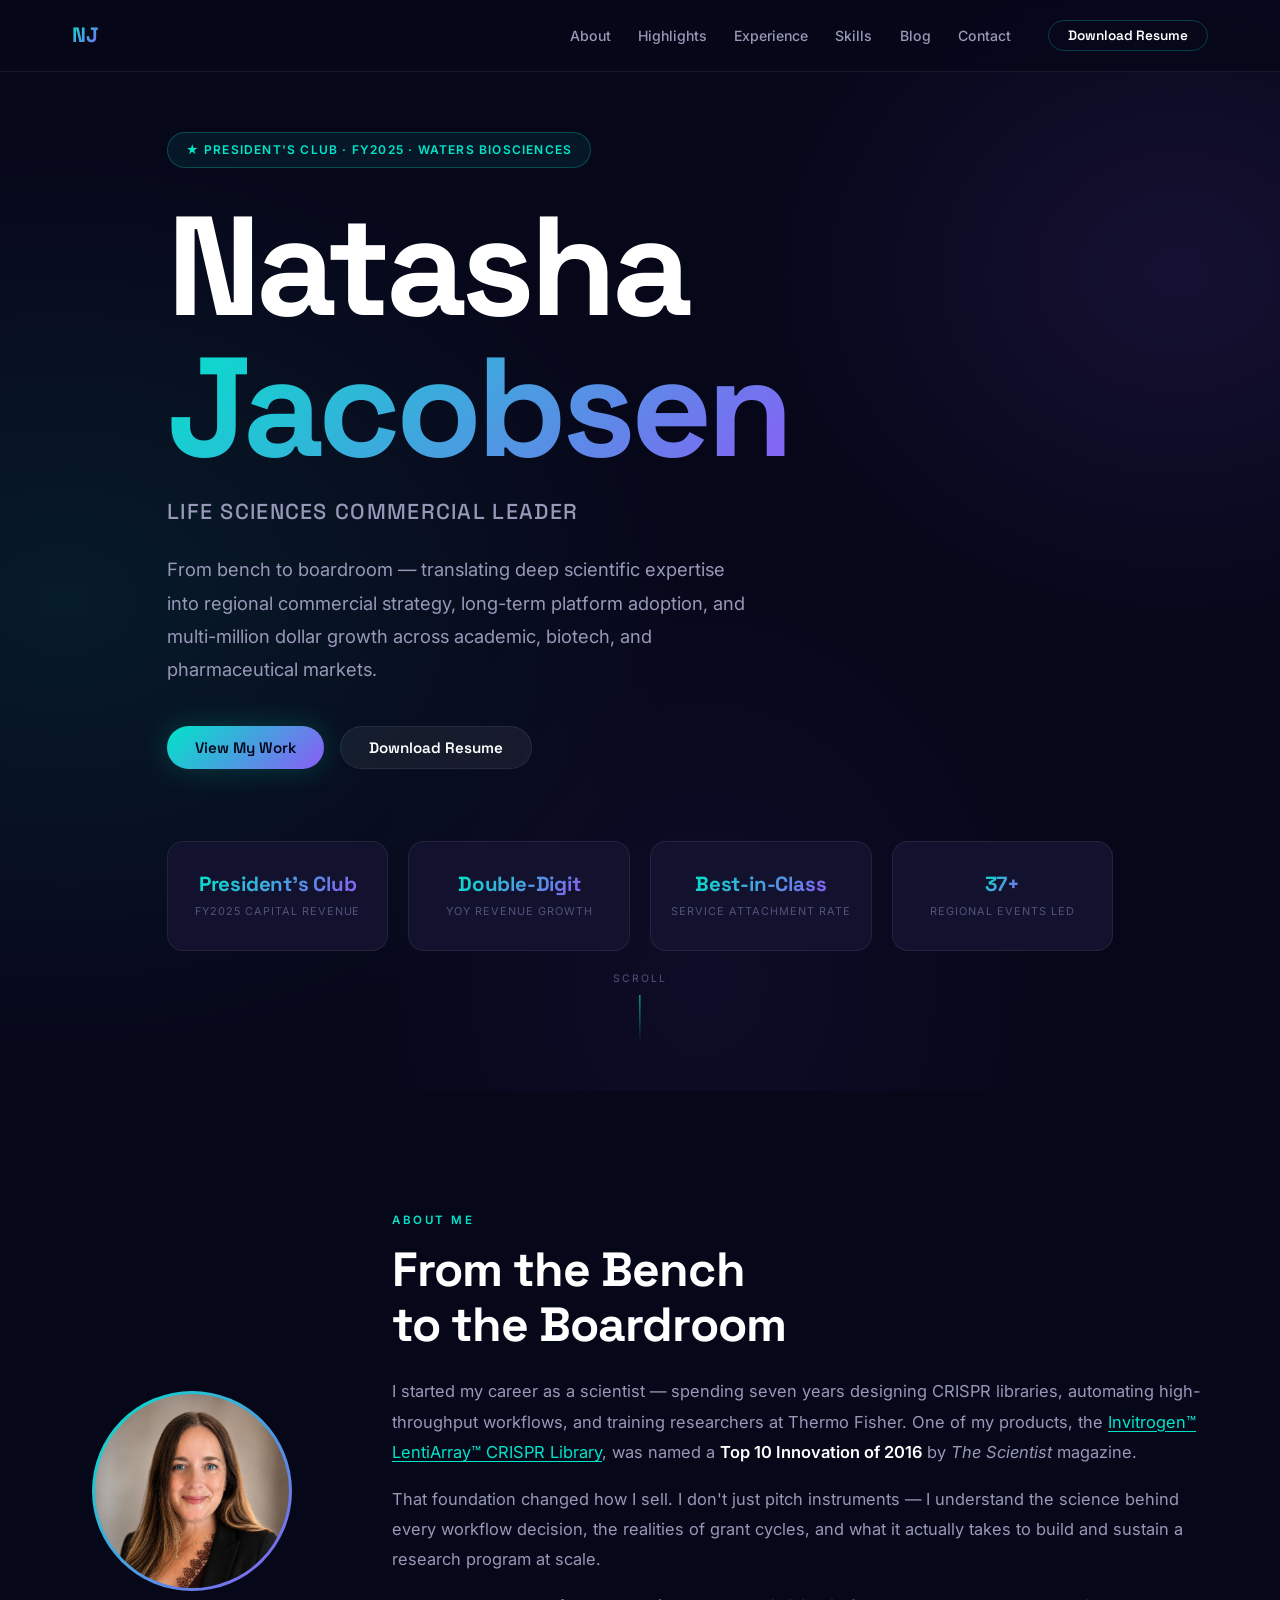
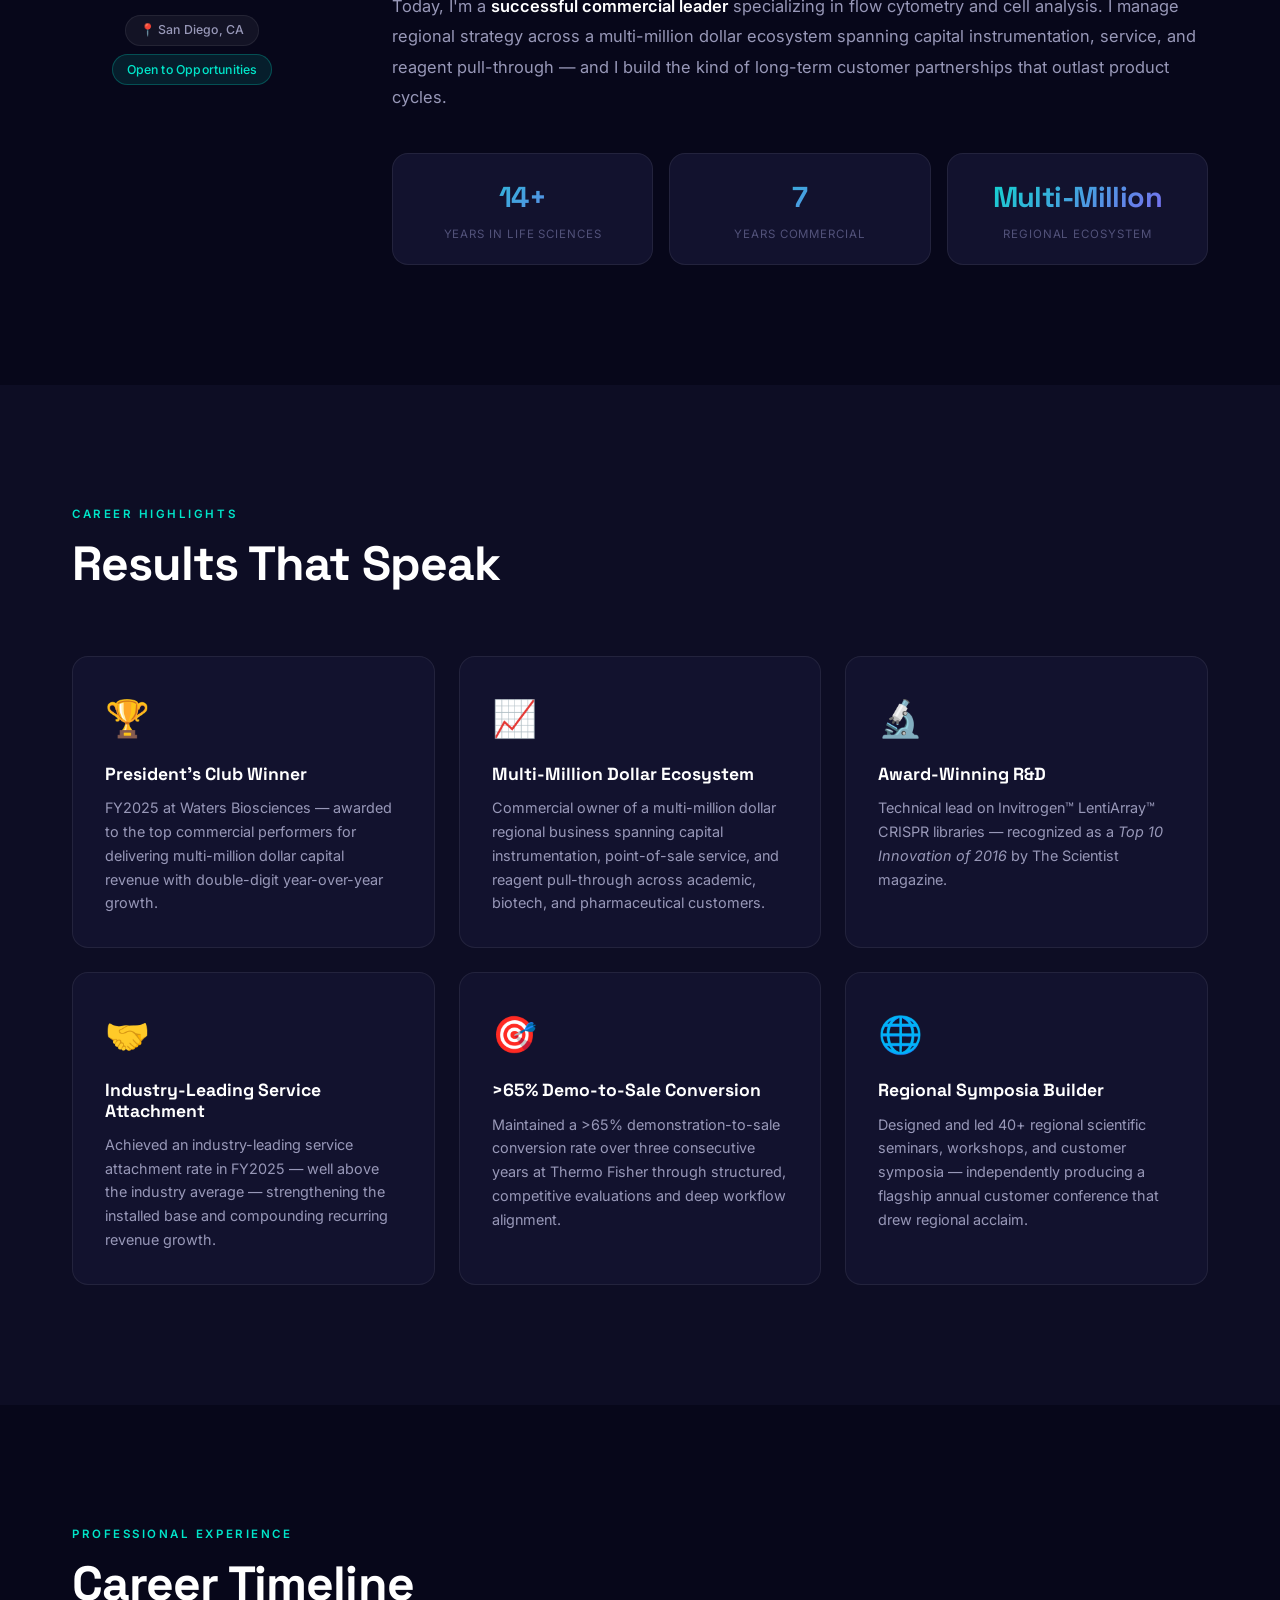
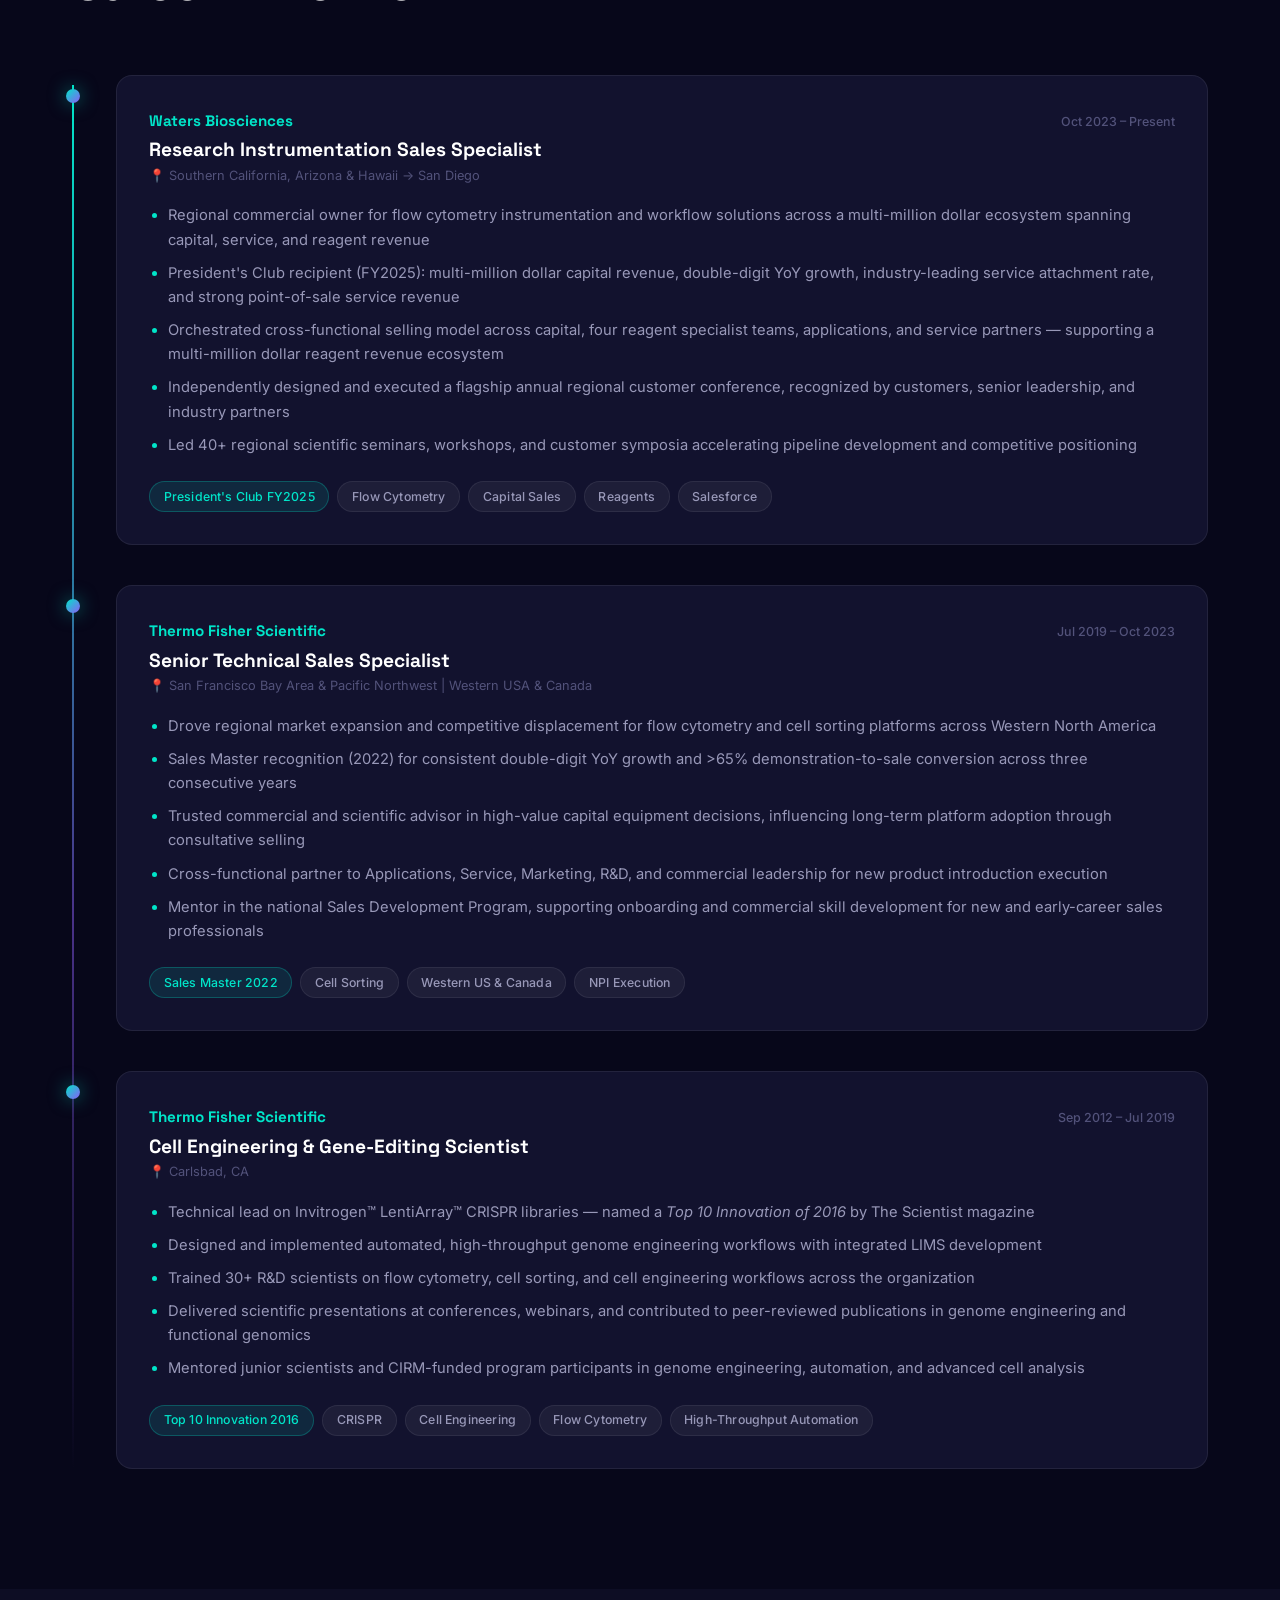
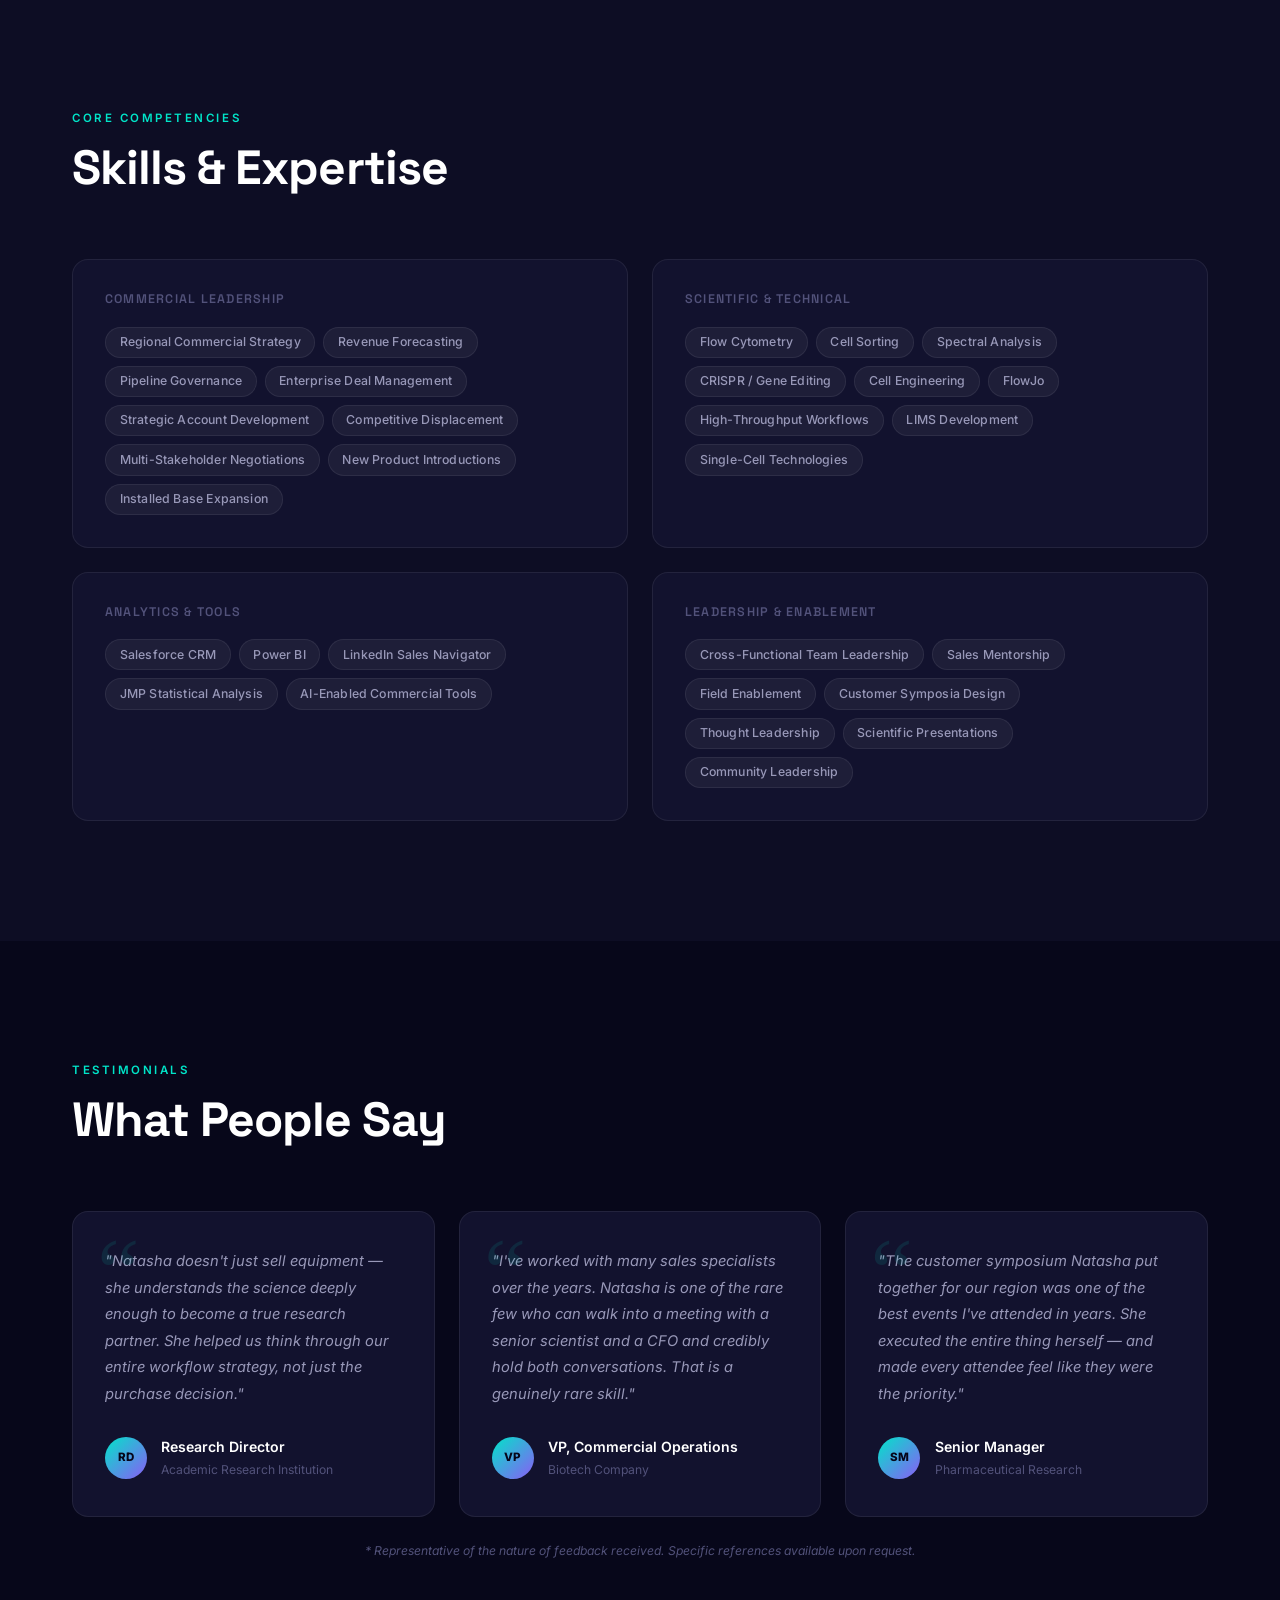
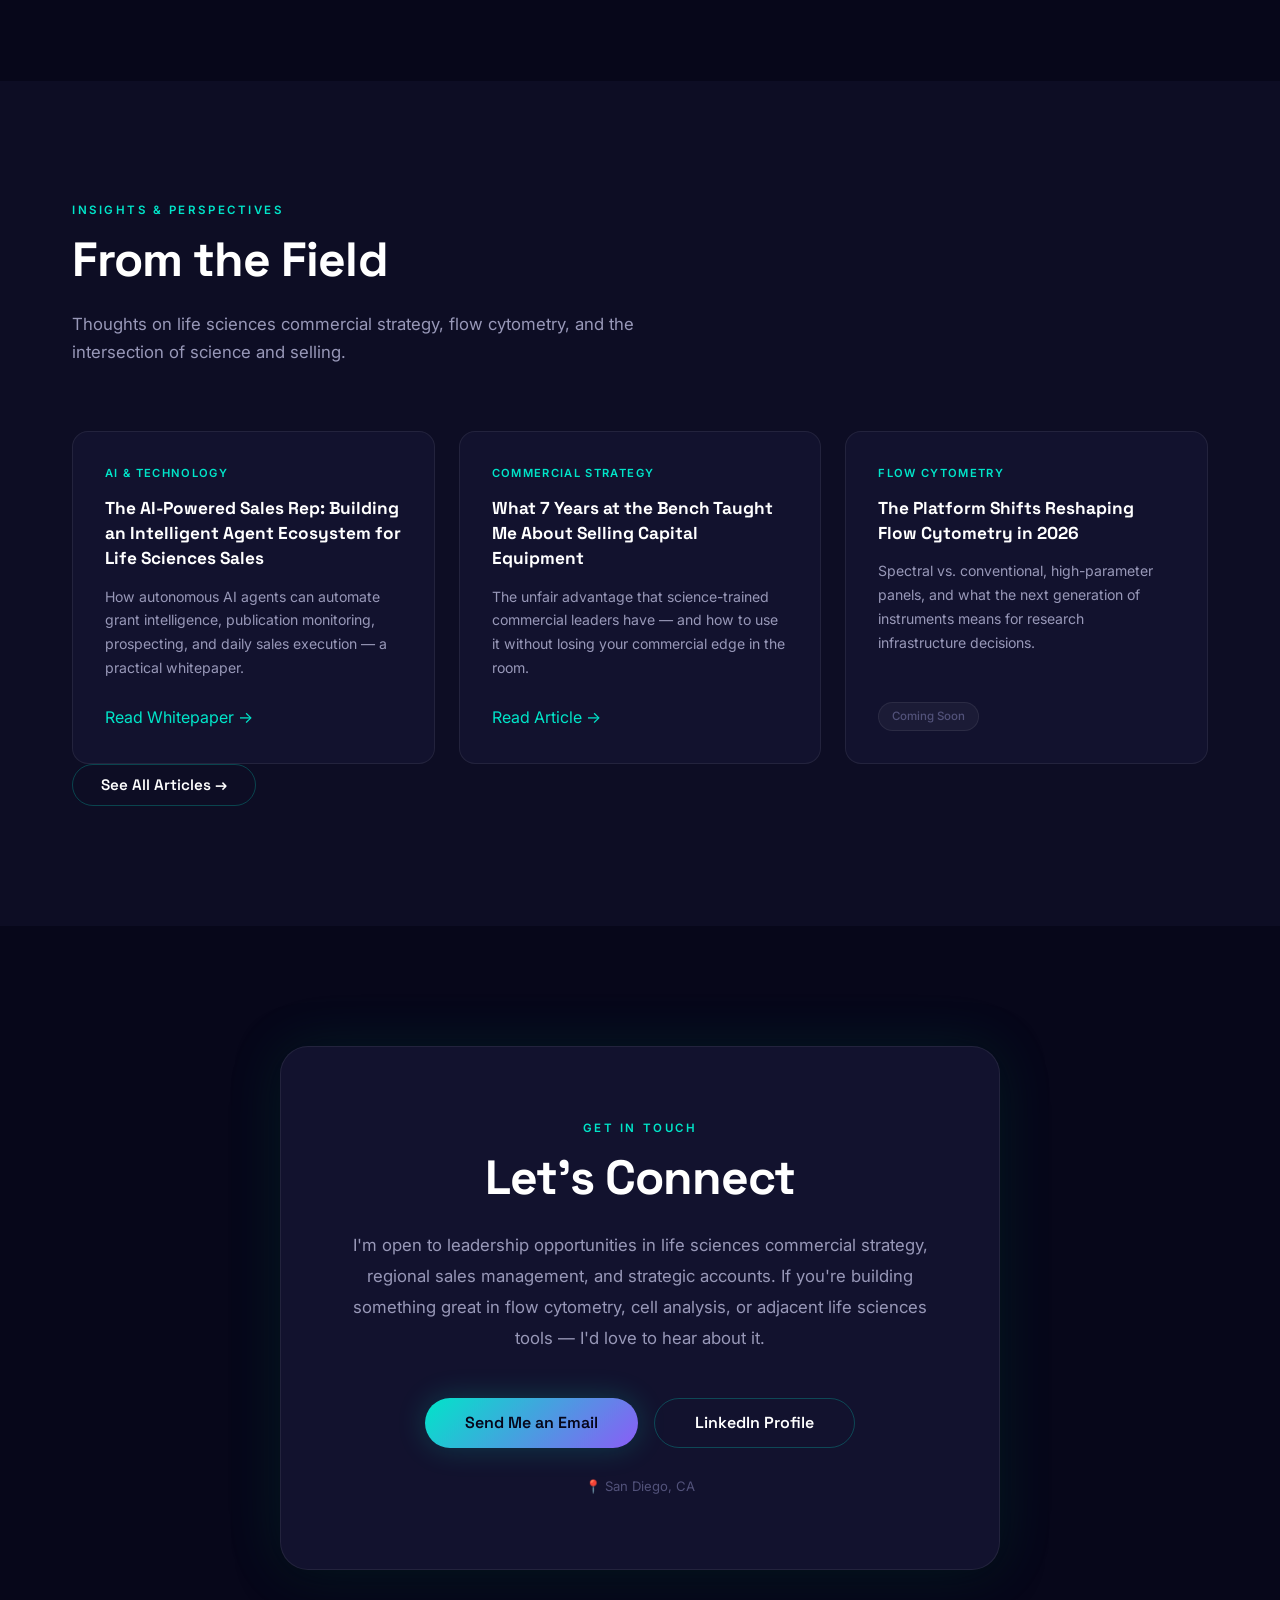
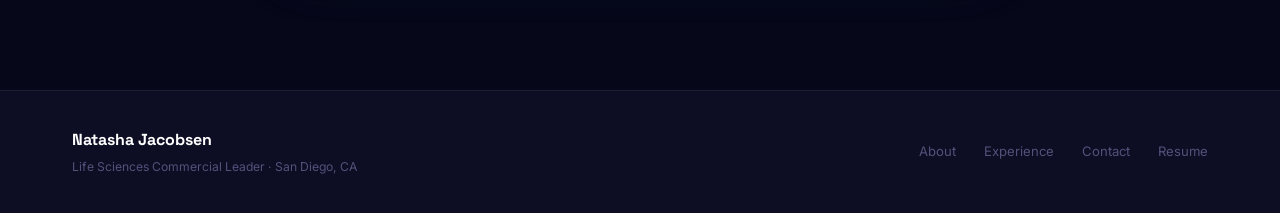
<file: index.html>
<!DOCTYPE html>
<html lang="en">
<head>
  <meta charset="UTF-8" />
  <meta name="viewport" content="width=device-width, initial-scale=1.0" />
  <meta name="description" content="Natasha Jacobsen — Life Sciences Commercial Leader. President's Club Winner. Flow Cytometry & Cell Analysis Expert. San Diego, CA." />
  <title>Natasha Jacobsen | Life Sciences Commercial Leader</title>
  <link rel="preconnect" href="https://fonts.googleapis.com" />
  <link rel="preconnect" href="https://fonts.gstatic.com" crossorigin />
  <link href="https://fonts.googleapis.com/css2?family=Inter:wght@300;400;500;600;700&family=Space+Grotesk:wght@400;500;600;700;800&display=swap" rel="stylesheet" />
  <link rel="stylesheet" href="css/style.css" />
</head>
<body>

  <!-- ═══════════════════════ NAVIGATION ═══════════════════════ -->
  <nav class="nav" id="nav">
    <div class="nav__inner">
      <a class="nav__logo" href="#hero">NJ</a>
      <ul class="nav__links" id="navLinks">
        <li><a href="#about">About</a></li>
        <li><a href="#highlights">Highlights</a></li>
        <li><a href="#experience">Experience</a></li>
        <li><a href="#skills">Skills</a></li>
        <li><a href="#blog">Blog</a></li>
        <li><a href="#contact">Contact</a></li>
      </ul>
      <a class="btn btn--outline btn--sm nav__resume" href="resume/NatashaJacobsen_Resume.pdf" download>Download Resume</a>
      <button class="nav__toggle" id="navToggle" aria-label="Toggle menu">
        <span></span><span></span><span></span>
      </button>
    </div>
  </nav>

  <!-- ═══════════════════════ HERO ═══════════════════════ -->
  <section class="hero" id="hero">
    <div class="hero__bg"></div>
    <div class="hero__content container">
      <div class="hero__badge reveal">&#9733; President's Club · FY2025 · Waters Biosciences</div>
      <h1 class="hero__name reveal">Natasha<br/><span class="gradient-text">Jacobsen</span></h1>
      <p class="hero__title reveal">Life Sciences Commercial Leader</p>
      <p class="hero__tagline reveal">
        From bench to boardroom — translating deep scientific expertise into regional commercial strategy, long-term platform adoption, and multi-million dollar growth across academic, biotech, and pharmaceutical markets.
      </p>
      <div class="hero__ctas reveal">
        <a href="#highlights" class="btn btn--primary">View My Work</a>
        <a href="resume/NatashaJacobsen_Resume.pdf" class="btn btn--ghost" download>Download Resume</a>
      </div>
      <div class="hero__metrics reveal">
        <div class="metric">
          <span class="metric__value">President's Club</span>
          <span class="metric__label">FY2025 Capital Revenue</span>
        </div>
        <div class="metric">
          <span class="metric__value">Double-Digit</span>
          <span class="metric__label">YoY Revenue Growth</span>
        </div>
        <div class="metric">
          <span class="metric__value">Best-in-Class</span>
          <span class="metric__label">Service Attachment Rate</span>
        </div>
        <div class="metric">
          <span class="metric__value" data-target="40" data-suffix="+">0+</span>
          <span class="metric__label">Regional Events Led</span>
        </div>
      </div>
    </div>
    <div class="hero__scroll-hint" aria-hidden="true">
      <span>Scroll</span>
      <div class="hero__scroll-line"></div>
    </div>
  </section>

  <!-- ═══════════════════════ ABOUT ═══════════════════════ -->
  <section class="section" id="about">
    <div class="container">
      <div class="about__grid">

        <div class="about__visual reveal">
          <div class="about__avatar">
            <img src="images/natasha_jacobsen_headshot_3.PNG" alt="Natasha Jacobsen" />
          </div>
          <div class="about__tags">
            <span class="tag">&#128205; San Diego, CA</span>
            <span class="tag tag--accent">Open to Opportunities</span>
          </div>
        </div>

        <div class="about__content reveal">
          <div class="section__label">About Me</div>
          <h2 class="section__title">From the Bench<br/>to the Boardroom</h2>
          <p>
            I started my career as a scientist — spending seven years designing CRISPR libraries, automating high-throughput workflows, and training researchers at Thermo Fisher. One of my products, the <a href="https://www.thermofisher.com/order/catalog/product/A31181" target="_blank" rel="noopener noreferrer">Invitrogen&#8482; LentiArray&#8482; CRISPR Library</a>, was named a <strong>Top 10 Innovation of 2016</strong> by <em>The Scientist</em> magazine.
          </p>
          <p>
            That foundation changed how I sell. I don't just pitch instruments — I understand the science behind every workflow decision, the realities of grant cycles, and what it actually takes to build and sustain a research program at scale.
          </p>
          <p>
            Today, I'm a <strong>successful commercial leader</strong> specializing in flow cytometry and cell analysis. I manage regional strategy across a multi-million dollar ecosystem spanning capital instrumentation, service, and reagent pull-through — and I build the kind of long-term customer partnerships that outlast product cycles.
          </p>
          <div class="about__highlights">
            <div class="about__highlight">
              <strong>14+</strong>
              <span>Years in Life Sciences</span>
            </div>
            <div class="about__highlight">
              <strong>7</strong>
              <span>Years Commercial</span>
            </div>
            <div class="about__highlight">
              <strong>Multi-Million</strong>
              <span>Regional Ecosystem</span>
            </div>
          </div>
        </div>

      </div>
    </div>
  </section>

  <!-- ═══════════════════════ HIGHLIGHTS ═══════════════════════ -->
  <section class="section section--dark" id="highlights">
    <div class="container">
      <div class="section__header reveal">
        <div class="section__label">Career Highlights</div>
        <h2 class="section__title">Results That Speak</h2>
      </div>
      <div class="highlights__grid">

        <div class="highlight-card reveal">
          <div class="highlight-card__icon">&#127942;</div>
          <h3>President's Club Winner</h3>
          <p>FY2025 at Waters Biosciences — awarded to the top commercial performers for delivering multi-million dollar capital revenue with double-digit year-over-year growth.</p>
        </div>

        <div class="highlight-card reveal">
          <div class="highlight-card__icon">&#128200;</div>
          <h3>Multi-Million Dollar Ecosystem</h3>
          <p>Commercial owner of a multi-million dollar regional business spanning capital instrumentation, point-of-sale service, and reagent pull-through across academic, biotech, and pharmaceutical customers.</p>
        </div>

        <div class="highlight-card reveal">
          <div class="highlight-card__icon">&#128300;</div>
          <h3>Award-Winning R&amp;D</h3>
          <p>Technical lead on Invitrogen&#8482; LentiArray&#8482; CRISPR libraries — recognized as a <em>Top 10 Innovation of 2016</em> by The Scientist magazine.</p>
        </div>

        <div class="highlight-card reveal">
          <div class="highlight-card__icon">&#129309;</div>
          <h3>Industry-Leading Service Attachment</h3>
          <p>Achieved an industry-leading service attachment rate in FY2025 — well above the industry average — strengthening the installed base and compounding recurring revenue growth.</p>
        </div>

        <div class="highlight-card reveal">
          <div class="highlight-card__icon">&#127919;</div>
          <h3>&gt;65% Demo-to-Sale Conversion</h3>
          <p>Maintained a >65% demonstration-to-sale conversion rate over three consecutive years at Thermo Fisher through structured, competitive evaluations and deep workflow alignment.</p>
        </div>

        <div class="highlight-card reveal">
          <div class="highlight-card__icon">&#127760;</div>
          <h3>Regional Symposia Builder</h3>
          <p>Designed and led 40+ regional scientific seminars, workshops, and customer symposia — independently producing a flagship annual customer conference that drew regional acclaim.</p>
        </div>

      </div>
    </div>
  </section>

  <!-- ═══════════════════════ EXPERIENCE ═══════════════════════ -->
  <section class="section" id="experience">
    <div class="container">
      <div class="section__header reveal">
        <div class="section__label">Professional Experience</div>
        <h2 class="section__title">Career Timeline</h2>
      </div>

      <div class="timeline">

        <div class="timeline__item reveal">
          <div class="timeline__marker"></div>
          <div class="timeline__card">
            <div class="timeline__meta">
              <span class="timeline__company">Waters Biosciences</span>
              <span class="timeline__period">Oct 2023 – Present</span>
            </div>
            <h3 class="timeline__role">Research Instrumentation Sales Specialist</h3>
            <p class="timeline__location">&#128205; Southern California, Arizona &amp; Hawaii &rarr; San Diego</p>
            <ul class="timeline__bullets">
              <li>Regional commercial owner for flow cytometry instrumentation and workflow solutions across a multi-million dollar ecosystem spanning capital, service, and reagent revenue</li>
              <li>President's Club recipient (FY2025): multi-million dollar capital revenue, double-digit YoY growth, industry-leading service attachment rate, and strong point-of-sale service revenue</li>
              <li>Orchestrated cross-functional selling model across capital, four reagent specialist teams, applications, and service partners — supporting a multi-million dollar reagent revenue ecosystem</li>
              <li>Independently designed and executed a flagship annual regional customer conference, recognized by customers, senior leadership, and industry partners</li>
              <li>Led 40+ regional scientific seminars, workshops, and customer symposia accelerating pipeline development and competitive positioning</li>
            </ul>
            <div class="timeline__tags">
              <span class="tag tag--accent">President's Club FY2025</span>
              <span class="tag">Flow Cytometry</span>
              <span class="tag">Capital Sales</span>
              <span class="tag">Reagents</span>
              <span class="tag">Salesforce</span>
            </div>
          </div>
        </div>

        <div class="timeline__item reveal">
          <div class="timeline__marker"></div>
          <div class="timeline__card">
            <div class="timeline__meta">
              <span class="timeline__company">Thermo Fisher Scientific</span>
              <span class="timeline__period">Jul 2019 – Oct 2023</span>
            </div>
            <h3 class="timeline__role">Senior Technical Sales Specialist</h3>
            <p class="timeline__location">&#128205; San Francisco Bay Area &amp; Pacific Northwest | Western USA &amp; Canada</p>
            <ul class="timeline__bullets">
              <li>Drove regional market expansion and competitive displacement for flow cytometry and cell sorting platforms across Western North America</li>
              <li>Sales Master recognition (2022) for consistent double-digit YoY growth and >65% demonstration-to-sale conversion across three consecutive years</li>
              <li>Trusted commercial and scientific advisor in high-value capital equipment decisions, influencing long-term platform adoption through consultative selling</li>
              <li>Cross-functional partner to Applications, Service, Marketing, R&amp;D, and commercial leadership for new product introduction execution</li>
              <li>Mentor in the national Sales Development Program, supporting onboarding and commercial skill development for new and early-career sales professionals</li>
            </ul>
            <div class="timeline__tags">
              <span class="tag tag--accent">Sales Master 2022</span>
              <span class="tag">Cell Sorting</span>
              <span class="tag">Western US &amp; Canada</span>
              <span class="tag">NPI Execution</span>
            </div>
          </div>
        </div>

        <div class="timeline__item reveal">
          <div class="timeline__marker"></div>
          <div class="timeline__card">
            <div class="timeline__meta">
              <span class="timeline__company">Thermo Fisher Scientific</span>
              <span class="timeline__period">Sep 2012 – Jul 2019</span>
            </div>
            <h3 class="timeline__role">Cell Engineering &amp; Gene-Editing Scientist</h3>
            <p class="timeline__location">&#128205; Carlsbad, CA</p>
            <ul class="timeline__bullets">
              <li>Technical lead on Invitrogen&#8482; LentiArray&#8482; CRISPR libraries — named a <em>Top 10 Innovation of 2016</em> by The Scientist magazine</li>
              <li>Designed and implemented automated, high-throughput genome engineering workflows with integrated LIMS development</li>
              <li>Trained 30+ R&amp;D scientists on flow cytometry, cell sorting, and cell engineering workflows across the organization</li>
              <li>Delivered scientific presentations at conferences, webinars, and contributed to peer-reviewed publications in genome engineering and functional genomics</li>
              <li>Mentored junior scientists and CIRM-funded program participants in genome engineering, automation, and advanced cell analysis</li>
            </ul>
            <div class="timeline__tags">
              <span class="tag tag--accent">Top 10 Innovation 2016</span>
              <span class="tag">CRISPR</span>
              <span class="tag">Cell Engineering</span>
              <span class="tag">Flow Cytometry</span>
              <span class="tag">High-Throughput Automation</span>
            </div>
          </div>
        </div>

      </div>
    </div>
  </section>

  <!-- ═══════════════════════ SKILLS ═══════════════════════ -->
  <section class="section section--dark" id="skills">
    <div class="container">
      <div class="section__header reveal">
        <div class="section__label">Core Competencies</div>
        <h2 class="section__title">Skills &amp; Expertise</h2>
      </div>
      <div class="skills__grid">

        <div class="skill-group reveal">
          <h3 class="skill-group__title">Commercial Leadership</h3>
          <div class="skill-group__tags">
            <span class="tag">Regional Commercial Strategy</span>
            <span class="tag">Revenue Forecasting</span>
            <span class="tag">Pipeline Governance</span>
            <span class="tag">Enterprise Deal Management</span>
            <span class="tag">Strategic Account Development</span>
            <span class="tag">Competitive Displacement</span>
            <span class="tag">Multi-Stakeholder Negotiations</span>
            <span class="tag">New Product Introductions</span>
            <span class="tag">Installed Base Expansion</span>
          </div>
        </div>

        <div class="skill-group reveal">
          <h3 class="skill-group__title">Scientific &amp; Technical</h3>
          <div class="skill-group__tags">
            <span class="tag">Flow Cytometry</span>
            <span class="tag">Cell Sorting</span>
            <span class="tag">Spectral Analysis</span>
            <span class="tag">CRISPR / Gene Editing</span>
            <span class="tag">Cell Engineering</span>
            <span class="tag">FlowJo</span>
            <span class="tag">High-Throughput Workflows</span>
            <span class="tag">LIMS Development</span>
            <span class="tag">Single-Cell Technologies</span>
          </div>
        </div>

        <div class="skill-group reveal">
          <h3 class="skill-group__title">Analytics &amp; Tools</h3>
          <div class="skill-group__tags">
            <span class="tag">Salesforce CRM</span>
            <span class="tag">Power BI</span>
            <span class="tag">LinkedIn Sales Navigator</span>
            <span class="tag">JMP Statistical Analysis</span>
            <span class="tag">AI-Enabled Commercial Tools</span>
          </div>
        </div>

        <div class="skill-group reveal">
          <h3 class="skill-group__title">Leadership &amp; Enablement</h3>
          <div class="skill-group__tags">
            <span class="tag">Cross-Functional Team Leadership</span>
            <span class="tag">Sales Mentorship</span>
            <span class="tag">Field Enablement</span>
            <span class="tag">Customer Symposia Design</span>
            <span class="tag">Thought Leadership</span>
            <span class="tag">Scientific Presentations</span>
            <span class="tag">Community Leadership</span>
          </div>
        </div>

      </div>
    </div>
  </section>

  <!-- ═══════════════════════ TESTIMONIALS ═══════════════════════ -->
  <section class="section" id="testimonials">
    <div class="container">
      <div class="section__header reveal">
        <div class="section__label">Testimonials</div>
        <h2 class="section__title">What People Say</h2>
      </div>
      <div class="testimonials__grid">
        <!-- PLACEHOLDER: These cards are representative placeholders. Replace with actual quotes from colleagues, managers, and customers. -->
        <div class="testimonial-card reveal">
          <div class="testimonial-card__quote">
            "Natasha doesn't just sell equipment — she understands the science deeply enough to become a true research partner. She helped us think through our entire workflow strategy, not just the purchase decision."
          </div>
          <div class="testimonial-card__author">
            <div class="testimonial-card__avatar">RD</div>
            <div>
              <strong>Research Director</strong>
              <span>Academic Research Institution</span>
            </div>
          </div>
        </div>
        <div class="testimonial-card reveal">
          <div class="testimonial-card__quote">
            "I've worked with many sales specialists over the years. Natasha is one of the rare few who can walk into a meeting with a senior scientist and a CFO and credibly hold both conversations. That is a genuinely rare skill."
          </div>
          <div class="testimonial-card__author">
            <div class="testimonial-card__avatar">VP</div>
            <div>
              <strong>VP, Commercial Operations</strong>
              <span>Biotech Company</span>
            </div>
          </div>
        </div>
        <div class="testimonial-card reveal">
          <div class="testimonial-card__quote">
            "The customer symposium Natasha put together for our region was one of the best events I've attended in years. She executed the entire thing herself — and made every attendee feel like they were the priority."
          </div>
          <div class="testimonial-card__author">
            <div class="testimonial-card__avatar">SM</div>
            <div>
              <strong>Senior Manager</strong>
              <span>Pharmaceutical Research</span>
            </div>
          </div>
        </div>
      </div>
      <p class="testimonials__note reveal">* Representative of the nature of feedback received. Specific references available upon request.</p>
    </div>
  </section>

  <!-- ═══════════════════════ BLOG ═══════════════════════ -->
  <section class="section section--dark" id="blog">
    <div class="container">
      <div class="section__header reveal">
        <div class="section__label">Insights &amp; Perspectives</div>
        <h2 class="section__title">From the Field</h2>
        <p class="section__subtitle">Thoughts on life sciences commercial strategy, flow cytometry, and the intersection of science and selling.</p>
      </div>
      <div class="blog__grid">

        <a class="blog-card blog-card--link reveal" href="blog/ai-agents-flow-cytometry-sales.html">
          <div class="blog-card__tag">AI &amp; Technology</div>
          <h3 class="blog-card__title">The AI-Powered Sales Rep: Building an Intelligent Agent Ecosystem for Life Sciences Sales</h3>
          <p class="blog-card__excerpt">How autonomous AI agents can automate grant intelligence, publication monitoring, prospecting, and daily sales execution — a practical whitepaper.</p>
          <div class="blog-card__footer">
            <span class="blog-card__read-more">Read Whitepaper &rarr;</span>
          </div>
        </a>

        <a class="blog-card blog-card--link reveal" href="blog/what-7-years-bench-taught-me.html">
          <div class="blog-card__tag">Commercial Strategy</div>
          <h3 class="blog-card__title">What 7 Years at the Bench Taught Me About Selling Capital Equipment</h3>
          <p class="blog-card__excerpt">The unfair advantage that science-trained commercial leaders have — and how to use it without losing your commercial edge in the room.</p>
          <div class="blog-card__footer">
            <span class="blog-card__read-more">Read Article &rarr;</span>
          </div>
        </a>

        <a class="blog-card blog-card--link reveal" href="blog/platform-shifts-flow-cytometry-2026.html">
          <div class="blog-card__tag">Flow Cytometry</div>
          <h3 class="blog-card__title">The Platform Shifts Reshaping Flow Cytometry in 2026</h3>
          <p class="blog-card__excerpt">Spectral vs. conventional, high-parameter panels, and what the next generation of instruments means for research infrastructure decisions.</p>
          <div class="blog-card__footer">
            <span class="blog-card__status">Coming Soon</span>
          </div>
        </a>

      </div>
      <div class="blog__see-all reveal">
        <a href="blog/" class="btn btn--outline">See All Articles &rarr;</a>
      </div>
    </div>
  </section>

  <!-- ═══════════════════════ CONTACT ═══════════════════════ -->
  <section class="section contact" id="contact">
    <div class="container">
      <div class="contact__inner reveal">
        <div class="section__label">Get In Touch</div>
        <h2 class="section__title">Let's Connect</h2>
        <p class="contact__text">
          I'm open to leadership opportunities in life sciences commercial strategy, regional sales management, and strategic accounts. If you're building something great in flow cytometry, cell analysis, or adjacent life sciences tools — I'd love to hear about it.
        </p>
        <div class="contact__actions">
          <a href="mailto:natashadjacobsen@gmail.com" class="btn btn--primary btn--lg">Send Me an Email</a>
          <a href="https://www.linkedin.com/in/natashajacobsen/" class="btn btn--outline btn--lg" target="_blank" rel="noopener noreferrer">LinkedIn Profile</a>
        </div>
        <p class="contact__location">&#128205; San Diego, CA</p>
      </div>
    </div>
  </section>

  <!-- ═══════════════════════ FOOTER ═══════════════════════ -->
  <footer class="footer">
    <div class="container footer__inner">
      <div class="footer__left">
        <span class="footer__name">Natasha Jacobsen</span>
        <span class="footer__tagline">Life Sciences Commercial Leader &middot; San Diego, CA</span>
      </div>
      <div class="footer__links">
        <a href="#about">About</a>
        <a href="#experience">Experience</a>
        <a href="#contact">Contact</a>
        <a href="resume/NatashaJacobsen_Resume.pdf" download>Resume</a>
      </div>
    </div>
  </footer>

  <script src="js/main.js"></script>
</body>
</html>
</file>
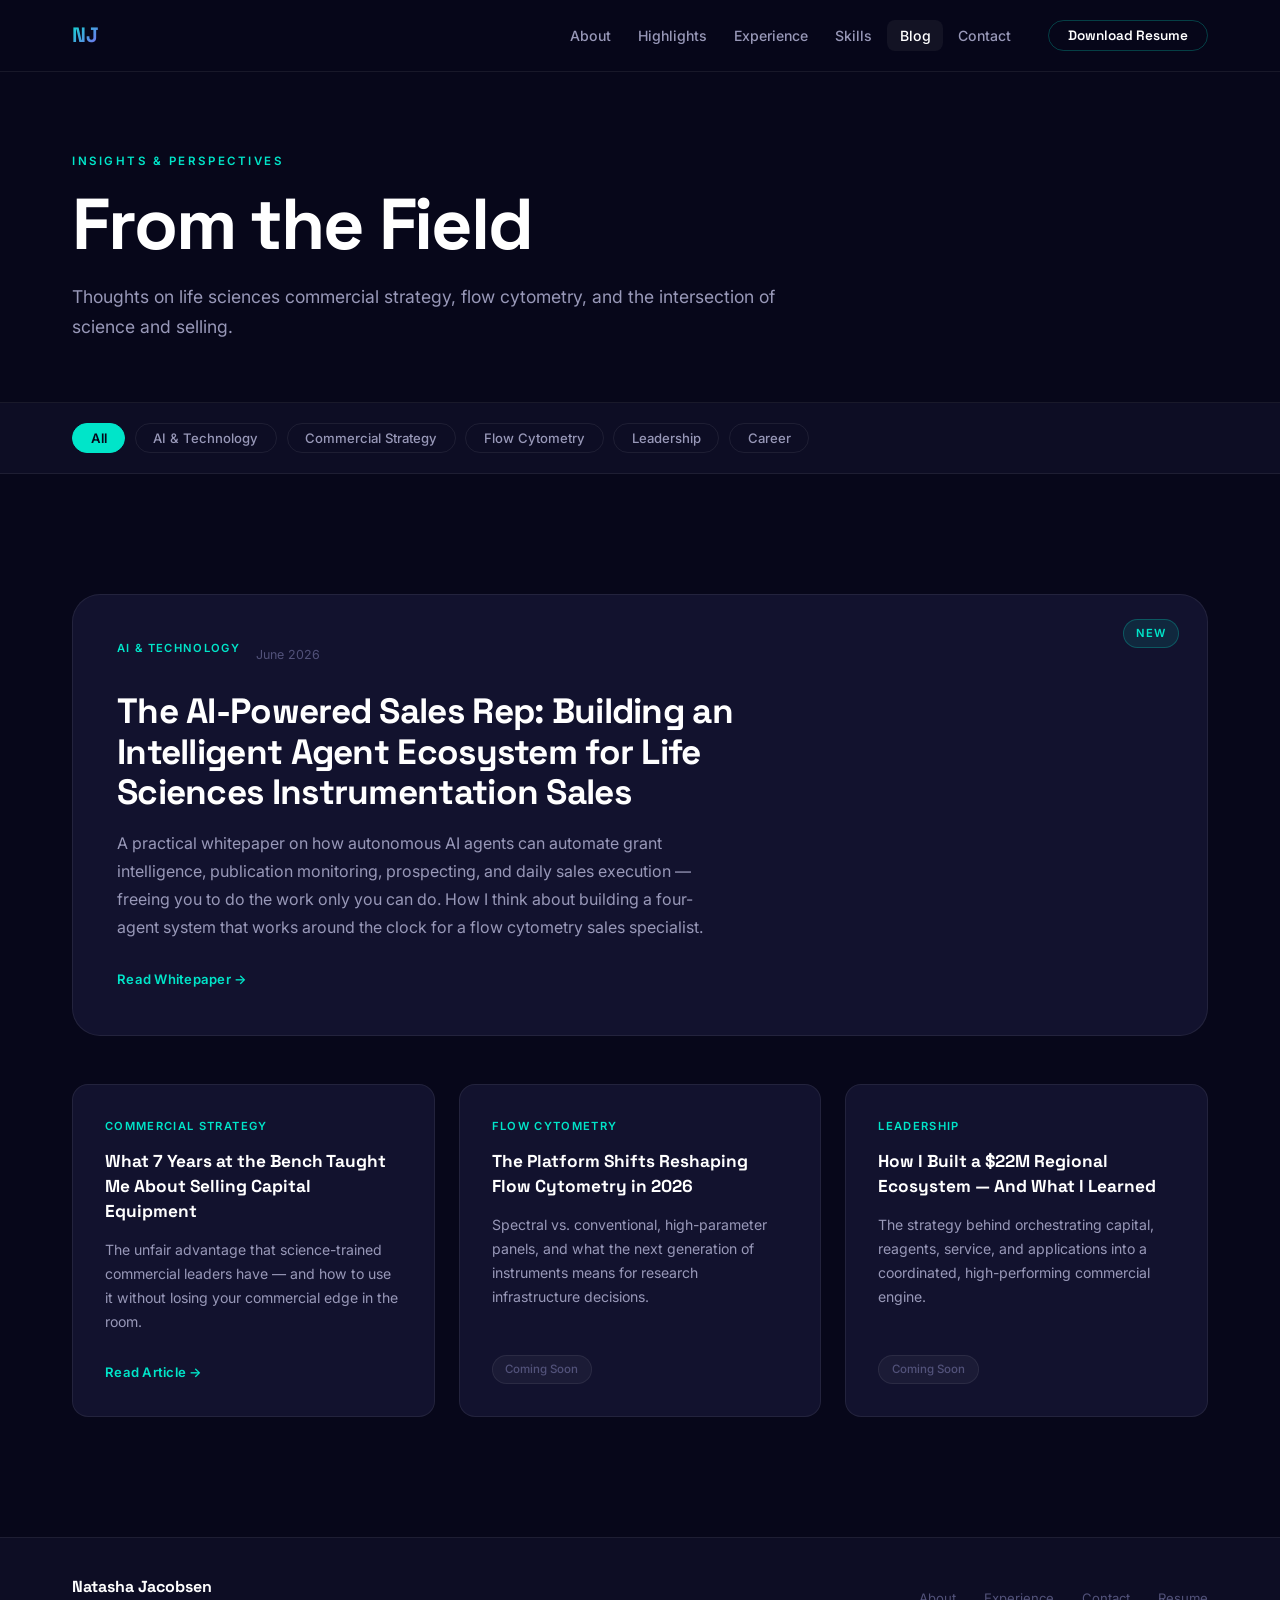
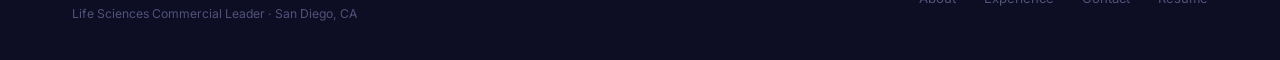
<file: blog/index.html>
<!DOCTYPE html>
<html lang="en">
<head>
  <meta charset="UTF-8" />
  <meta name="viewport" content="width=device-width, initial-scale=1.0" />
  <meta name="description" content="Blog — Natasha Jacobsen. Insights on life sciences commercial strategy, flow cytometry, and the intersection of science and selling." />
  <title>Blog | Natasha Jacobsen</title>
  <link rel="preconnect" href="https://fonts.googleapis.com" />
  <link rel="preconnect" href="https://fonts.gstatic.com" crossorigin />
  <link href="https://fonts.googleapis.com/css2?family=Inter:wght@300;400;500;600;700&family=Space+Grotesk:wght@400;500;600;700;800&display=swap" rel="stylesheet" />
  <link rel="stylesheet" href="../css/style.css" />
  <link rel="stylesheet" href="../css/blog.css" />
</head>
<body>

  <!-- ═══════════════════════ NAVIGATION ═══════════════════════ -->
  <nav class="nav" id="nav">
    <div class="nav__inner">
      <a class="nav__logo" href="../index.html">NJ</a>
      <ul class="nav__links" id="navLinks">
        <li><a href="../index.html#about">About</a></li>
        <li><a href="../index.html#highlights">Highlights</a></li>
        <li><a href="../index.html#experience">Experience</a></li>
        <li><a href="../index.html#skills">Skills</a></li>
        <li><a href="../blog/" class="active">Blog</a></li>
        <li><a href="../index.html#contact">Contact</a></li>
      </ul>
      <a class="btn btn--outline btn--sm nav__resume" href="../resume/NatashaJacobsen_Resume.pdf" download>Download Resume</a>
      <button class="nav__toggle" id="navToggle" aria-label="Toggle menu">
        <span></span><span></span><span></span>
      </button>
    </div>
  </nav>

  <!-- ═══════════════════════ BLOG HERO ═══════════════════════ -->
  <section class="blog-listing-hero">
    <div class="container">
      <div class="blog-listing-hero__inner reveal">
        <div class="section__label">Insights &amp; Perspectives</div>
        <h1 class="blog-listing-hero__title">From the Field</h1>
        <p class="blog-listing-hero__subtitle">
          Thoughts on life sciences commercial strategy, flow cytometry, and the intersection of science and selling.
        </p>
      </div>
    </div>
  </section>

  <!-- ═══════════════════════ FILTERS ═══════════════════════ -->
  <section class="blog-filters">
    <div class="container">
      <div class="blog-filters__inner reveal">
        <button class="filter-btn active" data-filter="all">All</button>
        <button class="filter-btn" data-filter="AI & Technology">AI &amp; Technology</button>
        <button class="filter-btn" data-filter="Commercial Strategy">Commercial Strategy</button>
        <button class="filter-btn" data-filter="Flow Cytometry">Flow Cytometry</button>
        <button class="filter-btn" data-filter="Leadership">Leadership</button>
        <button class="filter-btn" data-filter="Career">Career</button>
      </div>
    </div>
  </section>

  <!-- ═══════════════════════ ARTICLES ═══════════════════════ -->
  <section class="section blog-listing">
    <div class="container">

      <!-- ── Featured (first/latest) ── -->
      <div class="blog-featured reveal" data-category="AI & Technology">
        <a href="ai-agents-flow-cytometry-sales.html" class="blog-featured__link">
          <div class="blog-featured__content">
            <div class="blog-featured__meta">
              <span class="blog-card__tag">AI &amp; Technology</span>
              <span class="blog-featured__date">June 2026</span>
            </div>
            <h2 class="blog-featured__title">The AI-Powered Sales Rep: Building an Intelligent Agent Ecosystem for Life Sciences Instrumentation Sales</h2>
            <p class="blog-featured__excerpt">
              A practical whitepaper on how autonomous AI agents can automate grant intelligence, publication monitoring, prospecting, and daily sales execution — freeing you to do the work only you can do. How I think about building a four-agent system that works around the clock for a flow cytometry sales specialist.
            </p>
            <span class="blog-card__read-more">Read Whitepaper &rarr;</span>
          </div>
          <div class="blog-featured__badge">New</div>
        </a>
      </div>

      <!-- ── Article Grid ── -->
      <div class="blog-listing__grid" id="articleGrid">

        <a class="blog-card blog-card--link reveal" href="what-7-years-bench-taught-me.html" data-category="Commercial Strategy">
          <div class="blog-card__tag">Commercial Strategy</div>
          <h3 class="blog-card__title">What 7 Years at the Bench Taught Me About Selling Capital Equipment</h3>
          <p class="blog-card__excerpt">The unfair advantage that science-trained commercial leaders have — and how to use it without losing your commercial edge in the room.</p>
          <div class="blog-card__footer">
            <span class="blog-card__read-more">Read Article &rarr;</span>
          </div>
        </a>

        <a class="blog-card blog-card--link reveal" href="platform-shifts-flow-cytometry-2026.html" data-category="Flow Cytometry">
          <div class="blog-card__tag">Flow Cytometry</div>
          <h3 class="blog-card__title">The Platform Shifts Reshaping Flow Cytometry in 2026</h3>
          <p class="blog-card__excerpt">Spectral vs. conventional, high-parameter panels, and what the next generation of instruments means for research infrastructure decisions.</p>
          <div class="blog-card__footer">
            <span class="blog-card__status">Coming Soon</span>
          </div>
        </a>

        <a class="blog-card blog-card--link reveal" href="how-i-built-22m-regional-ecosystem.html" data-category="Leadership">
          <div class="blog-card__tag">Leadership</div>
          <h3 class="blog-card__title">How I Built a $22M Regional Ecosystem — And What I Learned</h3>
          <p class="blog-card__excerpt">The strategy behind orchestrating capital, reagents, service, and applications into a coordinated, high-performing commercial engine.</p>
          <div class="blog-card__footer">
            <span class="blog-card__status">Coming Soon</span>
          </div>
        </a>

        <!-- ─────────────────────────────────────────────────
          ADD NEW ARTICLES BELOW THIS LINE.
          Copy one <a class="blog-card ..."> block, paste it here,
          update: href, data-category, tag, title, excerpt, date.
          The filter system and grid will handle the rest automatically.
        ───────────────────────────────────────────────────── -->

      </div>

      <!-- ── Empty state (shown when filter returns nothing) ── -->
      <div class="blog-empty" id="blogEmpty" style="display:none;">
        <p>No articles in this category yet — check back soon.</p>
      </div>

    </div>
  </section>

  <!-- ═══════════════════════ FOOTER ═══════════════════════ -->
  <footer class="footer">
    <div class="container footer__inner">
      <div class="footer__left">
        <span class="footer__name">Natasha Jacobsen</span>
        <span class="footer__tagline">Life Sciences Commercial Leader &middot; San Diego, CA</span>
      </div>
      <div class="footer__links">
        <a href="../index.html#about">About</a>
        <a href="../index.html#experience">Experience</a>
        <a href="../index.html#contact">Contact</a>
        <a href="../resume/NatashaJacobsen_Resume.pdf" download>Resume</a>
      </div>
    </div>
  </footer>

  <script src="../js/main.js"></script>
  <script src="../js/blog.js"></script>
</body>
</html>
</file>
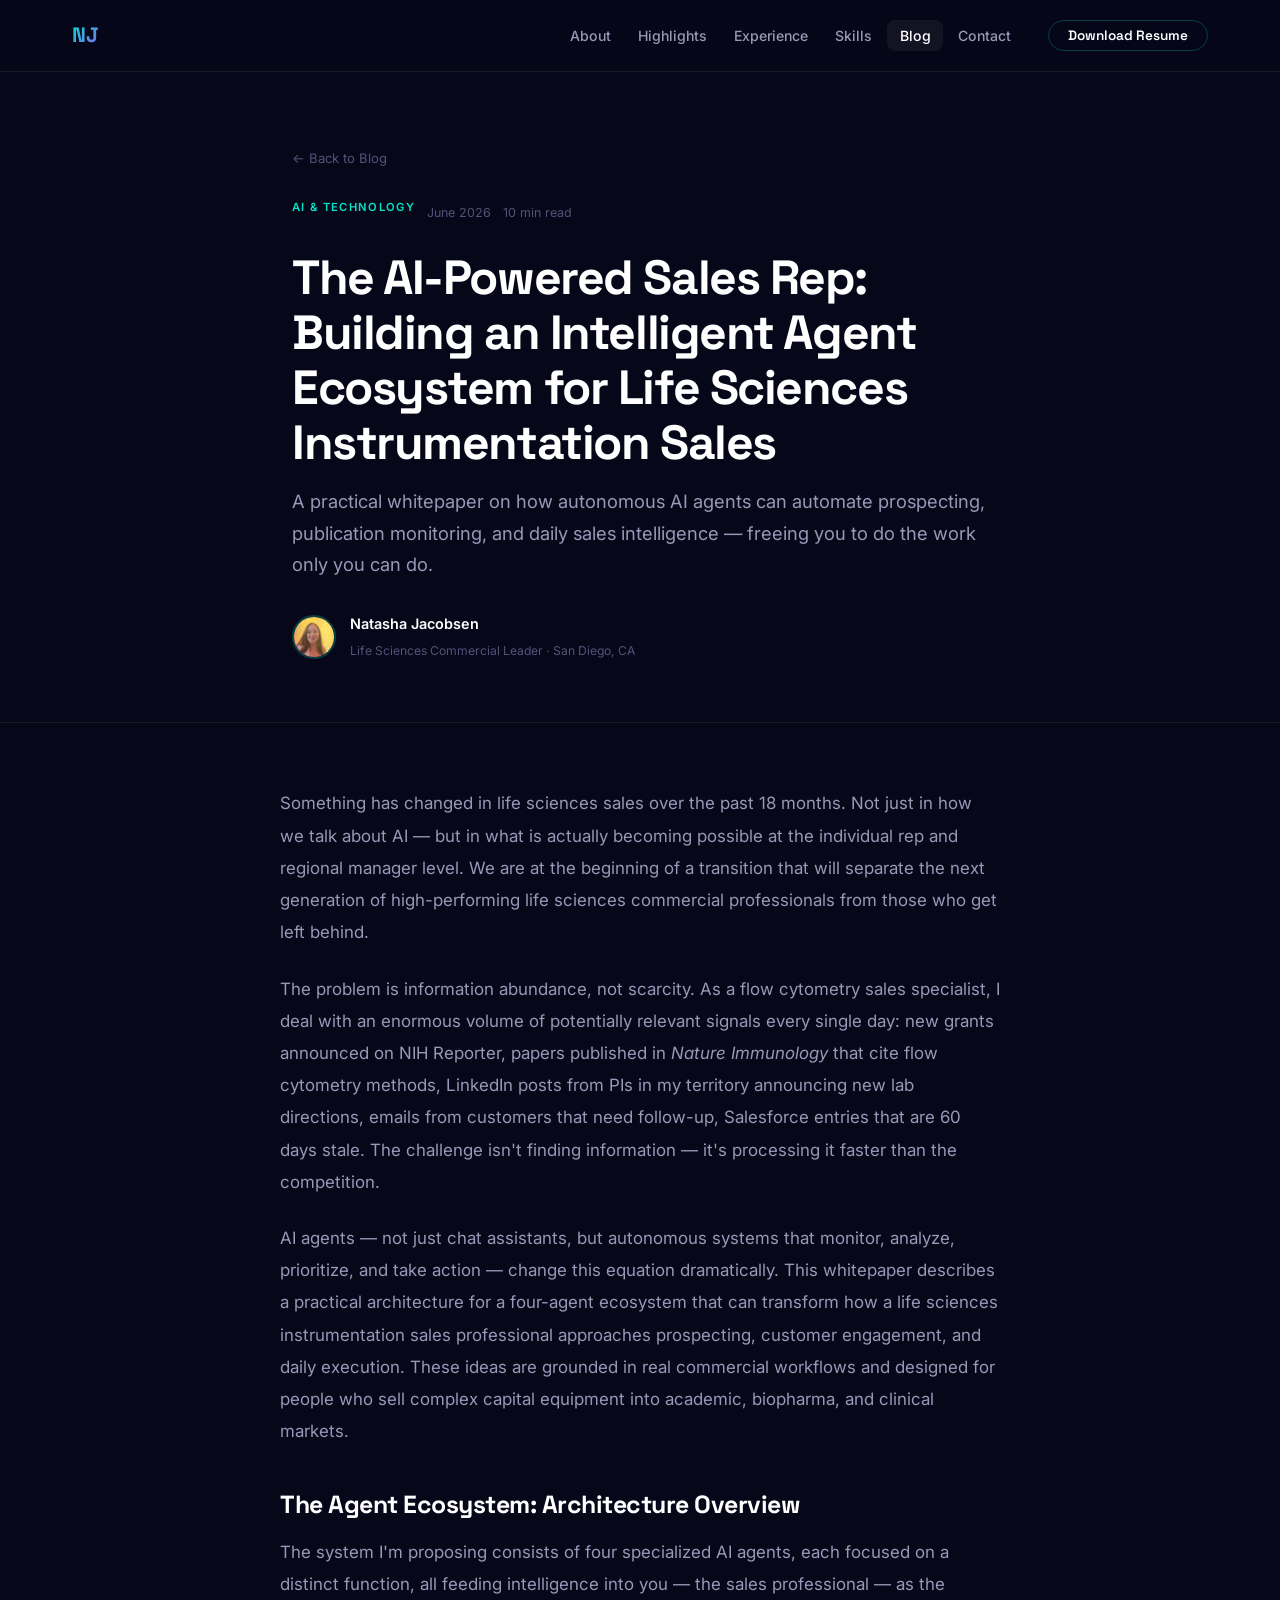
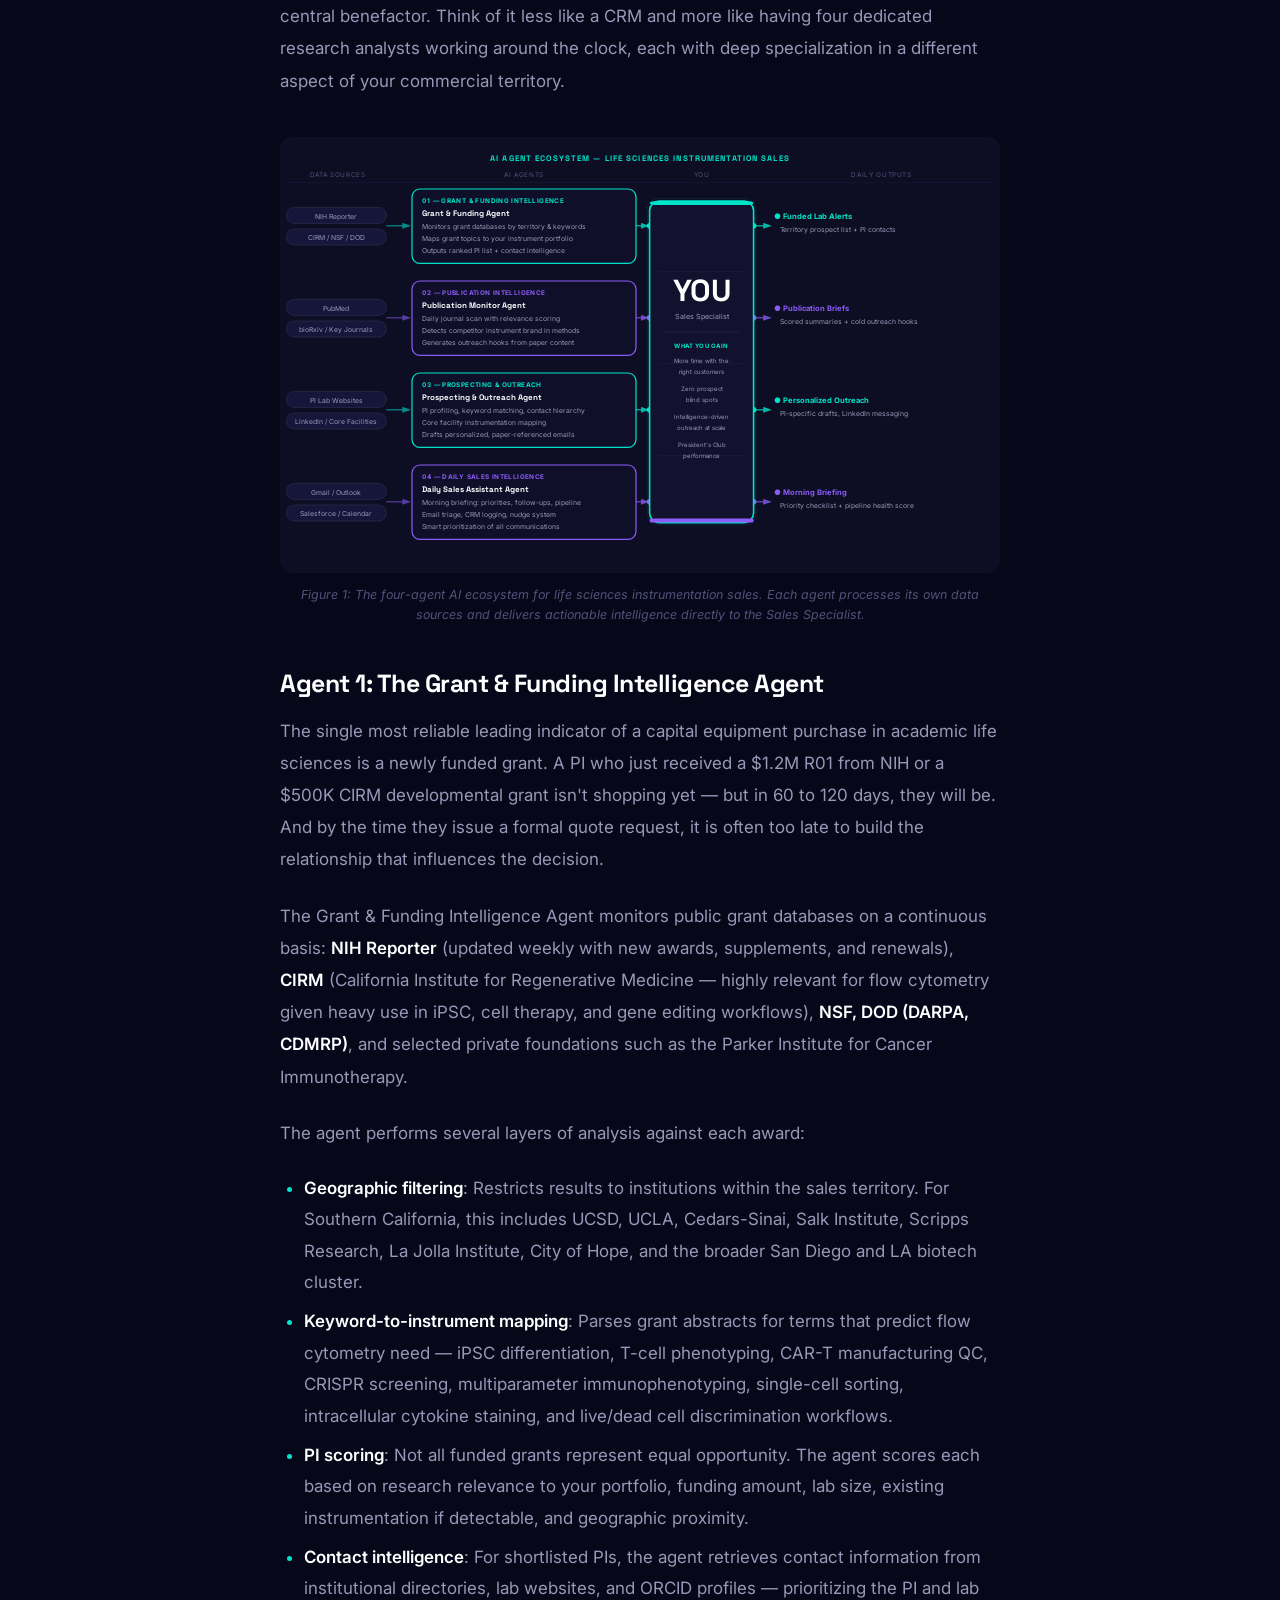
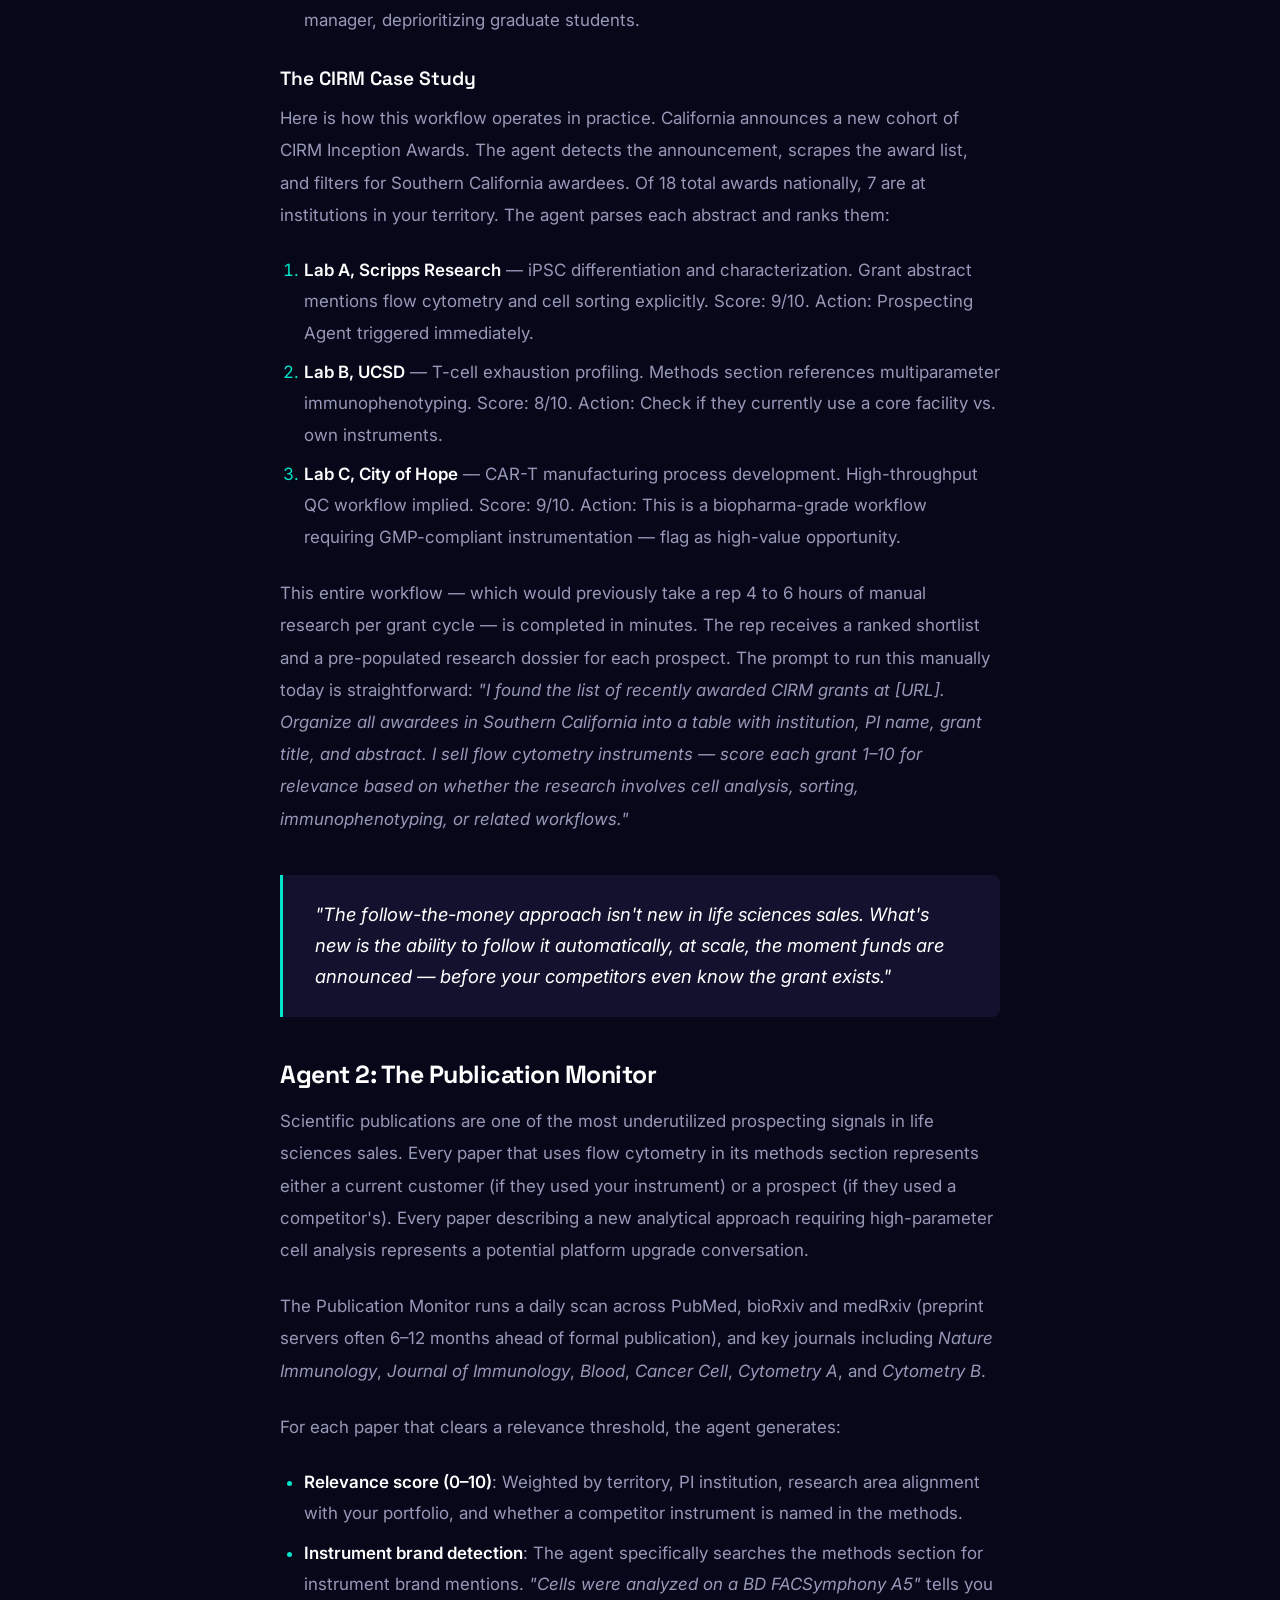
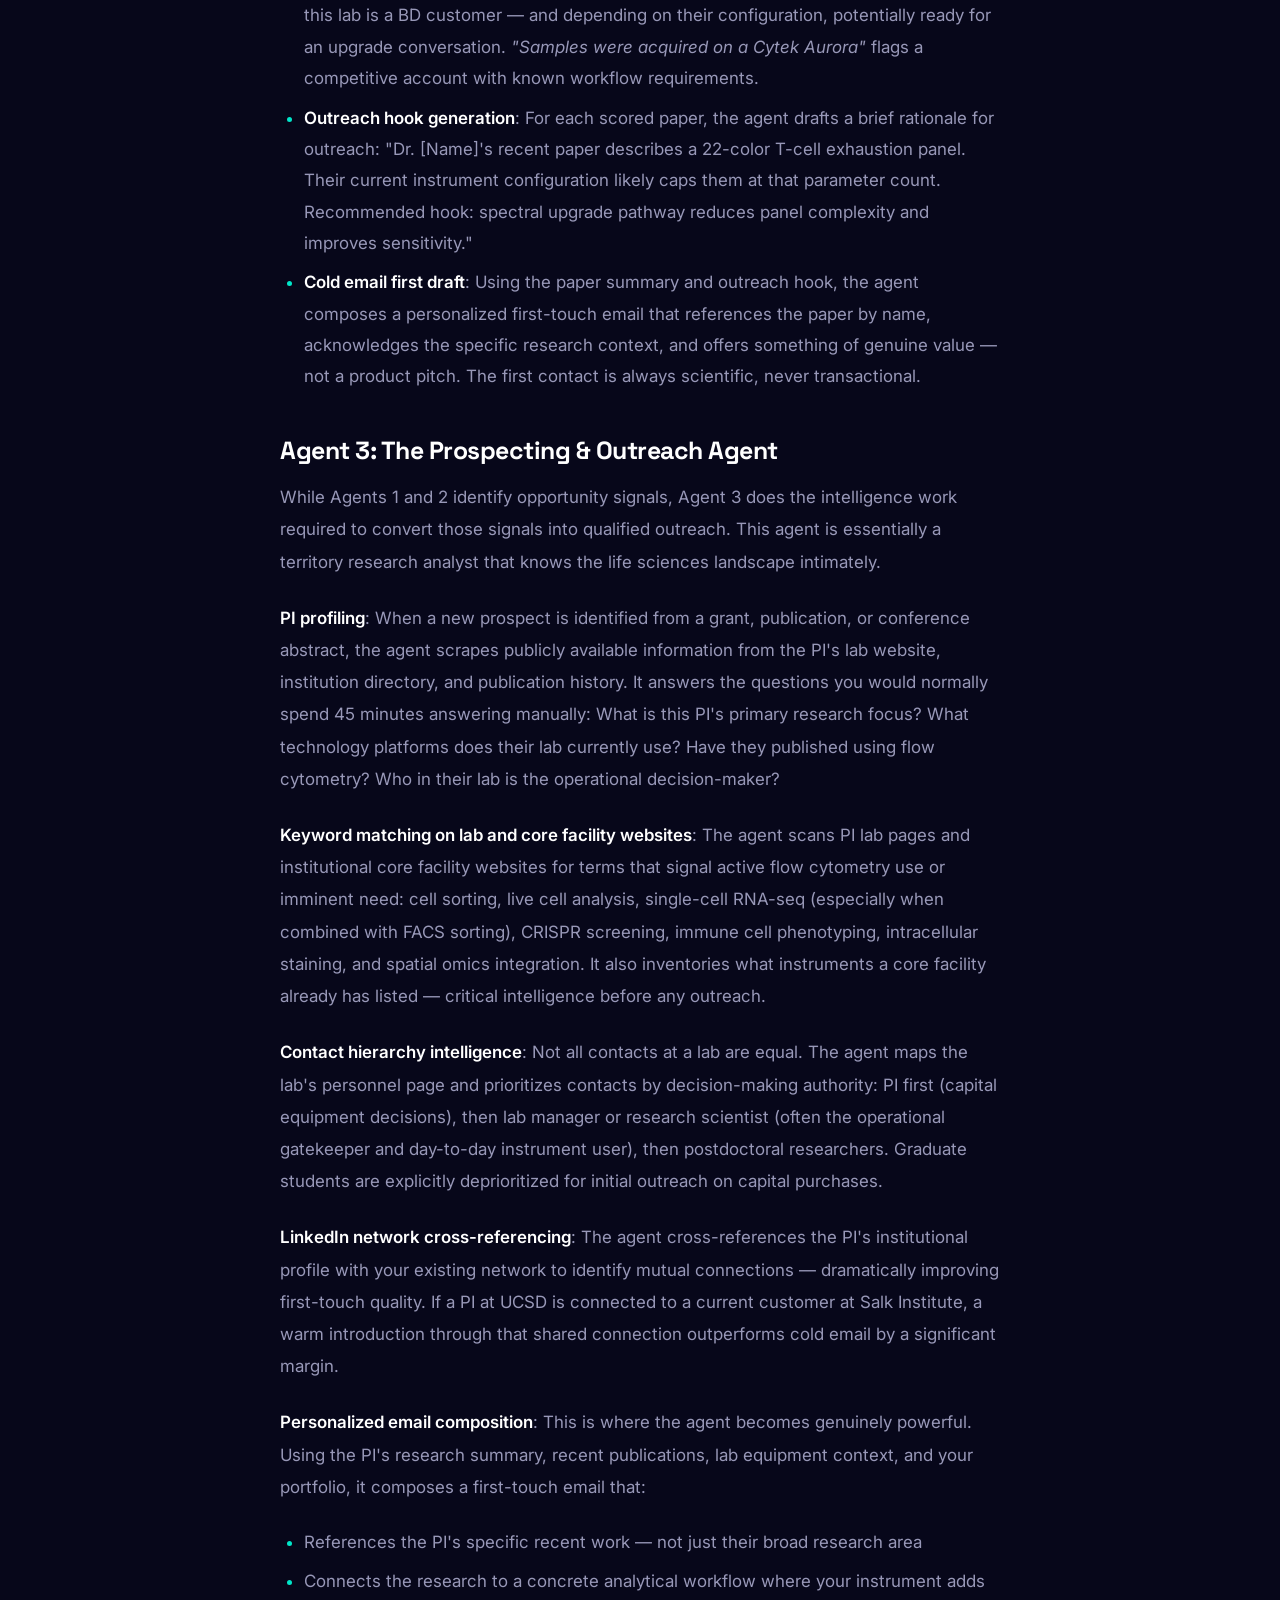
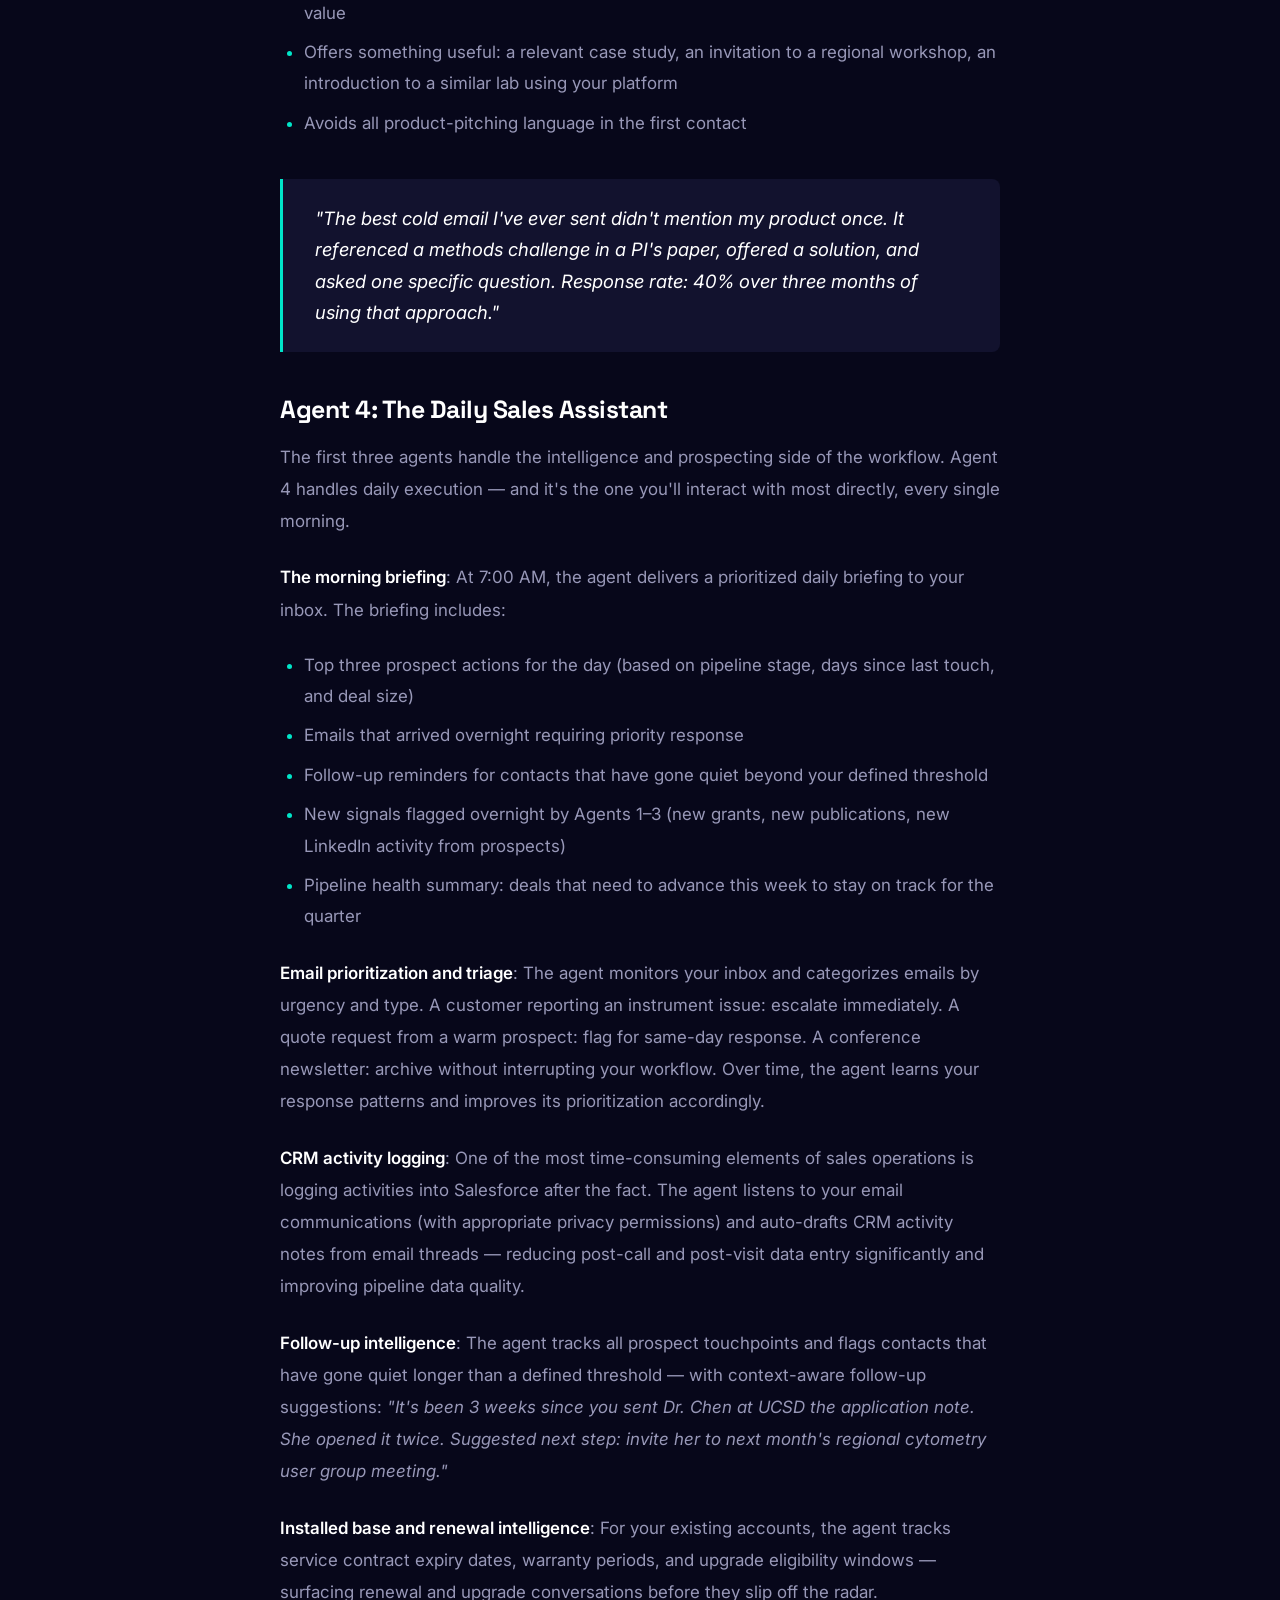
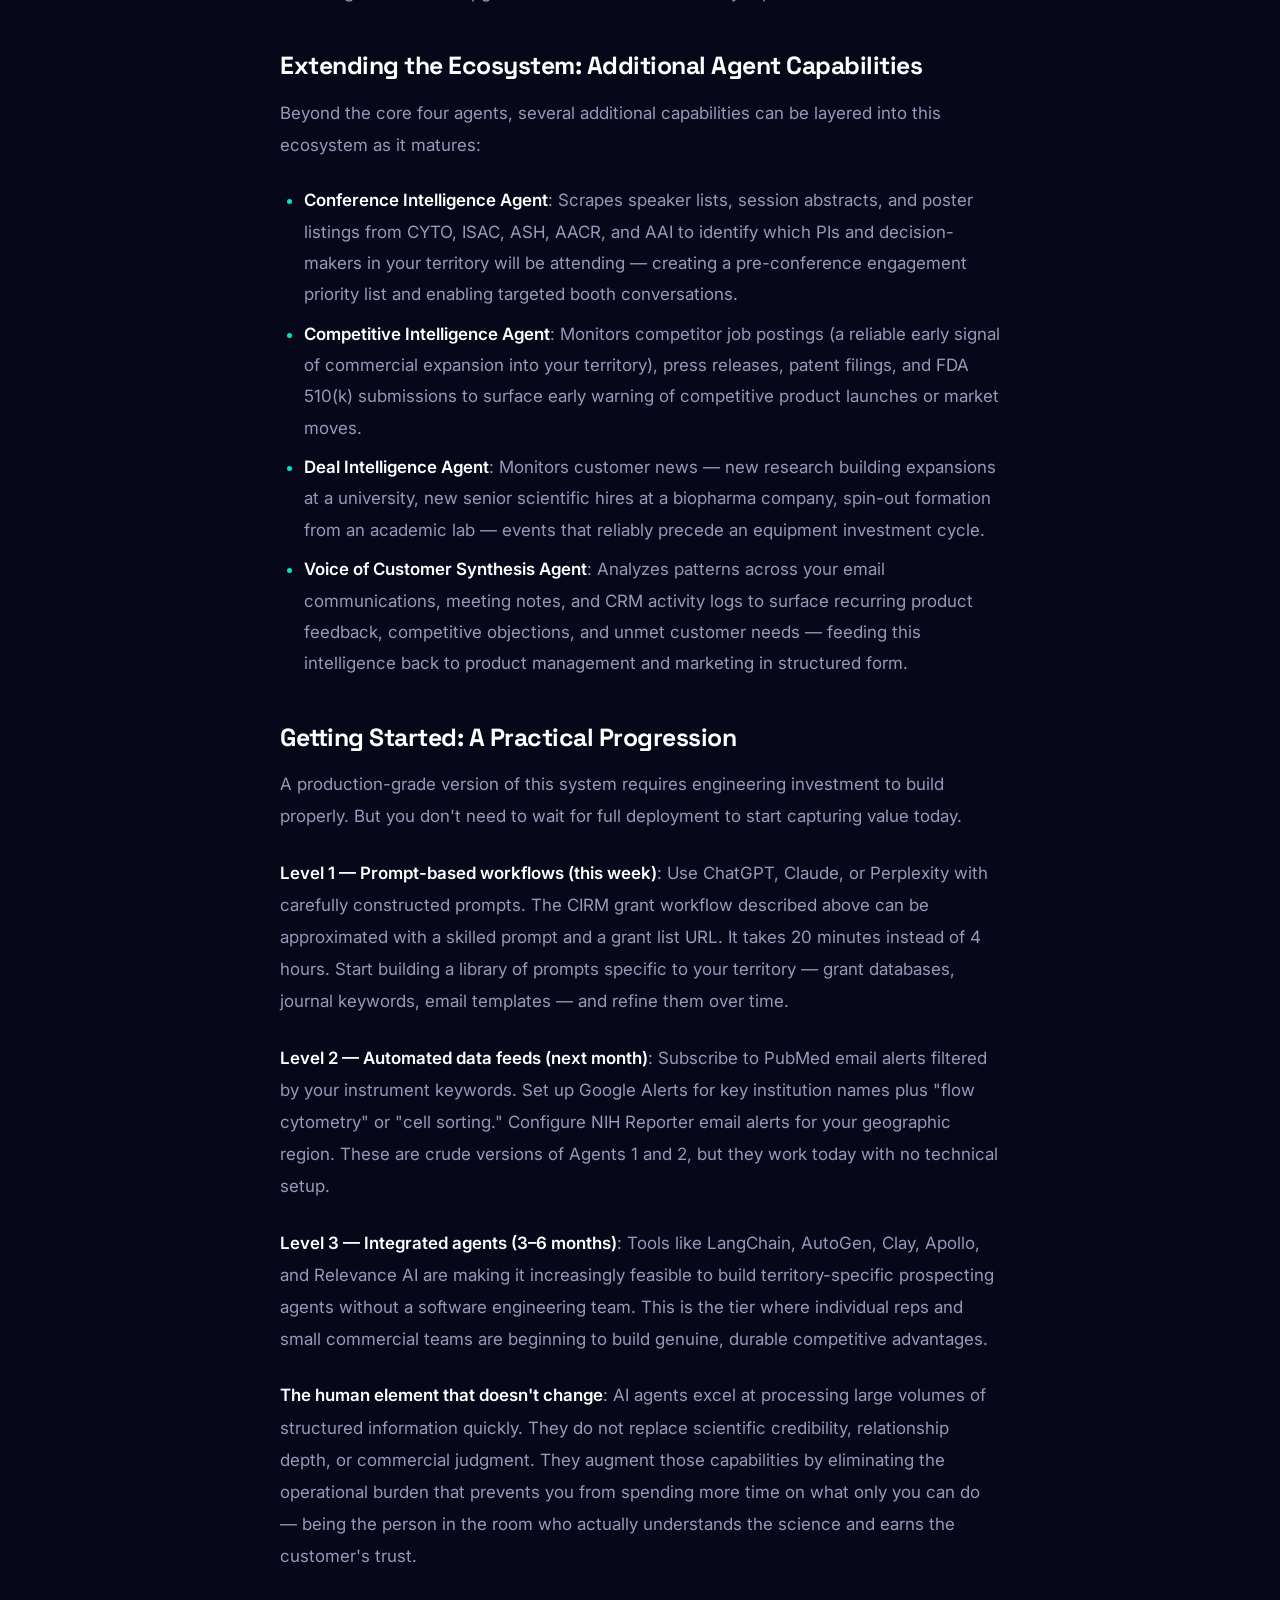
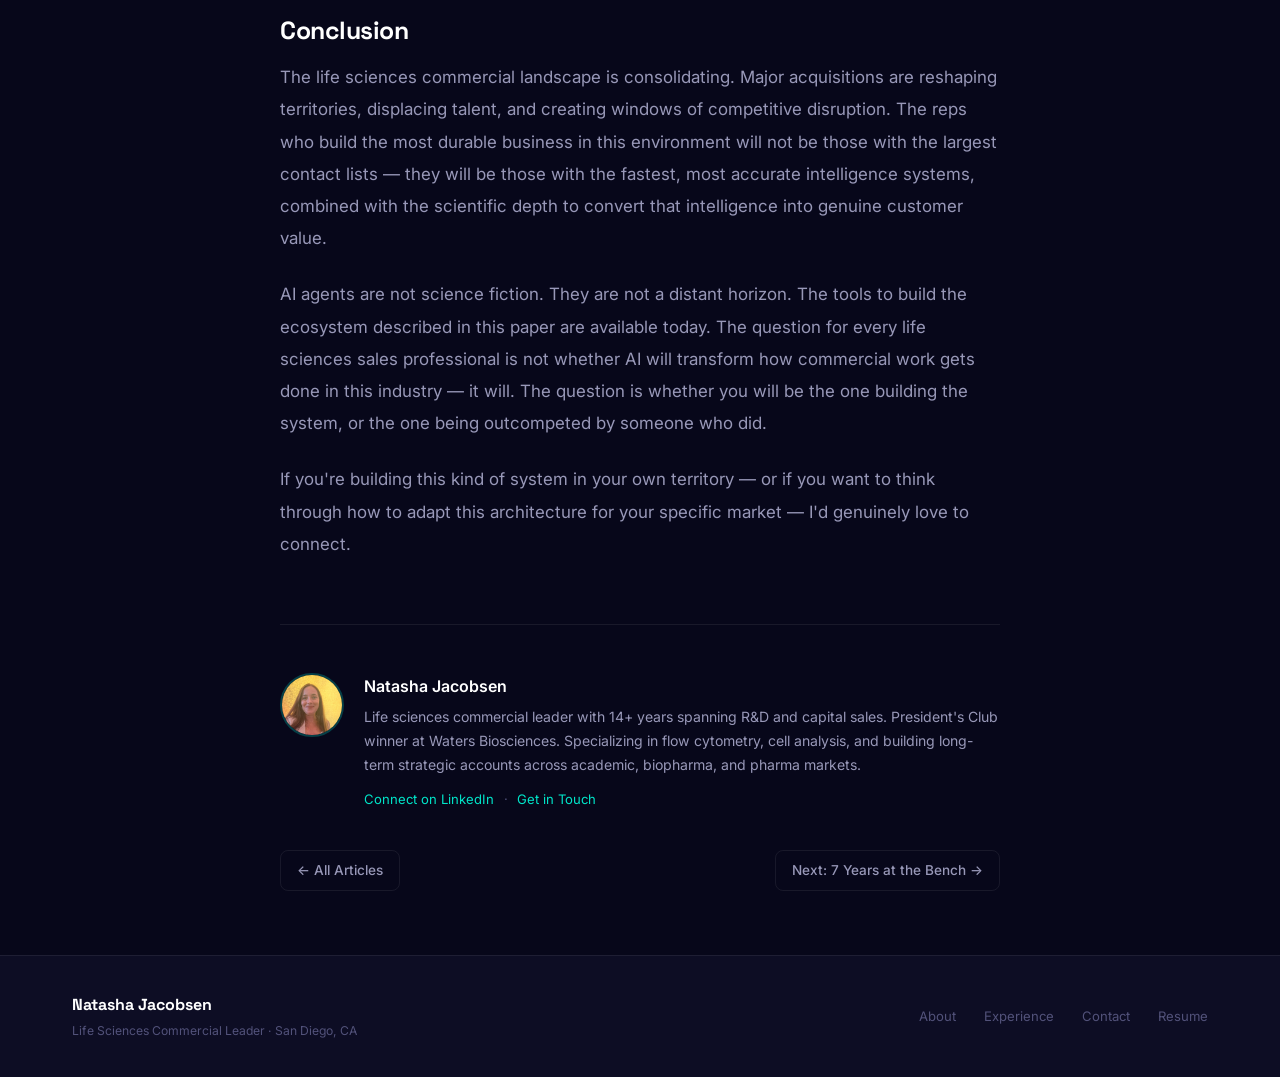
<file: blog/ai-agents-flow-cytometry-sales.html>
<!DOCTYPE html>
<html lang="en">
<head>
  <meta charset="UTF-8" />
  <meta name="viewport" content="width=device-width, initial-scale=1.0" />
  <meta name="description" content="A practical whitepaper on building an AI agent ecosystem for life sciences instrumentation sales — grant intelligence, publication monitoring, prospecting automation, and daily sales assistance for flow cytometry professionals." />
  <title>The AI-Powered Sales Rep | Natasha Jacobsen</title>
  <link rel="preconnect" href="https://fonts.googleapis.com" />
  <link rel="preconnect" href="https://fonts.gstatic.com" crossorigin />
  <link href="https://fonts.googleapis.com/css2?family=Inter:wght@300;400;500;600;700&family=Space+Grotesk:wght@400;500;600;700;800&display=swap" rel="stylesheet" />
  <link rel="stylesheet" href="../css/style.css" />
  <link rel="stylesheet" href="../css/blog.css" />
</head>
<body>

  <nav class="nav" id="nav">
    <div class="nav__inner">
      <a class="nav__logo" href="../index.html">NJ</a>
      <ul class="nav__links" id="navLinks">
        <li><a href="../index.html#about">About</a></li>
        <li><a href="../index.html#highlights">Highlights</a></li>
        <li><a href="../index.html#experience">Experience</a></li>
        <li><a href="../index.html#skills">Skills</a></li>
        <li><a href="../blog/" class="active">Blog</a></li>
        <li><a href="../index.html#contact">Contact</a></li>
      </ul>
      <a class="btn btn--outline btn--sm nav__resume" href="../resume/NatashaJacobsen_Resume.pdf" download>Download Resume</a>
      <button class="nav__toggle" id="navToggle" aria-label="Toggle menu">
        <span></span><span></span><span></span>
      </button>
    </div>
  </nav>

  <article class="article">
    <header class="article__header">
      <div class="container article__header-inner">
        <a href="../blog/" class="article__back">&larr; Back to Blog</a>
        <div class="article__meta">
          <span class="blog-card__tag">AI &amp; Technology</span>
          <span class="article__date">June 2026</span>
          <span class="article__read-time">10 min read</span>
        </div>
        <h1 class="article__title">The AI-Powered Sales Rep: Building an Intelligent Agent Ecosystem for Life Sciences Instrumentation Sales</h1>
        <p class="article__subtitle">A practical whitepaper on how autonomous AI agents can automate prospecting, publication monitoring, and daily sales intelligence — freeing you to do the work only you can do.</p>
        <div class="article__author">
          <img src="../images/natasha_jacobsen_headshot.jpeg" alt="Natasha Jacobsen" class="article__author-avatar" />
          <div>
            <strong>Natasha Jacobsen</strong>
            <span>Life Sciences Commercial Leader · San Diego, CA</span>
          </div>
        </div>
      </div>
    </header>

    <div class="container article__body">
      <div class="article__content">

        <p>Something has changed in life sciences sales over the past 18 months. Not just in how we talk about AI — but in what is actually becoming possible at the individual rep and regional manager level. We are at the beginning of a transition that will separate the next generation of high-performing life sciences commercial professionals from those who get left behind.</p>

        <p>The problem is information abundance, not scarcity. As a flow cytometry sales specialist, I deal with an enormous volume of potentially relevant signals every single day: new grants announced on NIH Reporter, papers published in <em>Nature Immunology</em> that cite flow cytometry methods, LinkedIn posts from PIs in my territory announcing new lab directions, emails from customers that need follow-up, Salesforce entries that are 60 days stale. The challenge isn't finding information — it's processing it faster than the competition.</p>

        <p>AI agents — not just chat assistants, but autonomous systems that monitor, analyze, prioritize, and take action — change this equation dramatically. This whitepaper describes a practical architecture for a four-agent ecosystem that can transform how a life sciences instrumentation sales professional approaches prospecting, customer engagement, and daily execution. These ideas are grounded in real commercial workflows and designed for people who sell complex capital equipment into academic, biopharma, and clinical markets.</p>

        <h2>The Agent Ecosystem: Architecture Overview</h2>

        <p>The system I'm proposing consists of four specialized AI agents, each focused on a distinct function, all feeding intelligence into you — the sales professional — as the central benefactor. Think of it less like a CRM and more like having four dedicated research analysts working around the clock, each with deep specialization in a different aspect of your commercial territory.</p>

        <!-- ══════════════════════ DIAGRAM ══════════════════════ -->
        <figure style="margin: 2.5rem 0;">
          <svg viewBox="0 0 900 545" xmlns="http://www.w3.org/2000/svg" style="width:100%;border-radius:12px;display:block;" role="img" aria-label="AI Agent Ecosystem for Life Sciences Instrumentation Sales — four agents feeding into a central Sales Specialist">
            <defs>
              <marker id="ah-t" markerWidth="7" markerHeight="5" refX="6" refY="2.5" orient="auto">
                <polygon points="0 0,7 2.5,0 5" fill="#00E5C9"/>
              </marker>
              <marker id="ah-p" markerWidth="7" markerHeight="5" refX="6" refY="2.5" orient="auto">
                <polygon points="0 0,7 2.5,0 5" fill="#8B5CF6"/>
              </marker>
            </defs>

            <!-- BACKGROUND -->
            <rect width="900" height="545" fill="#0D0D24" rx="14"/>

            <!-- TITLE -->
            <text x="450" y="30" text-anchor="middle" fill="#00E5C9" font-family="Space Grotesk, Inter, sans-serif" font-size="10" font-weight="700" letter-spacing="0.14em">AI AGENT ECOSYSTEM — LIFE SCIENCES INSTRUMENTATION SALES</text>

            <!-- COLUMN LABELS -->
            <text x="72"  y="50" text-anchor="middle" fill="#52527A" font-family="Inter, sans-serif" font-size="8" letter-spacing="0.1em">DATA SOURCES</text>
            <text x="305" y="50" text-anchor="middle" fill="#52527A" font-family="Inter, sans-serif" font-size="8" letter-spacing="0.1em">AI AGENTS</text>
            <text x="527" y="50" text-anchor="middle" fill="#52527A" font-family="Inter, sans-serif" font-size="8" letter-spacing="0.1em">YOU</text>
            <text x="752" y="50" text-anchor="middle" fill="#52527A" font-family="Inter, sans-serif" font-size="8" letter-spacing="0.1em">DAILY OUTPUTS</text>

            <!-- DIVIDER -->
            <line x1="10" y1="57" x2="890" y2="57" stroke="#16163A" stroke-width="1"/>

            <!-- ══════ LANE 1 — GRANT AGENT (y_center=111) ══════ -->
            <!-- Data pills -->
            <rect x="8" y="88"  width="125" height="20" rx="10" fill="#16163A" stroke="#2A2A4A"/>
            <text x="70" y="102" text-anchor="middle" fill="#9898B8" font-family="Inter,sans-serif" font-size="8.5">NIH Reporter</text>
            <rect x="8" y="115" width="125" height="20" rx="10" fill="#16163A" stroke="#2A2A4A"/>
            <text x="70" y="129" text-anchor="middle" fill="#9898B8" font-family="Inter,sans-serif" font-size="8.5">CIRM / NSF / DOD</text>
            <!-- Arrow data → agent -->
            <line x1="133" y1="111" x2="162" y2="111" stroke="#00E5C9" stroke-width="1.5" marker-end="url(#ah-t)" opacity="0.6"/>
            <!-- Agent 1 box -->
            <rect x="165" y="65" width="280" height="93" rx="10" fill="#0F0F2A" stroke="#00E5C9" stroke-width="1.5"/>
            <text x="178" y="82"  fill="#00E5C9" font-family="Inter,sans-serif" font-size="8" font-weight="700" letter-spacing="0.06em">01 — GRANT &amp; FUNDING INTELLIGENCE</text>
            <text x="178" y="99"  fill="#FFFFFF" font-family="Space Grotesk,sans-serif" font-size="10" font-weight="700">Grant &amp; Funding Agent</text>
            <text x="178" y="115" fill="#9898B8" font-family="Inter,sans-serif" font-size="8.5">Monitors grant databases by territory &amp; keywords</text>
            <text x="178" y="130" fill="#9898B8" font-family="Inter,sans-serif" font-size="8.5">Maps grant topics to your instrument portfolio</text>
            <text x="178" y="145" fill="#9898B8" font-family="Inter,sans-serif" font-size="8.5">Outputs ranked PI list + contact intelligence</text>
            <!-- Arrow agent → YOU -->
            <line x1="445" y1="111" x2="460" y2="111" stroke="#00E5C9" stroke-width="1.5" marker-end="url(#ah-t)" opacity="0.8"/>
            <!-- Port dot on YOU left edge -->
            <circle cx="462" cy="111" r="3.5" fill="#00E5C9"/>
            <!-- Port dot on YOU right edge -->
            <circle cx="592" cy="111" r="3.5" fill="#00E5C9"/>
            <!-- Arrow YOU → output -->
            <line x1="594" y1="111" x2="613" y2="111" stroke="#00E5C9" stroke-width="1.5" marker-end="url(#ah-t)" opacity="0.8"/>
            <!-- Output 1 -->
            <text x="617" y="103" fill="#00E5C9" font-family="Inter,sans-serif" font-size="9.5" font-weight="700">&#9679; Funded Lab Alerts</text>
            <text x="625" y="119" fill="#9898B8" font-family="Inter,sans-serif" font-size="8.5">Territory prospect list + PI contacts</text>

            <!-- ══════ LANE 2 — PUBLICATION MONITOR (y_center=226) ══════ -->
            <rect x="8" y="203" width="125" height="20" rx="10" fill="#16163A" stroke="#2A2A4A"/>
            <text x="70" y="217" text-anchor="middle" fill="#9898B8" font-family="Inter,sans-serif" font-size="8.5">PubMed</text>
            <rect x="8" y="230" width="125" height="20" rx="10" fill="#16163A" stroke="#2A2A4A"/>
            <text x="70" y="244" text-anchor="middle" fill="#9898B8" font-family="Inter,sans-serif" font-size="8.5">bioRxiv / Key Journals</text>
            <line x1="133" y1="226" x2="162" y2="226" stroke="#8B5CF6" stroke-width="1.5" marker-end="url(#ah-p)" opacity="0.6"/>
            <rect x="165" y="180" width="280" height="93" rx="10" fill="#0F0F2A" stroke="#8B5CF6" stroke-width="1.5"/>
            <text x="178" y="197" fill="#8B5CF6" font-family="Inter,sans-serif" font-size="8" font-weight="700" letter-spacing="0.06em">02 — PUBLICATION INTELLIGENCE</text>
            <text x="178" y="214" fill="#FFFFFF" font-family="Space Grotesk,sans-serif" font-size="10" font-weight="700">Publication Monitor Agent</text>
            <text x="178" y="230" fill="#9898B8" font-family="Inter,sans-serif" font-size="8.5">Daily journal scan with relevance scoring</text>
            <text x="178" y="245" fill="#9898B8" font-family="Inter,sans-serif" font-size="8.5">Detects competitor instrument brand in methods</text>
            <text x="178" y="260" fill="#9898B8" font-family="Inter,sans-serif" font-size="8.5">Generates outreach hooks from paper content</text>
            <line x1="445" y1="226" x2="460" y2="226" stroke="#8B5CF6" stroke-width="1.5" marker-end="url(#ah-p)" opacity="0.8"/>
            <circle cx="462" cy="226" r="3.5" fill="#8B5CF6"/>
            <circle cx="592" cy="226" r="3.5" fill="#8B5CF6"/>
            <line x1="594" y1="226" x2="613" y2="226" stroke="#8B5CF6" stroke-width="1.5" marker-end="url(#ah-p)" opacity="0.8"/>
            <text x="617" y="218" fill="#8B5CF6" font-family="Inter,sans-serif" font-size="9.5" font-weight="700">&#9679; Publication Briefs</text>
            <text x="625" y="234" fill="#9898B8" font-family="Inter,sans-serif" font-size="8.5">Scored summaries + cold outreach hooks</text>

            <!-- ══════ LANE 3 — PROSPECTING AGENT (y_center=341) ══════ -->
            <rect x="8" y="318" width="125" height="20" rx="10" fill="#16163A" stroke="#2A2A4A"/>
            <text x="70" y="332" text-anchor="middle" fill="#9898B8" font-family="Inter,sans-serif" font-size="8.5">PI Lab Websites</text>
            <rect x="8" y="345" width="125" height="20" rx="10" fill="#16163A" stroke="#2A2A4A"/>
            <text x="70" y="359" text-anchor="middle" fill="#9898B8" font-family="Inter,sans-serif" font-size="8.5">LinkedIn / Core Facilities</text>
            <line x1="133" y1="341" x2="162" y2="341" stroke="#00E5C9" stroke-width="1.5" marker-end="url(#ah-t)" opacity="0.6"/>
            <rect x="165" y="295" width="280" height="93" rx="10" fill="#0F0F2A" stroke="#00E5C9" stroke-width="1.5"/>
            <text x="178" y="312" fill="#00E5C9" font-family="Inter,sans-serif" font-size="8" font-weight="700" letter-spacing="0.06em">03 — PROSPECTING &amp; OUTREACH</text>
            <text x="178" y="329" fill="#FFFFFF" font-family="Space Grotesk,sans-serif" font-size="10" font-weight="700">Prospecting &amp; Outreach Agent</text>
            <text x="178" y="345" fill="#9898B8" font-family="Inter,sans-serif" font-size="8.5">PI profiling, keyword matching, contact hierarchy</text>
            <text x="178" y="360" fill="#9898B8" font-family="Inter,sans-serif" font-size="8.5">Core facility instrumentation mapping</text>
            <text x="178" y="375" fill="#9898B8" font-family="Inter,sans-serif" font-size="8.5">Drafts personalized, paper-referenced emails</text>
            <line x1="445" y1="341" x2="460" y2="341" stroke="#00E5C9" stroke-width="1.5" marker-end="url(#ah-t)" opacity="0.8"/>
            <circle cx="462" cy="341" r="3.5" fill="#00E5C9"/>
            <circle cx="592" cy="341" r="3.5" fill="#00E5C9"/>
            <line x1="594" y1="341" x2="613" y2="341" stroke="#00E5C9" stroke-width="1.5" marker-end="url(#ah-t)" opacity="0.8"/>
            <text x="617" y="333" fill="#00E5C9" font-family="Inter,sans-serif" font-size="9.5" font-weight="700">&#9679; Personalized Outreach</text>
            <text x="625" y="349" fill="#9898B8" font-family="Inter,sans-serif" font-size="8.5">PI-specific drafts, LinkedIn messaging</text>

            <!-- ══════ LANE 4 — DAILY ASSISTANT (y_center=456) ══════ -->
            <rect x="8" y="433" width="125" height="20" rx="10" fill="#16163A" stroke="#2A2A4A"/>
            <text x="70" y="447" text-anchor="middle" fill="#9898B8" font-family="Inter,sans-serif" font-size="8.5">Gmail / Outlook</text>
            <rect x="8" y="460" width="125" height="20" rx="10" fill="#16163A" stroke="#2A2A4A"/>
            <text x="70" y="474" text-anchor="middle" fill="#9898B8" font-family="Inter,sans-serif" font-size="8.5">Salesforce / Calendar</text>
            <line x1="133" y1="456" x2="162" y2="456" stroke="#8B5CF6" stroke-width="1.5" marker-end="url(#ah-p)" opacity="0.6"/>
            <rect x="165" y="410" width="280" height="93" rx="10" fill="#0F0F2A" stroke="#8B5CF6" stroke-width="1.5"/>
            <text x="178" y="427" fill="#8B5CF6" font-family="Inter,sans-serif" font-size="8" font-weight="700" letter-spacing="0.06em">04 — DAILY SALES INTELLIGENCE</text>
            <text x="178" y="444" fill="#FFFFFF" font-family="Space Grotesk,sans-serif" font-size="10" font-weight="700">Daily Sales Assistant Agent</text>
            <text x="178" y="460" fill="#9898B8" font-family="Inter,sans-serif" font-size="8.5">Morning briefing: priorities, follow-ups, pipeline</text>
            <text x="178" y="475" fill="#9898B8" font-family="Inter,sans-serif" font-size="8.5">Email triage, CRM logging, nudge system</text>
            <text x="178" y="490" fill="#9898B8" font-family="Inter,sans-serif" font-size="8.5">Smart prioritization of all communications</text>
            <line x1="445" y1="456" x2="460" y2="456" stroke="#8B5CF6" stroke-width="1.5" marker-end="url(#ah-p)" opacity="0.8"/>
            <circle cx="462" cy="456" r="3.5" fill="#8B5CF6"/>
            <circle cx="592" cy="456" r="3.5" fill="#8B5CF6"/>
            <line x1="594" y1="456" x2="613" y2="456" stroke="#8B5CF6" stroke-width="1.5" marker-end="url(#ah-p)" opacity="0.8"/>
            <text x="617" y="448" fill="#8B5CF6" font-family="Inter,sans-serif" font-size="9.5" font-weight="700">&#9679; Morning Briefing</text>
            <text x="625" y="464" fill="#9898B8" font-family="Inter,sans-serif" font-size="8.5">Priority checklist + pipeline health score</text>

            <!-- ══════ YOU BOX ══════ -->
            <!-- Glow layer -->
            <rect x="459" y="77" width="136" height="408" rx="14" fill="none" stroke="#00E5C9" stroke-width="0.5" opacity="0.25"/>
            <!-- Main box -->
            <rect x="462" y="80" width="130" height="402" rx="12" fill="#12122E" stroke="#00E5C9" stroke-width="2"/>
            <!-- Top accent bar -->
            <rect x="462" y="80" width="130" height="5" rx="10" fill="#00E5C9"/>
            <!-- Bottom accent bar -->
            <rect x="462" y="477" width="130" height="5" rx="2" fill="#8B5CF6"/>
            <!-- Lane separator lines inside YOU box -->
            <line x1="472" y1="168" x2="582" y2="168" stroke="#1C1C3C" stroke-width="1"/>
            <line x1="472" y1="283" x2="582" y2="283" stroke="#1C1C3C" stroke-width="1"/>
            <line x1="472" y1="398" x2="582" y2="398" stroke="#1C1C3C" stroke-width="1"/>
            <!-- YOU main text -->
            <text x="527" y="205" text-anchor="middle" fill="#FFFFFF" font-family="Space Grotesk,sans-serif" font-size="38" font-weight="800" letter-spacing="-0.02em">YOU</text>
            <text x="527" y="228" text-anchor="middle" fill="#9898B8" font-family="Inter,sans-serif" font-size="9">Sales Specialist</text>
            <!-- Divider -->
            <line x1="480" y1="244" x2="574" y2="244" stroke="#252545" stroke-width="1"/>
            <!-- Benefits -->
            <text x="527" y="264" text-anchor="middle" fill="#00E5C9" font-family="Inter,sans-serif" font-size="7.5" font-weight="700" letter-spacing="0.08em">WHAT YOU GAIN</text>
            <text x="527" y="283" text-anchor="middle" fill="#9898B8" font-family="Inter,sans-serif" font-size="7.5">More time with the</text>
            <text x="527" y="296" text-anchor="middle" fill="#9898B8" font-family="Inter,sans-serif" font-size="7.5">right customers</text>
            <text x="527" y="318" text-anchor="middle" fill="#9898B8" font-family="Inter,sans-serif" font-size="7.5">Zero prospect</text>
            <text x="527" y="331" text-anchor="middle" fill="#9898B8" font-family="Inter,sans-serif" font-size="7.5">blind spots</text>
            <text x="527" y="353" text-anchor="middle" fill="#9898B8" font-family="Inter,sans-serif" font-size="7.5">Intelligence-driven</text>
            <text x="527" y="366" text-anchor="middle" fill="#9898B8" font-family="Inter,sans-serif" font-size="7.5">outreach at scale</text>
            <text x="527" y="388" text-anchor="middle" fill="#9898B8" font-family="Inter,sans-serif" font-size="7.5">President&#39;s Club</text>
            <text x="527" y="401" text-anchor="middle" fill="#9898B8" font-family="Inter,sans-serif" font-size="7.5">performance</text>
          </svg>
          <figcaption style="text-align:center;font-size:0.78rem;color:var(--text-muted);margin-top:0.75rem;font-style:italic;">Figure 1: The four-agent AI ecosystem for life sciences instrumentation sales. Each agent processes its own data sources and delivers actionable intelligence directly to the Sales Specialist.</figcaption>
        </figure>

        <h2>Agent 1: The Grant &amp; Funding Intelligence Agent</h2>

        <p>The single most reliable leading indicator of a capital equipment purchase in academic life sciences is a newly funded grant. A PI who just received a $1.2M R01 from NIH or a $500K CIRM developmental grant isn't shopping yet — but in 60 to 120 days, they will be. And by the time they issue a formal quote request, it is often too late to build the relationship that influences the decision.</p>

        <p>The Grant &amp; Funding Intelligence Agent monitors public grant databases on a continuous basis: <strong>NIH Reporter</strong> (updated weekly with new awards, supplements, and renewals), <strong>CIRM</strong> (California Institute for Regenerative Medicine — highly relevant for flow cytometry given heavy use in iPSC, cell therapy, and gene editing workflows), <strong>NSF, DOD (DARPA, CDMRP)</strong>, and selected private foundations such as the Parker Institute for Cancer Immunotherapy.</p>

        <p>The agent performs several layers of analysis against each award:</p>

        <ul>
          <li><strong>Geographic filtering</strong>: Restricts results to institutions within the sales territory. For Southern California, this includes UCSD, UCLA, Cedars-Sinai, Salk Institute, Scripps Research, La Jolla Institute, City of Hope, and the broader San Diego and LA biotech cluster.</li>
          <li><strong>Keyword-to-instrument mapping</strong>: Parses grant abstracts for terms that predict flow cytometry need — iPSC differentiation, T-cell phenotyping, CAR-T manufacturing QC, CRISPR screening, multiparameter immunophenotyping, single-cell sorting, intracellular cytokine staining, and live/dead cell discrimination workflows.</li>
          <li><strong>PI scoring</strong>: Not all funded grants represent equal opportunity. The agent scores each based on research relevance to your portfolio, funding amount, lab size, existing instrumentation if detectable, and geographic proximity.</li>
          <li><strong>Contact intelligence</strong>: For shortlisted PIs, the agent retrieves contact information from institutional directories, lab websites, and ORCID profiles — prioritizing the PI and lab manager, deprioritizing graduate students.</li>
        </ul>

        <h3>The CIRM Case Study</h3>

        <p>Here is how this workflow operates in practice. California announces a new cohort of CIRM Inception Awards. The agent detects the announcement, scrapes the award list, and filters for Southern California awardees. Of 18 total awards nationally, 7 are at institutions in your territory. The agent parses each abstract and ranks them:</p>

        <ol>
          <li><strong>Lab A, Scripps Research</strong> — iPSC differentiation and characterization. Grant abstract mentions flow cytometry and cell sorting explicitly. Score: 9/10. Action: Prospecting Agent triggered immediately.</li>
          <li><strong>Lab B, UCSD</strong> — T-cell exhaustion profiling. Methods section references multiparameter immunophenotyping. Score: 8/10. Action: Check if they currently use a core facility vs. own instruments.</li>
          <li><strong>Lab C, City of Hope</strong> — CAR-T manufacturing process development. High-throughput QC workflow implied. Score: 9/10. Action: This is a biopharma-grade workflow requiring GMP-compliant instrumentation — flag as high-value opportunity.</li>
        </ol>

        <p>This entire workflow — which would previously take a rep 4 to 6 hours of manual research per grant cycle — is completed in minutes. The rep receives a ranked shortlist and a pre-populated research dossier for each prospect. The prompt to run this manually today is straightforward: <em>"I found the list of recently awarded CIRM grants at [URL]. Organize all awardees in Southern California into a table with institution, PI name, grant title, and abstract. I sell flow cytometry instruments — score each grant 1–10 for relevance based on whether the research involves cell analysis, sorting, immunophenotyping, or related workflows."</em></p>

        <blockquote>"The follow-the-money approach isn't new in life sciences sales. What's new is the ability to follow it automatically, at scale, the moment funds are announced — before your competitors even know the grant exists."</blockquote>

        <h2>Agent 2: The Publication Monitor</h2>

        <p>Scientific publications are one of the most underutilized prospecting signals in life sciences sales. Every paper that uses flow cytometry in its methods section represents either a current customer (if they used your instrument) or a prospect (if they used a competitor's). Every paper describing a new analytical approach requiring high-parameter cell analysis represents a potential platform upgrade conversation.</p>

        <p>The Publication Monitor runs a daily scan across PubMed, bioRxiv and medRxiv (preprint servers often 6–12 months ahead of formal publication), and key journals including <em>Nature Immunology</em>, <em>Journal of Immunology</em>, <em>Blood</em>, <em>Cancer Cell</em>, <em>Cytometry A</em>, and <em>Cytometry B</em>.</p>

        <p>For each paper that clears a relevance threshold, the agent generates:</p>

        <ul>
          <li><strong>Relevance score (0–10)</strong>: Weighted by territory, PI institution, research area alignment with your portfolio, and whether a competitor instrument is named in the methods.</li>
          <li><strong>Instrument brand detection</strong>: The agent specifically searches the methods section for instrument brand mentions. <em>"Cells were analyzed on a BD FACSymphony A5"</em> tells you this lab is a BD customer — and depending on their configuration, potentially ready for an upgrade conversation. <em>"Samples were acquired on a Cytek Aurora"</em> flags a competitive account with known workflow requirements.</li>
          <li><strong>Outreach hook generation</strong>: For each scored paper, the agent drafts a brief rationale for outreach: "Dr. [Name]'s recent paper describes a 22-color T-cell exhaustion panel. Their current instrument configuration likely caps them at that parameter count. Recommended hook: spectral upgrade pathway reduces panel complexity and improves sensitivity."</li>
          <li><strong>Cold email first draft</strong>: Using the paper summary and outreach hook, the agent composes a personalized first-touch email that references the paper by name, acknowledges the specific research context, and offers something of genuine value — not a product pitch. The first contact is always scientific, never transactional.</li>
        </ul>

        <h2>Agent 3: The Prospecting &amp; Outreach Agent</h2>

        <p>While Agents 1 and 2 identify opportunity signals, Agent 3 does the intelligence work required to convert those signals into qualified outreach. This agent is essentially a territory research analyst that knows the life sciences landscape intimately.</p>

        <p><strong>PI profiling</strong>: When a new prospect is identified from a grant, publication, or conference abstract, the agent scrapes publicly available information from the PI's lab website, institution directory, and publication history. It answers the questions you would normally spend 45 minutes answering manually: What is this PI's primary research focus? What technology platforms does their lab currently use? Have they published using flow cytometry? Who in their lab is the operational decision-maker?</p>

        <p><strong>Keyword matching on lab and core facility websites</strong>: The agent scans PI lab pages and institutional core facility websites for terms that signal active flow cytometry use or imminent need: cell sorting, live cell analysis, single-cell RNA-seq (especially when combined with FACS sorting), CRISPR screening, immune cell phenotyping, intracellular staining, and spatial omics integration. It also inventories what instruments a core facility already has listed — critical intelligence before any outreach.</p>

        <p><strong>Contact hierarchy intelligence</strong>: Not all contacts at a lab are equal. The agent maps the lab's personnel page and prioritizes contacts by decision-making authority: PI first (capital equipment decisions), then lab manager or research scientist (often the operational gatekeeper and day-to-day instrument user), then postdoctoral researchers. Graduate students are explicitly deprioritized for initial outreach on capital purchases.</p>

        <p><strong>LinkedIn network cross-referencing</strong>: The agent cross-references the PI's institutional profile with your existing network to identify mutual connections — dramatically improving first-touch quality. If a PI at UCSD is connected to a current customer at Salk Institute, a warm introduction through that shared connection outperforms cold email by a significant margin.</p>

        <p><strong>Personalized email composition</strong>: This is where the agent becomes genuinely powerful. Using the PI's research summary, recent publications, lab equipment context, and your portfolio, it composes a first-touch email that:</p>

        <ul>
          <li>References the PI's specific recent work — not just their broad research area</li>
          <li>Connects the research to a concrete analytical workflow where your instrument adds value</li>
          <li>Offers something useful: a relevant case study, an invitation to a regional workshop, an introduction to a similar lab using your platform</li>
          <li>Avoids all product-pitching language in the first contact</li>
        </ul>

        <blockquote>"The best cold email I've ever sent didn't mention my product once. It referenced a methods challenge in a PI's paper, offered a solution, and asked one specific question. Response rate: 40% over three months of using that approach."</blockquote>

        <h2>Agent 4: The Daily Sales Assistant</h2>

        <p>The first three agents handle the intelligence and prospecting side of the workflow. Agent 4 handles daily execution — and it's the one you'll interact with most directly, every single morning.</p>

        <p><strong>The morning briefing</strong>: At 7:00 AM, the agent delivers a prioritized daily briefing to your inbox. The briefing includes:</p>

        <ul>
          <li>Top three prospect actions for the day (based on pipeline stage, days since last touch, and deal size)</li>
          <li>Emails that arrived overnight requiring priority response</li>
          <li>Follow-up reminders for contacts that have gone quiet beyond your defined threshold</li>
          <li>New signals flagged overnight by Agents 1–3 (new grants, new publications, new LinkedIn activity from prospects)</li>
          <li>Pipeline health summary: deals that need to advance this week to stay on track for the quarter</li>
        </ul>

        <p><strong>Email prioritization and triage</strong>: The agent monitors your inbox and categorizes emails by urgency and type. A customer reporting an instrument issue: escalate immediately. A quote request from a warm prospect: flag for same-day response. A conference newsletter: archive without interrupting your workflow. Over time, the agent learns your response patterns and improves its prioritization accordingly.</p>

        <p><strong>CRM activity logging</strong>: One of the most time-consuming elements of sales operations is logging activities into Salesforce after the fact. The agent listens to your email communications (with appropriate privacy permissions) and auto-drafts CRM activity notes from email threads — reducing post-call and post-visit data entry significantly and improving pipeline data quality.</p>

        <p><strong>Follow-up intelligence</strong>: The agent tracks all prospect touchpoints and flags contacts that have gone quiet longer than a defined threshold — with context-aware follow-up suggestions: <em>"It's been 3 weeks since you sent Dr. Chen at UCSD the application note. She opened it twice. Suggested next step: invite her to next month's regional cytometry user group meeting."</em></p>

        <p><strong>Installed base and renewal intelligence</strong>: For your existing accounts, the agent tracks service contract expiry dates, warranty periods, and upgrade eligibility windows — surfacing renewal and upgrade conversations before they slip off the radar.</p>

        <h2>Extending the Ecosystem: Additional Agent Capabilities</h2>

        <p>Beyond the core four agents, several additional capabilities can be layered into this ecosystem as it matures:</p>

        <ul>
          <li><strong>Conference Intelligence Agent</strong>: Scrapes speaker lists, session abstracts, and poster listings from CYTO, ISAC, ASH, AACR, and AAI to identify which PIs and decision-makers in your territory will be attending — creating a pre-conference engagement priority list and enabling targeted booth conversations.</li>
          <li><strong>Competitive Intelligence Agent</strong>: Monitors competitor job postings (a reliable early signal of commercial expansion into your territory), press releases, patent filings, and FDA 510(k) submissions to surface early warning of competitive product launches or market moves.</li>
          <li><strong>Deal Intelligence Agent</strong>: Monitors customer news — new research building expansions at a university, new senior scientific hires at a biopharma company, spin-out formation from an academic lab — events that reliably precede an equipment investment cycle.</li>
          <li><strong>Voice of Customer Synthesis Agent</strong>: Analyzes patterns across your email communications, meeting notes, and CRM activity logs to surface recurring product feedback, competitive objections, and unmet customer needs — feeding this intelligence back to product management and marketing in structured form.</li>
        </ul>

        <h2>Getting Started: A Practical Progression</h2>

        <p>A production-grade version of this system requires engineering investment to build properly. But you don't need to wait for full deployment to start capturing value today.</p>

        <p><strong>Level 1 — Prompt-based workflows (this week)</strong>: Use ChatGPT, Claude, or Perplexity with carefully constructed prompts. The CIRM grant workflow described above can be approximated with a skilled prompt and a grant list URL. It takes 20 minutes instead of 4 hours. Start building a library of prompts specific to your territory — grant databases, journal keywords, email templates — and refine them over time.</p>

        <p><strong>Level 2 — Automated data feeds (next month)</strong>: Subscribe to PubMed email alerts filtered by your instrument keywords. Set up Google Alerts for key institution names plus "flow cytometry" or "cell sorting." Configure NIH Reporter email alerts for your geographic region. These are crude versions of Agents 1 and 2, but they work today with no technical setup.</p>

        <p><strong>Level 3 — Integrated agents (3–6 months)</strong>: Tools like LangChain, AutoGen, Clay, Apollo, and Relevance AI are making it increasingly feasible to build territory-specific prospecting agents without a software engineering team. This is the tier where individual reps and small commercial teams are beginning to build genuine, durable competitive advantages.</p>

        <p><strong>The human element that doesn't change</strong>: AI agents excel at processing large volumes of structured information quickly. They do not replace scientific credibility, relationship depth, or commercial judgment. They augment those capabilities by eliminating the operational burden that prevents you from spending more time on what only you can do — being the person in the room who actually understands the science and earns the customer's trust.</p>

        <h2>Conclusion</h2>

        <p>The life sciences commercial landscape is consolidating. Major acquisitions are reshaping territories, displacing talent, and creating windows of competitive disruption. The reps who build the most durable business in this environment will not be those with the largest contact lists — they will be those with the fastest, most accurate intelligence systems, combined with the scientific depth to convert that intelligence into genuine customer value.</p>

        <p>AI agents are not science fiction. They are not a distant horizon. The tools to build the ecosystem described in this paper are available today. The question for every life sciences sales professional is not whether AI will transform how commercial work gets done in this industry — it will. The question is whether you will be the one building the system, or the one being outcompeted by someone who did.</p>

        <p>If you're building this kind of system in your own territory — or if you want to think through how to adapt this architecture for your specific market — I'd genuinely love to connect.</p>

      </div>

      <footer class="article__footer">
        <div class="article__footer-author">
          <img src="../images/natasha_jacobsen_headshot.jpeg" alt="Natasha Jacobsen" class="article__author-avatar article__author-avatar--lg" />
          <div>
            <strong>Natasha Jacobsen</strong>
            <p>Life sciences commercial leader with 14+ years spanning R&amp;D and capital sales. President's Club winner at Waters Biosciences. Specializing in flow cytometry, cell analysis, and building long-term strategic accounts across academic, biopharma, and pharma markets.</p>
            <div class="article__footer-links">
              <a href="https://www.linkedin.com/in/natashajacobsen/" target="_blank" rel="noopener noreferrer">Connect on LinkedIn</a>
              <span>&middot;</span>
              <a href="mailto:natashadjacobsen@gmail.com">Get in Touch</a>
            </div>
          </div>
        </div>
        <div class="article__nav">
          <a href="../blog/" class="article__nav-link article__nav-link--prev">&larr; All Articles</a>
          <a href="what-7-years-bench-taught-me.html" class="article__nav-link article__nav-link--next">Next: 7 Years at the Bench &rarr;</a>
        </div>
      </footer>

    </div>
  </article>

  <footer class="footer">
    <div class="container footer__inner">
      <div class="footer__left">
        <span class="footer__name">Natasha Jacobsen</span>
        <span class="footer__tagline">Life Sciences Commercial Leader &middot; San Diego, CA</span>
      </div>
      <div class="footer__links">
        <a href="../index.html#about">About</a>
        <a href="../index.html#experience">Experience</a>
        <a href="../index.html#contact">Contact</a>
        <a href="../resume/NatashaJacobsen_Resume.pdf" download>Resume</a>
      </div>
    </div>
  </footer>

  <script src="../js/main.js"></script>
</body>
</html>
</file>
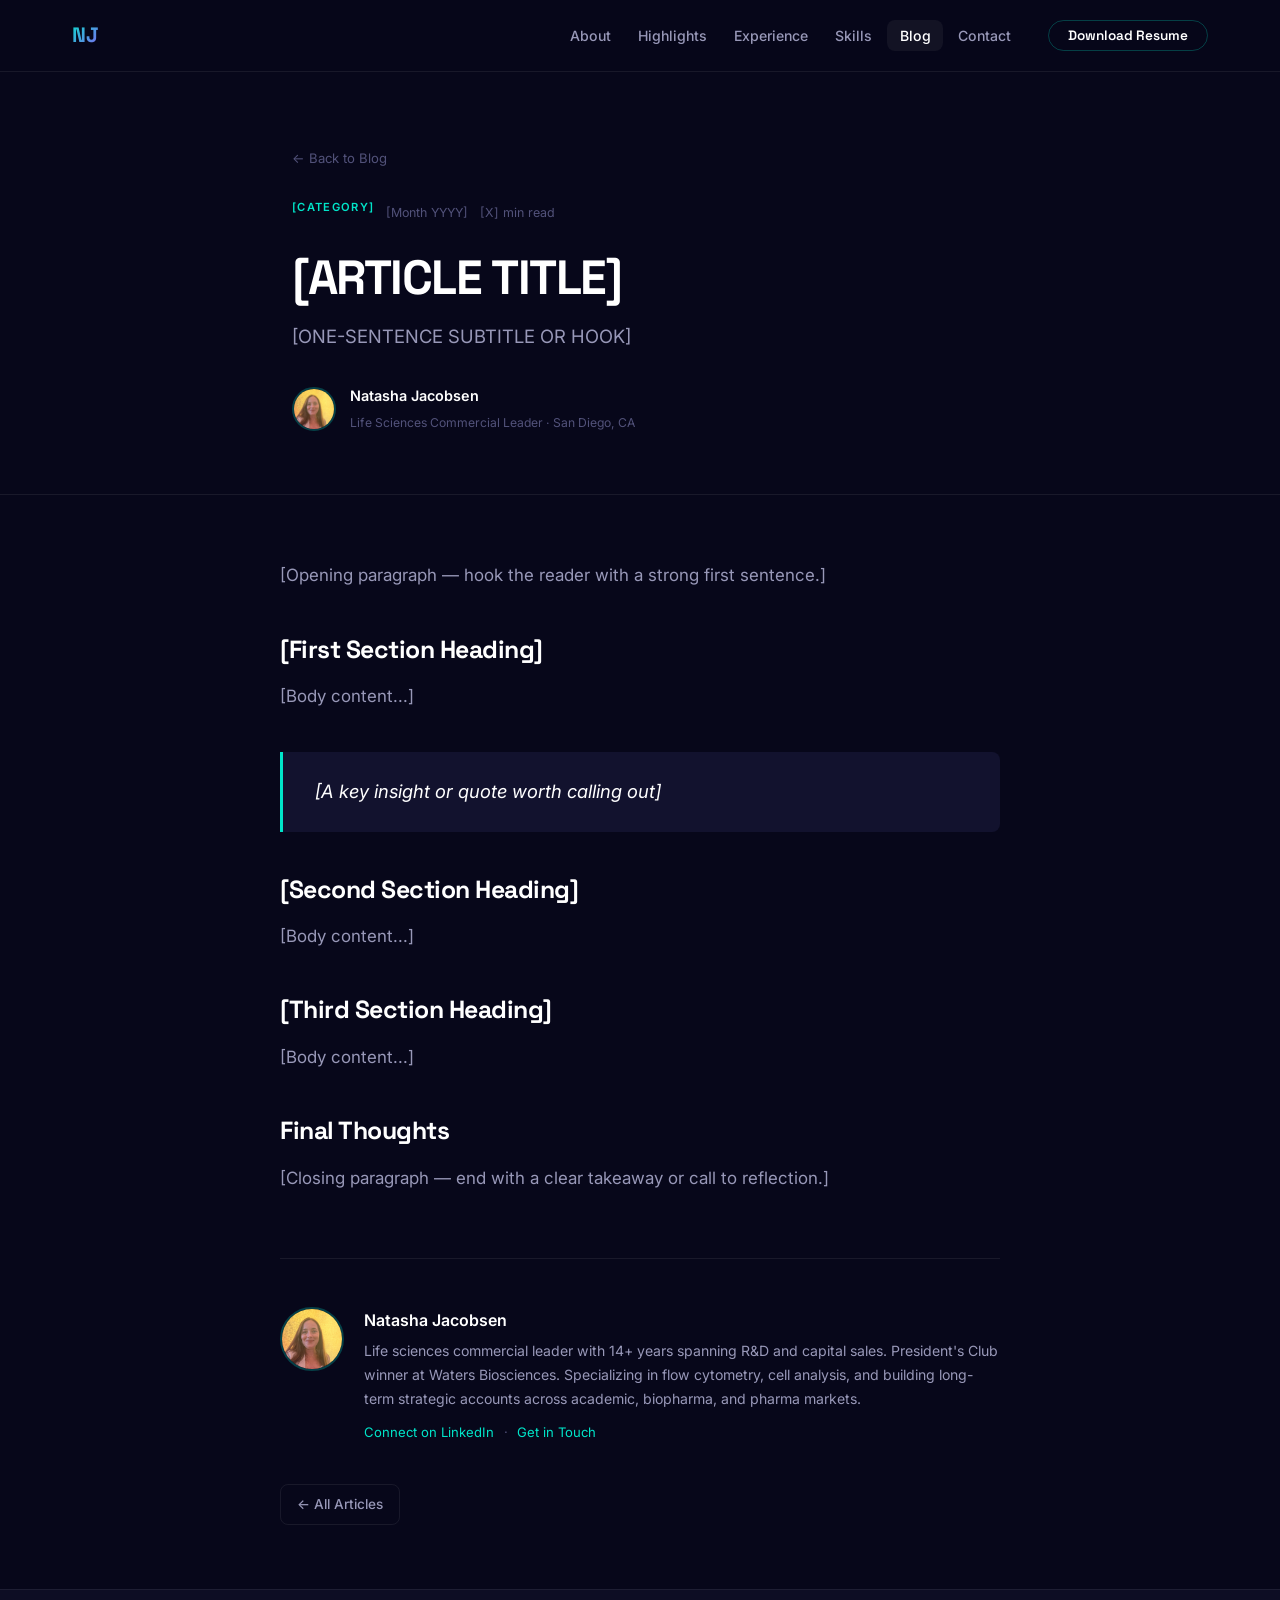
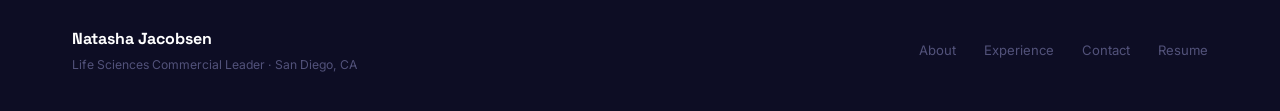
<file: blog/post-template.html>
<!DOCTYPE html>
<html lang="en">
<head>
  <meta charset="UTF-8" />
  <meta name="viewport" content="width=device-width, initial-scale=1.0" />
  <!-- ═══ SEO: update these three per article ═══ -->
  <meta name="description" content="[ARTICLE DESCRIPTION — 1-2 sentences, 150 chars max]" />
  <title>[ARTICLE TITLE] | Natasha Jacobsen</title>
  <!-- ════════════════════════════════════════════ -->
  <link rel="preconnect" href="https://fonts.googleapis.com" />
  <link rel="preconnect" href="https://fonts.gstatic.com" crossorigin />
  <link href="https://fonts.googleapis.com/css2?family=Inter:wght@300;400;500;600;700&family=Space+Grotesk:wght@400;500;600;700;800&display=swap" rel="stylesheet" />
  <link rel="stylesheet" href="../css/style.css" />
  <link rel="stylesheet" href="../css/blog.css" />
</head>
<body>

  <!-- ═══════════════════════ NAVIGATION ═══════════════════════ -->
  <nav class="nav" id="nav">
    <div class="nav__inner">
      <a class="nav__logo" href="../index.html">NJ</a>
      <ul class="nav__links" id="navLinks">
        <li><a href="../index.html#about">About</a></li>
        <li><a href="../index.html#highlights">Highlights</a></li>
        <li><a href="../index.html#experience">Experience</a></li>
        <li><a href="../index.html#skills">Skills</a></li>
        <li><a href="../blog/" class="active">Blog</a></li>
        <li><a href="../index.html#contact">Contact</a></li>
      </ul>
      <a class="btn btn--outline btn--sm nav__resume" href="../resume/NatashaJacobsen_Resume.pdf" download>Download Resume</a>
      <button class="nav__toggle" id="navToggle" aria-label="Toggle menu">
        <span></span><span></span><span></span>
      </button>
    </div>
  </nav>

  <!-- ═══════════════════════ ARTICLE HEADER ═══════════════════════ -->
  <article class="article">
    <header class="article__header">
      <div class="container article__header-inner">
        <a href="../blog/" class="article__back">&larr; Back to Blog</a>
        <div class="article__meta reveal">
          <!-- UPDATE: category, date, read time -->
          <span class="blog-card__tag">[CATEGORY]</span>
          <span class="article__date">[Month YYYY]</span>
          <span class="article__read-time">[X] min read</span>
        </div>
        <h1 class="article__title reveal">[ARTICLE TITLE]</h1>
        <p class="article__subtitle reveal">[ONE-SENTENCE SUBTITLE OR HOOK]</p>
        <div class="article__author reveal">
          <img src="../images/natasha_jacobsen_headshot.jpeg" alt="Natasha Jacobsen" class="article__author-avatar" />
          <div>
            <strong>Natasha Jacobsen</strong>
            <span>Life Sciences Commercial Leader · San Diego, CA</span>
          </div>
        </div>
      </div>
    </header>

    <!-- ═══════════════════════ ARTICLE BODY ═══════════════════════ -->
    <div class="container article__body">
      <div class="article__content">

        <!--
          ════════════════════════════════════════════════
          WRITE YOUR ARTICLE CONTENT BELOW.
          Available elements:
            <p>Paragraph text</p>
            <h2>Section heading</h2>
            <h3>Sub-heading</h3>
            <blockquote>A pull quote or callout</blockquote>
            <ul><li>Bullet list</li></ul>
            <ol><li>Numbered list</li></ol>
            <strong>Bold text</strong>
            <em>Italic text</em>
            <hr> (divider between major sections)
          ════════════════════════════════════════════════
        -->

        <p>[Opening paragraph — hook the reader with a strong first sentence.]</p>

        <h2>[First Section Heading]</h2>
        <p>[Body content...]</p>

        <blockquote>[A key insight or quote worth calling out]</blockquote>

        <h2>[Second Section Heading]</h2>
        <p>[Body content...]</p>

        <h2>[Third Section Heading]</h2>
        <p>[Body content...]</p>

        <h2>Final Thoughts</h2>
        <p>[Closing paragraph — end with a clear takeaway or call to reflection.]</p>

      </div>

      <!-- ═══ ARTICLE FOOTER ═══ -->
      <footer class="article__footer">
        <div class="article__footer-author">
          <img src="../images/natasha_jacobsen_headshot.jpeg" alt="Natasha Jacobsen" class="article__author-avatar article__author-avatar--lg" />
          <div>
            <strong>Natasha Jacobsen</strong>
            <p>Life sciences commercial leader with 14+ years spanning R&D and capital sales. President's Club winner at Waters Biosciences. Specializing in flow cytometry, cell analysis, and building long-term strategic accounts across academic, biopharma, and pharma markets.</p>
            <div class="article__footer-links">
              <a href="https://www.linkedin.com/in/natashajacobsen/" target="_blank" rel="noopener noreferrer">Connect on LinkedIn</a>
              <span>&middot;</span>
              <a href="mailto:natashadjacobsen@gmail.com">Get in Touch</a>
            </div>
          </div>
        </div>

        <div class="article__nav">
          <!-- UPDATE: add links to previous/next articles as they are written -->
          <a href="../blog/" class="article__nav-link article__nav-link--prev">&larr; All Articles</a>
          <!-- <a href="next-article.html" class="article__nav-link article__nav-link--next">Next Article &rarr;</a> -->
        </div>
      </footer>

    </div>
  </article>

  <!-- ═══════════════════════ FOOTER ═══════════════════════ -->
  <footer class="footer">
    <div class="container footer__inner">
      <div class="footer__left">
        <span class="footer__name">Natasha Jacobsen</span>
        <span class="footer__tagline">Life Sciences Commercial Leader &middot; San Diego, CA</span>
      </div>
      <div class="footer__links">
        <a href="../index.html#about">About</a>
        <a href="../index.html#experience">Experience</a>
        <a href="../index.html#contact">Contact</a>
        <a href="../resume/NatashaJacobsen_Resume.pdf" download>Resume</a>
      </div>
    </div>
  </footer>

  <script src="../js/main.js"></script>
</body>
</html>
</file>
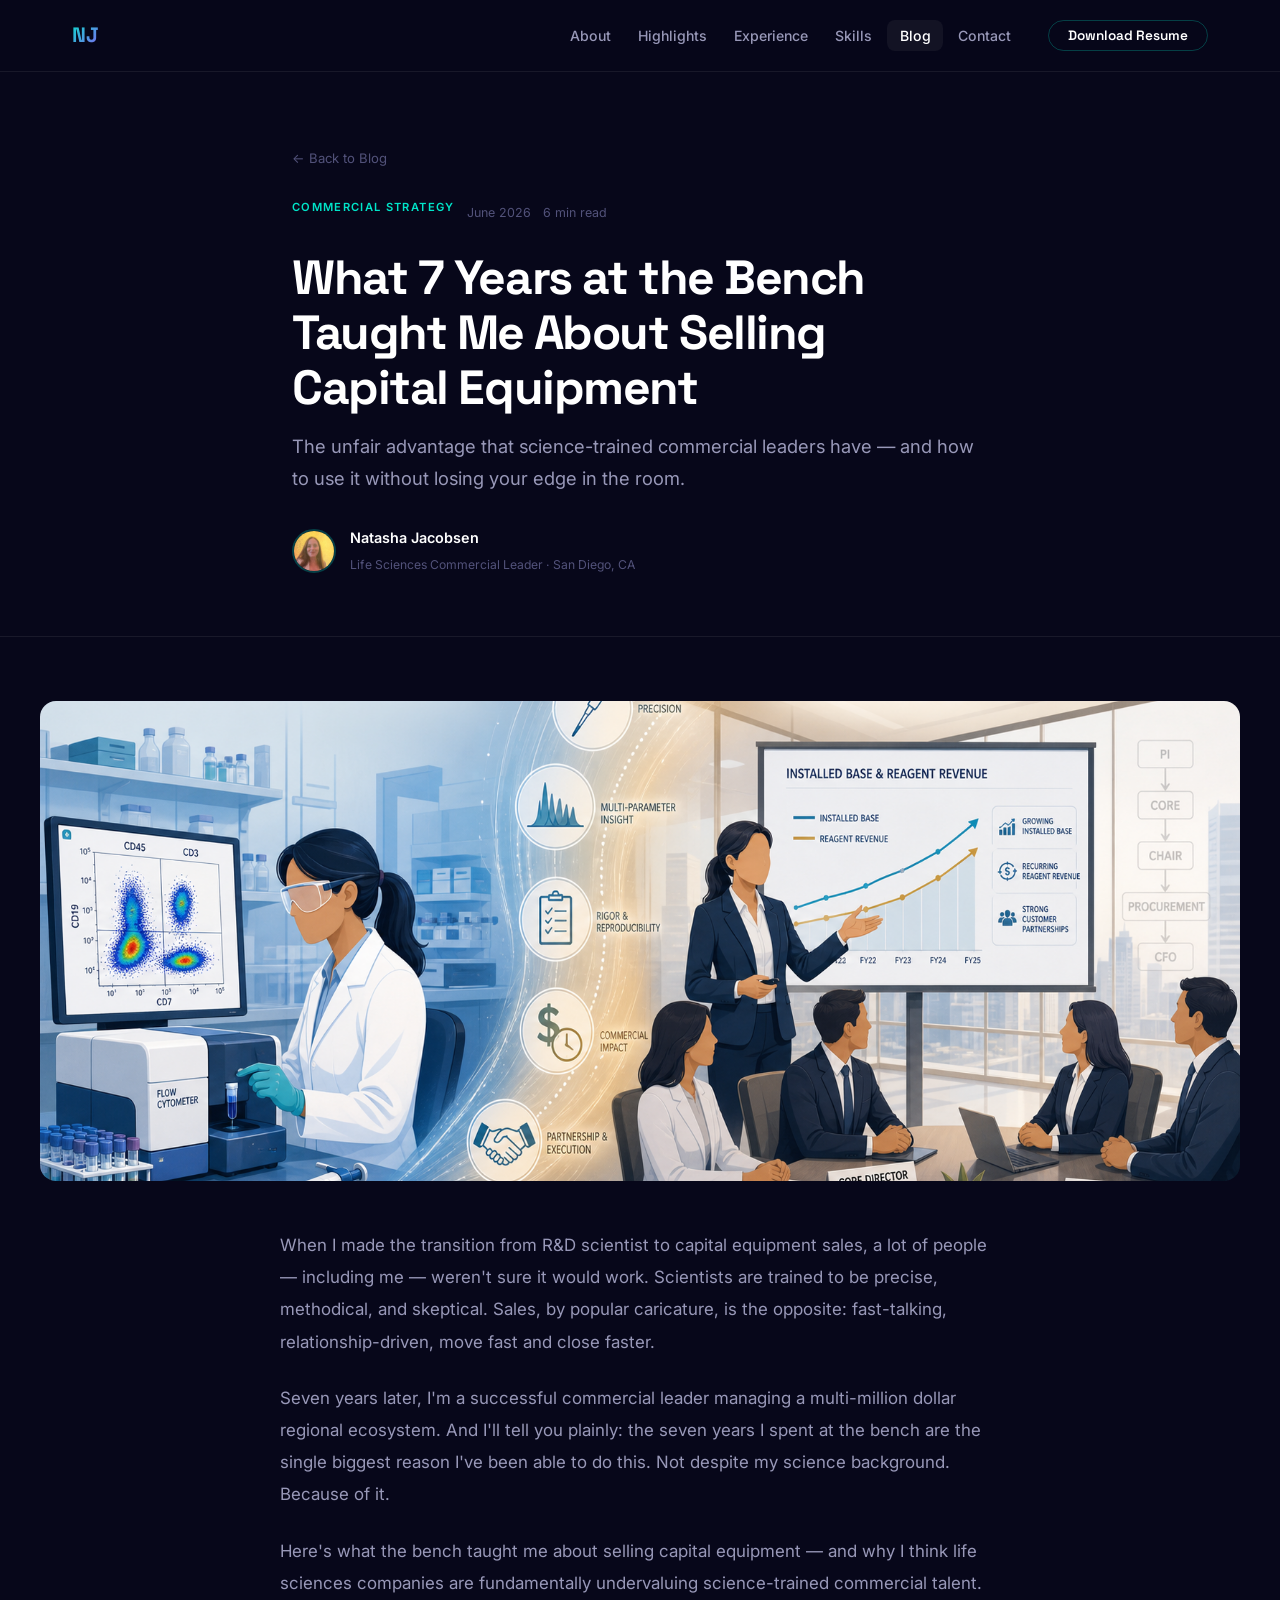
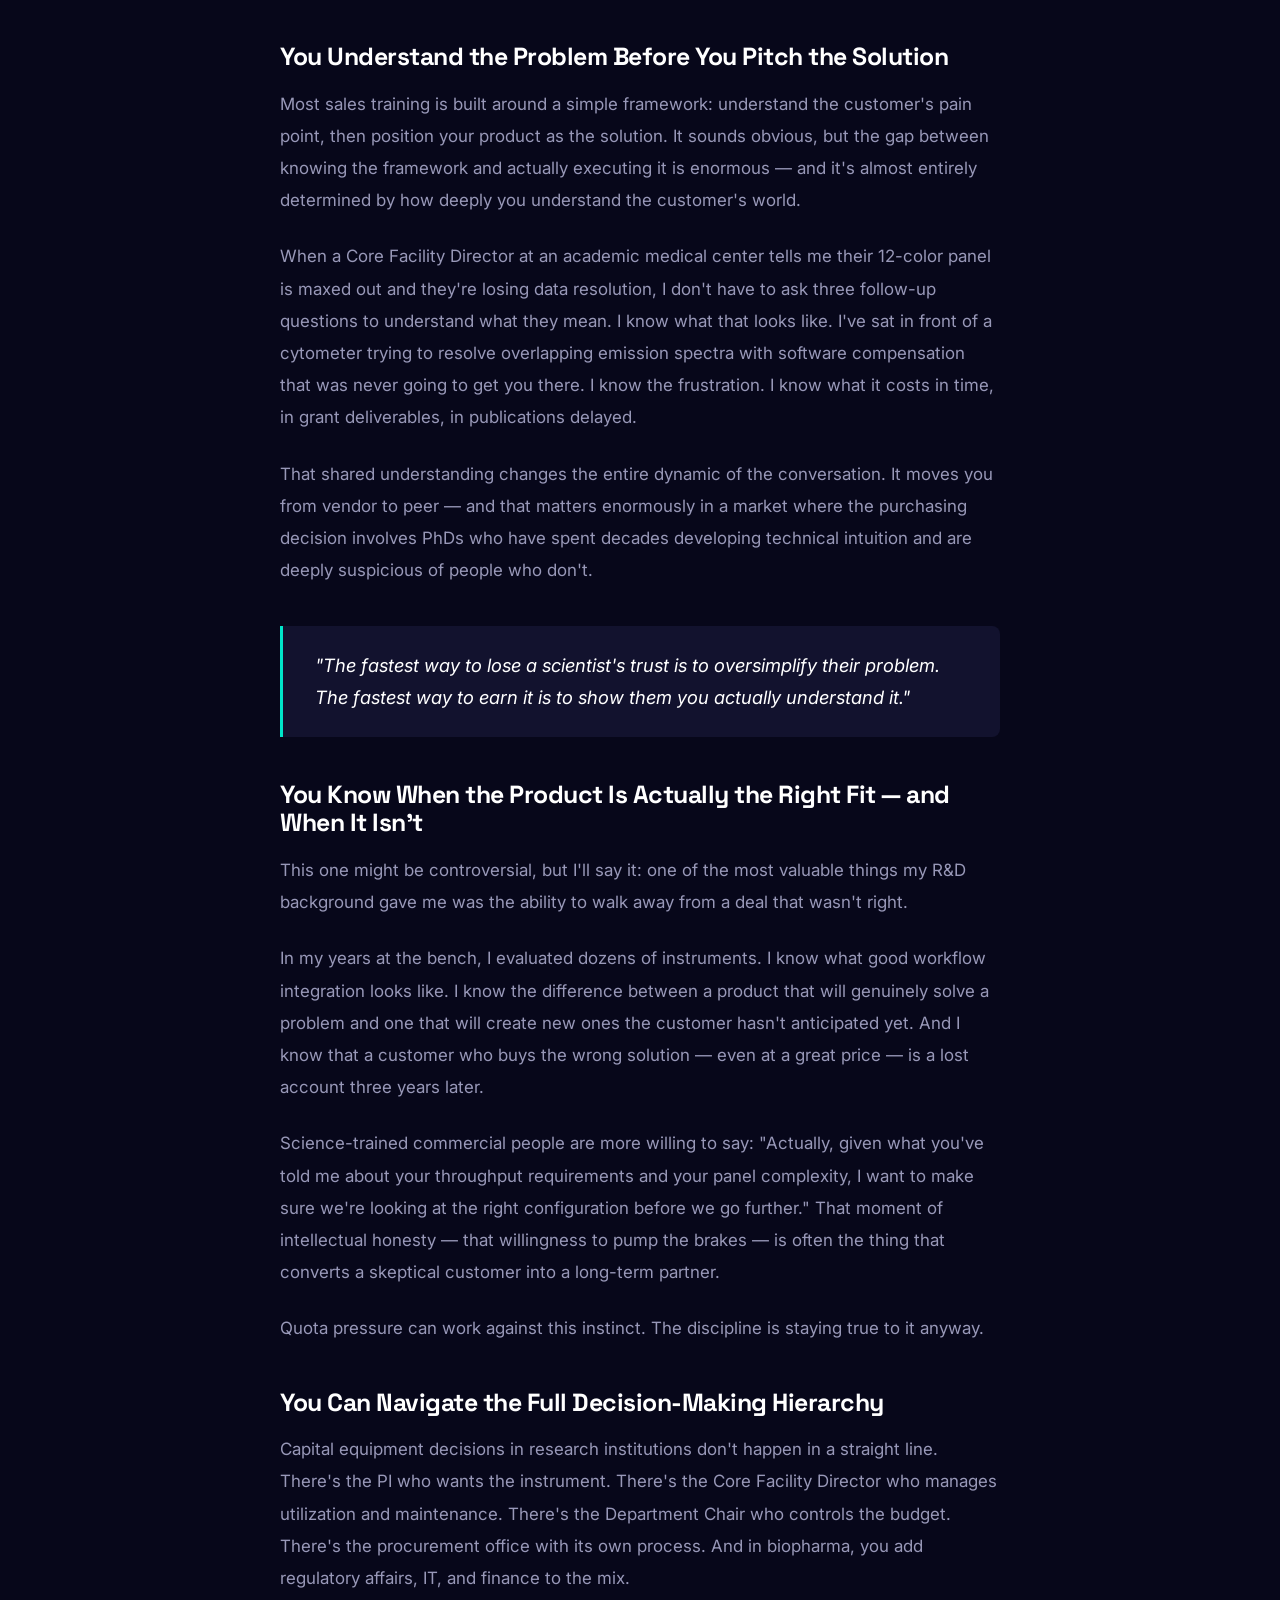
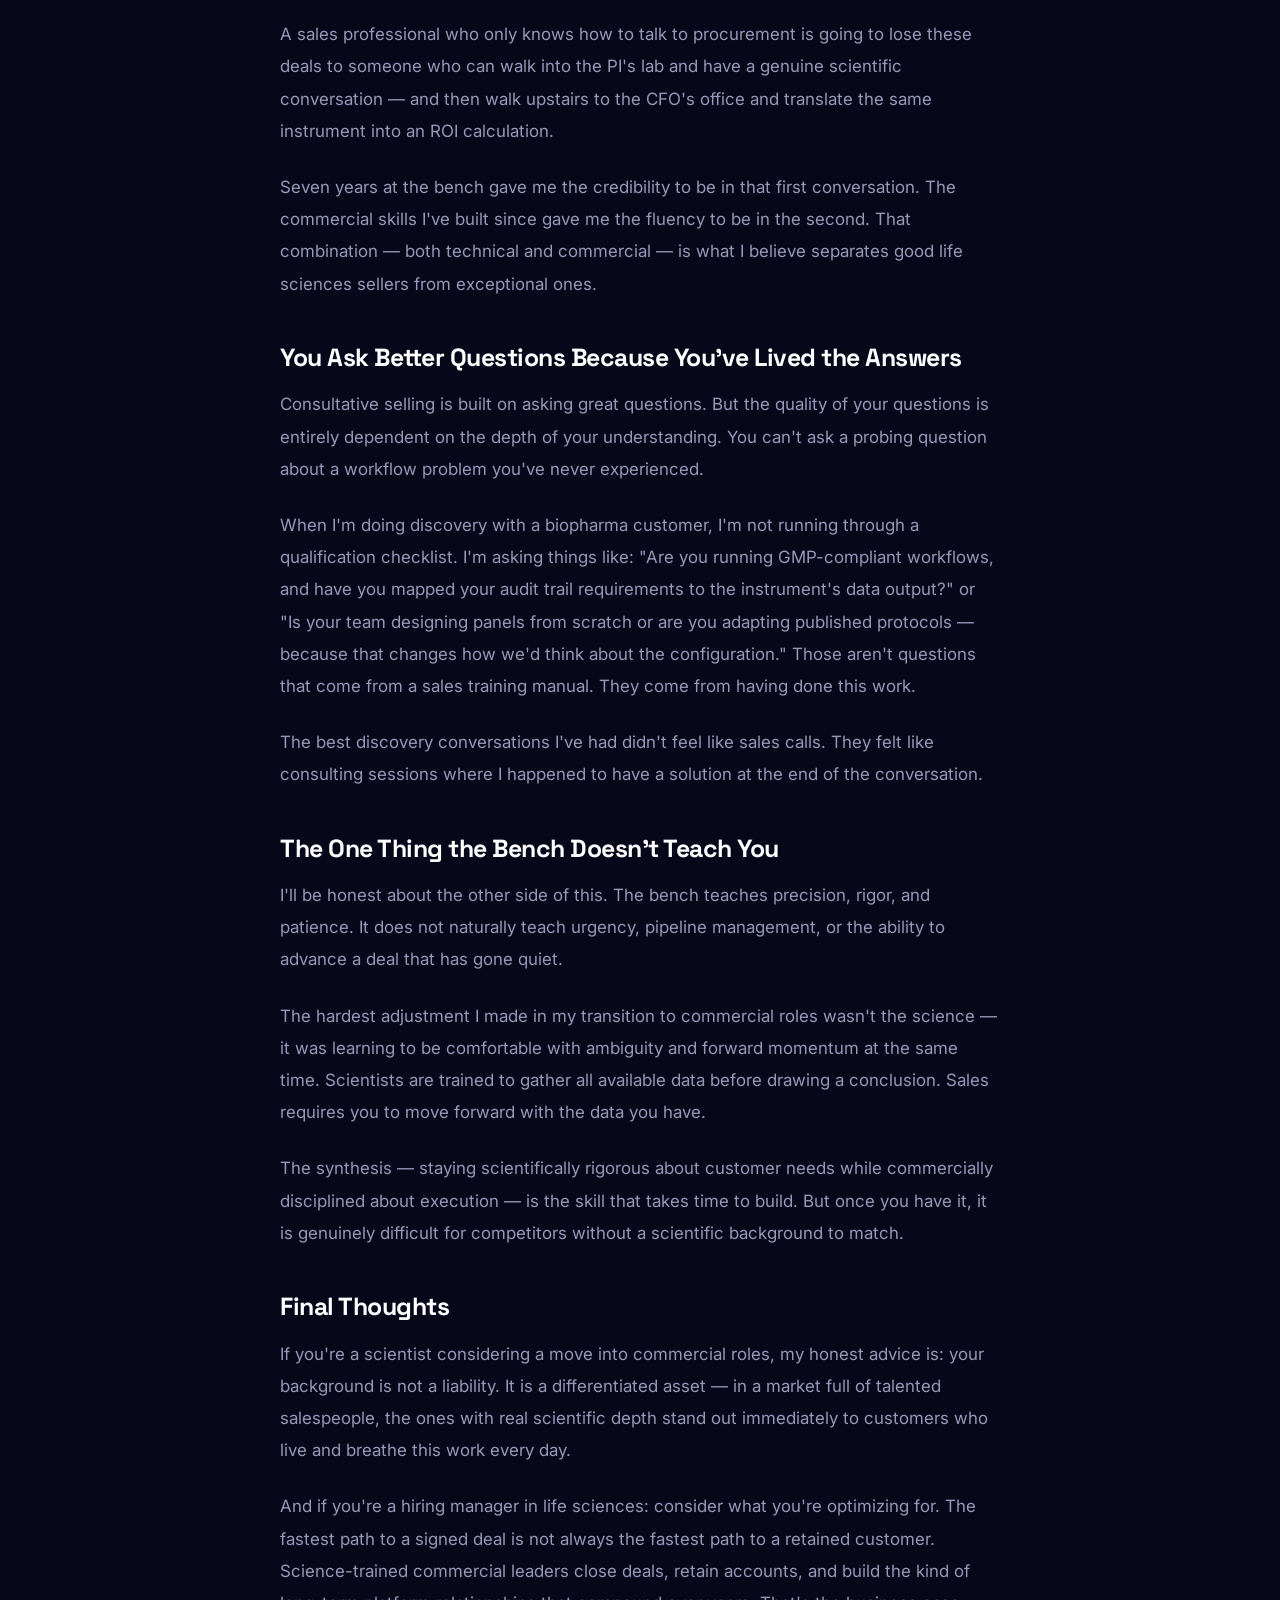
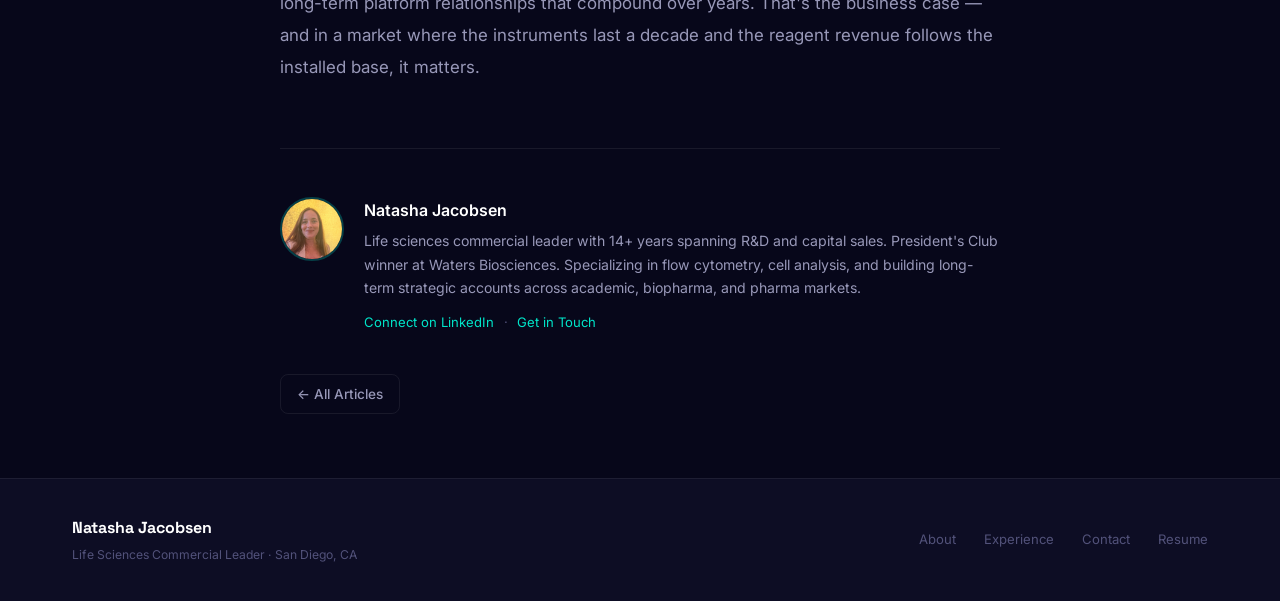
<file: blog/what-7-years-bench-taught-me.html>
<!DOCTYPE html>
<html lang="en">
<head>
  <meta charset="UTF-8" />
  <meta name="viewport" content="width=device-width, initial-scale=1.0" />
  <meta name="description" content="What 7 years at the bench taught Natasha Jacobsen about selling capital equipment — the unfair advantage science-trained commercial leaders have." />
  <title>What 7 Years at the Bench Taught Me About Selling Capital Equipment | Natasha Jacobsen</title>
  <link rel="preconnect" href="https://fonts.googleapis.com" />
  <link rel="preconnect" href="https://fonts.gstatic.com" crossorigin />
  <link href="https://fonts.googleapis.com/css2?family=Inter:wght@300;400;500;600;700&family=Space+Grotesk:wght@400;500;600;700;800&display=swap" rel="stylesheet" />
  <link rel="stylesheet" href="../css/style.css" />
  <link rel="stylesheet" href="../css/blog.css" />
</head>
<body>

  <!-- ═══════════════════════ NAVIGATION ═══════════════════════ -->
  <nav class="nav" id="nav">
    <div class="nav__inner">
      <a class="nav__logo" href="../index.html">NJ</a>
      <ul class="nav__links" id="navLinks">
        <li><a href="../index.html#about">About</a></li>
        <li><a href="../index.html#highlights">Highlights</a></li>
        <li><a href="../index.html#experience">Experience</a></li>
        <li><a href="../index.html#skills">Skills</a></li>
        <li><a href="../blog/" class="active">Blog</a></li>
        <li><a href="../index.html#contact">Contact</a></li>
      </ul>
      <a class="btn btn--outline btn--sm nav__resume" href="../resume/NatashaJacobsen_Resume.pdf" download>Download Resume</a>
      <button class="nav__toggle" id="navToggle" aria-label="Toggle menu">
        <span></span><span></span><span></span>
      </button>
    </div>
  </nav>

  <!-- ═══════════════════════ ARTICLE ═══════════════════════ -->
  <article class="article">
    <header class="article__header">
      <div class="container article__header-inner">
        <a href="../blog/" class="article__back">&larr; Back to Blog</a>
        <div class="article__meta">
          <span class="blog-card__tag">Commercial Strategy</span>
          <span class="article__date">June 2026</span>
          <span class="article__read-time">6 min read</span>
        </div>
        <h1 class="article__title">What 7 Years at the Bench Taught Me About Selling Capital Equipment</h1>
        <p class="article__subtitle">The unfair advantage that science-trained commercial leaders have — and how to use it without losing your edge in the room.</p>
        <div class="article__author">
          <img src="../images/natasha_jacobsen_headshot.jpeg" alt="Natasha Jacobsen" class="article__author-avatar" />
          <div>
            <strong>Natasha Jacobsen</strong>
            <span>Life Sciences Commercial Leader · San Diego, CA</span>
          </div>
        </div>
      </div>
    </header>

    <div class="container article__body">
      <div class="article__hero-image">
        <img
          src="../images/bench-to-boardroom.png"
          alt="From Bench Scientist to Capital Equipment Sales Leader — same scientific mindset, bigger impact"
          class="article__hero-img"
        />
      </div>
      <div class="article__content">

        <p>When I made the transition from R&D scientist to capital equipment sales, a lot of people — including me — weren't sure it would work. Scientists are trained to be precise, methodical, and skeptical. Sales, by popular caricature, is the opposite: fast-talking, relationship-driven, move fast and close faster.</p>

        <p>Seven years later, I'm a successful commercial leader managing a multi-million dollar regional ecosystem. And I'll tell you plainly: the seven years I spent at the bench are the single biggest reason I've been able to do this. Not despite my science background. Because of it.</p>

        <p>Here's what the bench taught me about selling capital equipment — and why I think life sciences companies are fundamentally undervaluing science-trained commercial talent.</p>

        <h2>You Understand the Problem Before You Pitch the Solution</h2>

        <p>Most sales training is built around a simple framework: understand the customer's pain point, then position your product as the solution. It sounds obvious, but the gap between knowing the framework and actually executing it is enormous — and it's almost entirely determined by how deeply you understand the customer's world.</p>

        <p>When a Core Facility Director at an academic medical center tells me their 12-color panel is maxed out and they're losing data resolution, I don't have to ask three follow-up questions to understand what they mean. I know what that looks like. I've sat in front of a cytometer trying to resolve overlapping emission spectra with software compensation that was never going to get you there. I know the frustration. I know what it costs in time, in grant deliverables, in publications delayed.</p>

        <p>That shared understanding changes the entire dynamic of the conversation. It moves you from vendor to peer — and that matters enormously in a market where the purchasing decision involves PhDs who have spent decades developing technical intuition and are deeply suspicious of people who don't.</p>

        <blockquote>"The fastest way to lose a scientist's trust is to oversimplify their problem. The fastest way to earn it is to show them you actually understand it."</blockquote>

        <h2>You Know When the Product Is Actually the Right Fit — and When It Isn't</h2>

        <p>This one might be controversial, but I'll say it: one of the most valuable things my R&D background gave me was the ability to walk away from a deal that wasn't right.</p>

        <p>In my years at the bench, I evaluated dozens of instruments. I know what good workflow integration looks like. I know the difference between a product that will genuinely solve a problem and one that will create new ones the customer hasn't anticipated yet. And I know that a customer who buys the wrong solution — even at a great price — is a lost account three years later.</p>

        <p>Science-trained commercial people are more willing to say: "Actually, given what you've told me about your throughput requirements and your panel complexity, I want to make sure we're looking at the right configuration before we go further." That moment of intellectual honesty — that willingness to pump the brakes — is often the thing that converts a skeptical customer into a long-term partner.</p>

        <p>Quota pressure can work against this instinct. The discipline is staying true to it anyway.</p>

        <h2>You Can Navigate the Full Decision-Making Hierarchy</h2>

        <p>Capital equipment decisions in research institutions don't happen in a straight line. There's the PI who wants the instrument. There's the Core Facility Director who manages utilization and maintenance. There's the Department Chair who controls the budget. There's the procurement office with its own process. And in biopharma, you add regulatory affairs, IT, and finance to the mix.</p>

        <p>A sales professional who only knows how to talk to procurement is going to lose these deals to someone who can walk into the PI's lab and have a genuine scientific conversation — and then walk upstairs to the CFO's office and translate the same instrument into an ROI calculation.</p>

        <p>Seven years at the bench gave me the credibility to be in that first conversation. The commercial skills I've built since gave me the fluency to be in the second. That combination — both technical and commercial — is what I believe separates good life sciences sellers from exceptional ones.</p>

        <h2>You Ask Better Questions Because You've Lived the Answers</h2>

        <p>Consultative selling is built on asking great questions. But the quality of your questions is entirely dependent on the depth of your understanding. You can't ask a probing question about a workflow problem you've never experienced.</p>

        <p>When I'm doing discovery with a biopharma customer, I'm not running through a qualification checklist. I'm asking things like: "Are you running GMP-compliant workflows, and have you mapped your audit trail requirements to the instrument's data output?" or "Is your team designing panels from scratch or are you adapting published protocols — because that changes how we'd think about the configuration." Those aren't questions that come from a sales training manual. They come from having done this work.</p>

        <p>The best discovery conversations I've had didn't feel like sales calls. They felt like consulting sessions where I happened to have a solution at the end of the conversation.</p>

        <h2>The One Thing the Bench Doesn't Teach You</h2>

        <p>I'll be honest about the other side of this. The bench teaches precision, rigor, and patience. It does not naturally teach urgency, pipeline management, or the ability to advance a deal that has gone quiet.</p>

        <p>The hardest adjustment I made in my transition to commercial roles wasn't the science — it was learning to be comfortable with ambiguity and forward momentum at the same time. Scientists are trained to gather all available data before drawing a conclusion. Sales requires you to move forward with the data you have.</p>

        <p>The synthesis — staying scientifically rigorous about customer needs while commercially disciplined about execution — is the skill that takes time to build. But once you have it, it is genuinely difficult for competitors without a scientific background to match.</p>

        <h2>Final Thoughts</h2>

        <p>If you're a scientist considering a move into commercial roles, my honest advice is: your background is not a liability. It is a differentiated asset — in a market full of talented salespeople, the ones with real scientific depth stand out immediately to customers who live and breathe this work every day.</p>

        <p>And if you're a hiring manager in life sciences: consider what you're optimizing for. The fastest path to a signed deal is not always the fastest path to a retained customer. Science-trained commercial leaders close deals, retain accounts, and build the kind of long-term platform relationships that compound over years. That's the business case — and in a market where the instruments last a decade and the reagent revenue follows the installed base, it matters.</p>

      </div>

      <!-- ═══ ARTICLE FOOTER ═══ -->
      <footer class="article__footer">
        <div class="article__footer-author">
          <img src="../images/natasha_jacobsen_headshot.jpeg" alt="Natasha Jacobsen" class="article__author-avatar article__author-avatar--lg" />
          <div>
            <strong>Natasha Jacobsen</strong>
            <p>Life sciences commercial leader with 14+ years spanning R&D and capital sales. President's Club winner at Waters Biosciences. Specializing in flow cytometry, cell analysis, and building long-term strategic accounts across academic, biopharma, and pharma markets.</p>
            <div class="article__footer-links">
              <a href="https://www.linkedin.com/in/natashajacobsen/" target="_blank" rel="noopener noreferrer">Connect on LinkedIn</a>
              <span>&middot;</span>
              <a href="mailto:natashadjacobsen@gmail.com">Get in Touch</a>
            </div>
          </div>
        </div>

        <div class="article__nav">
          <a href="../blog/" class="article__nav-link article__nav-link--prev">&larr; All Articles</a>
        </div>
      </footer>

    </div>
  </article>

  <!-- ═══════════════════════ FOOTER ═══════════════════════ -->
  <footer class="footer">
    <div class="container footer__inner">
      <div class="footer__left">
        <span class="footer__name">Natasha Jacobsen</span>
        <span class="footer__tagline">Life Sciences Commercial Leader &middot; San Diego, CA</span>
      </div>
      <div class="footer__links">
        <a href="../index.html#about">About</a>
        <a href="../index.html#experience">Experience</a>
        <a href="../index.html#contact">Contact</a>
        <a href="../resume/NatashaJacobsen_Resume.pdf" download>Resume</a>
      </div>
    </div>
  </footer>

  <script src="../js/main.js"></script>
</body>
</html>
</file>
<file: css/style.css>
/* ═══════════════════════════════════════════════════════════
   NATASHA JACOBSEN — Personal Site CSS
   Style: Bold & Modern · Dark Theme · High Contrast
   ═══════════════════════════════════════════════════════════ */

/* ─── Reset & Base ─── */
*, *::before, *::after { box-sizing: border-box; margin: 0; padding: 0; }

:root {
  /* Colors */
  --bg-primary:     #07071A;
  --bg-secondary:   #0D0D24;
  --bg-card:        #12122E;
  --bg-card-hover:  #16163A;

  --accent-teal:    #00E5C9;
  --accent-purple:  #8B5CF6;
  --accent-gradient: linear-gradient(135deg, #00E5C9 0%, #8B5CF6 100%);

  --text-primary:   #FFFFFF;
  --text-secondary: #9898B8;
  --text-muted:     #52527A;

  --border:         rgba(255, 255, 255, 0.07);
  --border-accent:  rgba(0, 229, 201, 0.25);

  /* Typography */
  --font-heading: 'Space Grotesk', sans-serif;
  --font-body:    'Inter', sans-serif;

  /* Layout */
  --max-width:    1200px;
  --nav-height:   72px;

  /* Shape */
  --radius:       16px;
  --radius-sm:    8px;
  --radius-lg:    28px;

  /* Motion */
  --transition:   all 0.3s cubic-bezier(0.4, 0, 0.2, 1);

  /* Shadows */
  --shadow:        0 4px 40px rgba(0, 0, 0, 0.5);
  --shadow-accent: 0 0 60px rgba(0, 229, 201, 0.1);
}

html { scroll-behavior: smooth; font-size: 16px; }

body {
  font-family: var(--font-body);
  background: var(--bg-primary);
  color: var(--text-primary);
  line-height: 1.65;
  overflow-x: hidden;
  -webkit-font-smoothing: antialiased;
}

/* ─── Typography ─── */
h1, h2, h3, h4 {
  font-family: var(--font-heading);
  font-weight: 700;
  line-height: 1.15;
}
p { color: var(--text-secondary); margin-bottom: 1rem; }
p:last-child { margin-bottom: 0; }
strong { color: var(--text-primary); font-weight: 600; }
em { font-style: italic; }
a { color: var(--accent-teal); text-decoration: none; transition: var(--transition); }
a:hover { color: var(--text-primary); }

/* ── inline links within body paragraphs ─── */
.about__content p a,
.article__content a {
  color: var(--accent-teal);
  text-decoration: underline;
  text-underline-offset: 3px;
}
.about__content p a:hover,
.article__content a:hover {
  color: var(--text-primary);
}

/* ─── Utilities ─── */
.container {
  max-width: var(--max-width);
  margin: 0 auto;
  padding: 0 2rem;
}

.gradient-text {
  background: var(--accent-gradient);
  -webkit-background-clip: text;
  -webkit-text-fill-color: transparent;
  background-clip: text;
}

.section { padding: 120px 0; }
.section--dark { background: var(--bg-secondary); }

.section__label {
  font-family: var(--font-body);
  font-size: 0.72rem;
  font-weight: 600;
  letter-spacing: 0.22em;
  text-transform: uppercase;
  color: var(--accent-teal);
  margin-bottom: 0.75rem;
}
.section__title {
  font-size: clamp(2rem, 4vw, 3rem);
  margin-bottom: 1.5rem;
  letter-spacing: -0.02em;
}
.section__subtitle {
  font-size: 1.05rem;
  color: var(--text-secondary);
  max-width: 600px;
  margin: 0;
}
.section__header { margin-bottom: 4rem; }

/* ─── Buttons ─── */
.btn {
  display: inline-flex;
  align-items: center;
  justify-content: center;
  gap: 0.5rem;
  padding: 0.8rem 1.75rem;
  border-radius: 100px;
  font-family: var(--font-heading);
  font-weight: 600;
  font-size: 0.95rem;
  cursor: pointer;
  border: none;
  text-decoration: none;
  transition: var(--transition);
  white-space: nowrap;
  line-height: 1;
}

.btn--primary {
  background: var(--accent-gradient);
  color: #06061A;
  box-shadow: 0 0 30px rgba(0, 229, 201, 0.2);
}
.btn--primary:hover {
  transform: translateY(-2px);
  box-shadow: 0 0 50px rgba(0, 229, 201, 0.4);
  color: #06061A;
}

.btn--outline {
  background: transparent;
  color: var(--text-primary);
  border: 1.5px solid var(--border-accent);
}
.btn--outline:hover {
  border-color: var(--accent-teal);
  color: var(--accent-teal);
  background: rgba(0, 229, 201, 0.05);
}

.btn--ghost {
  background: rgba(255, 255, 255, 0.06);
  color: var(--text-primary);
  border: 1.5px solid var(--border);
}
.btn--ghost:hover {
  background: rgba(255, 255, 255, 0.11);
  color: var(--text-primary);
  border-color: rgba(255, 255, 255, 0.15);
}

.btn--sm  { padding: 0.5rem 1.2rem; font-size: 0.85rem; }
.btn--lg  { padding: 1rem 2.5rem; font-size: 1rem; }

/* ─── Tags ─── */
.tag {
  display: inline-block;
  padding: 0.28rem 0.85rem;
  border-radius: 100px;
  font-size: 0.77rem;
  font-weight: 500;
  letter-spacing: 0.015em;
  background: rgba(255, 255, 255, 0.05);
  color: var(--text-secondary);
  border: 1px solid var(--border);
}
.tag--accent {
  background: rgba(0, 229, 201, 0.1);
  color: var(--accent-teal);
  border-color: var(--border-accent);
}

/* ─── Scroll Reveal ─── */
.reveal {
  opacity: 0;
  transform: translateY(28px);
  transition:
    opacity 0.7s cubic-bezier(0.4, 0, 0.2, 1),
    transform 0.7s cubic-bezier(0.4, 0, 0.2, 1);
}
.reveal.visible {
  opacity: 1;
  transform: translateY(0);
}


/* ══════════════════════════════════════════
   NAVIGATION
══════════════════════════════════════════ */

.nav {
  position: fixed;
  top: 0; left: 0; right: 0;
  z-index: 100;
  height: var(--nav-height);
  background: rgba(7, 7, 26, 0.8);
  backdrop-filter: blur(24px);
  -webkit-backdrop-filter: blur(24px);
  border-bottom: 1px solid var(--border);
  transition: var(--transition);
}
.nav.scrolled {
  background: rgba(7, 7, 26, 0.97);
  box-shadow: 0 4px 30px rgba(0, 0, 0, 0.4);
}
.nav__inner {
  display: flex;
  align-items: center;
  gap: 1.5rem;
  max-width: var(--max-width);
  margin: 0 auto;
  padding: 0 2rem;
  height: 100%;
}
.nav__logo {
  font-family: var(--font-heading);
  font-weight: 800;
  font-size: 1.3rem;
  background: var(--accent-gradient);
  -webkit-background-clip: text;
  -webkit-text-fill-color: transparent;
  background-clip: text;
  flex-shrink: 0;
  letter-spacing: -0.02em;
}
.nav__links {
  display: flex;
  list-style: none;
  gap: 0.1rem;
  margin-left: auto;
}
.nav__links a {
  color: var(--text-secondary);
  font-size: 0.88rem;
  font-weight: 500;
  padding: 0.45rem 0.8rem;
  border-radius: var(--radius-sm);
}
.nav__links a:hover,
.nav__links a.active {
  color: var(--text-primary);
  background: rgba(255, 255, 255, 0.05);
}
.nav__resume { flex-shrink: 0; }
.nav__toggle {
  display: none;
  flex-direction: column;
  gap: 5px;
  background: none;
  border: none;
  cursor: pointer;
  padding: 4px;
  margin-left: auto;
}
.nav__toggle span {
  display: block;
  width: 24px;
  height: 2px;
  background: var(--text-primary);
  border-radius: 2px;
  transition: var(--transition);
}
.nav__toggle.open span:nth-child(1) { transform: translateY(7px) rotate(45deg); }
.nav__toggle.open span:nth-child(2) { opacity: 0; }
.nav__toggle.open span:nth-child(3) { transform: translateY(-7px) rotate(-45deg); }


/* ══════════════════════════════════════════
   HERO
══════════════════════════════════════════ */

.hero {
  position: relative;
  min-height: 100vh;
  display: flex;
  align-items: center;
  padding: calc(var(--nav-height) + 60px) 0 140px;
  overflow: hidden;
}
.hero__bg {
  position: absolute;
  inset: 0;
  z-index: 0;
  background:
    radial-gradient(ellipse 75% 65% at 5% 55%,  rgba(0, 229, 201, 0.09) 0%, transparent 65%),
    radial-gradient(ellipse 55% 55% at 92% 25%,  rgba(139, 92, 246, 0.11) 0%, transparent 60%),
    radial-gradient(ellipse 50% 70% at 55% 90%,  rgba(139, 92, 246, 0.06) 0%, transparent 55%);
  animation: bgPulse 14s ease-in-out infinite alternate;
}
@keyframes bgPulse {
  0%   { transform: scale(1)    rotate(0deg); }
  100% { transform: scale(1.07) rotate(1.5deg); }
}

.hero__content { position: relative; z-index: 1; }

.hero__badge {
  display: inline-flex;
  align-items: center;
  gap: 0.5rem;
  padding: 0.45rem 1.1rem;
  border-radius: 100px;
  background: rgba(0, 229, 201, 0.08);
  border: 1px solid var(--border-accent);
  color: var(--accent-teal);
  font-size: 0.75rem;
  font-weight: 600;
  letter-spacing: 0.1em;
  text-transform: uppercase;
  margin-bottom: 1.75rem;
}

.hero__name {
  font-size: clamp(4.5rem, 11vw, 9rem);
  font-weight: 800;
  line-height: 1;
  letter-spacing: -0.035em;
  margin-bottom: 1rem;
}
.hero__title {
  font-family: var(--font-heading);
  font-size: clamp(1rem, 2.2vw, 1.35rem);
  font-weight: 500;
  color: var(--text-secondary);
  margin-bottom: 1.5rem;
  letter-spacing: 0.06em;
  text-transform: uppercase;
}
.hero__tagline {
  font-size: clamp(1rem, 1.7vw, 1.15rem);
  color: var(--text-secondary);
  max-width: 580px;
  margin-bottom: 2.5rem;
  line-height: 1.8;
}
.hero__ctas {
  display: flex;
  gap: 1rem;
  margin-bottom: 4.5rem;
  flex-wrap: wrap;
}

/* ── Metric counters ── */
.hero__metrics {
  display: grid;
  grid-template-columns: repeat(4, 1fr);
  gap: 1.25rem;
  width: 100%;
}
.metric {
  padding: 1.5rem 1.25rem;
  background: var(--bg-card);
  border: 1px solid var(--border);
  border-radius: var(--radius);
  text-align: center;
  transition: var(--transition);
  min-height: 110px;
  display: flex;
  flex-direction: column;
  align-items: center;
  justify-content: center;
}
.metric:hover {
  border-color: var(--border-accent);
  background: var(--bg-card-hover);
  transform: translateY(-4px);
  box-shadow: var(--shadow-accent);
}
.metric__value {
  display: block;
  font-family: var(--font-heading);
  font-size: clamp(0.95rem, 1.6vw, 1.5rem);
  font-weight: 800;
  background: var(--accent-gradient);
  -webkit-background-clip: text;
  -webkit-text-fill-color: transparent;
  background-clip: text;
  line-height: 1.2;
  letter-spacing: -0.01em;
}
.metric__label {
  display: block;
  font-size: 0.68rem;
  color: var(--text-muted);
  text-transform: uppercase;
  letter-spacing: 0.09em;
  margin-top: 0.45rem;
  line-height: 1.4;
}

/* ── Scroll hint ── */
.hero__scroll-hint {
  position: absolute;
  bottom: 48px;
  left: 50%;
  transform: translateX(-50%);
  display: flex;
  flex-direction: column;
  align-items: center;
  gap: 0.5rem;
  color: var(--text-muted);
  font-size: 0.65rem;
  letter-spacing: 0.18em;
  text-transform: uppercase;
}
.hero__scroll-line {
  width: 1px;
  height: 48px;
  background: linear-gradient(to bottom, var(--accent-teal), transparent);
  animation: scrollPulse 2.2s ease-in-out infinite;
}
@keyframes scrollPulse {
  0%, 100% { opacity: 0.25; transform: scaleY(0.8); }
  50%       { opacity: 1;    transform: scaleY(1); }
}


/* ══════════════════════════════════════════
   ABOUT
══════════════════════════════════════════ */

.about__grid {
  display: grid;
  grid-template-columns: 240px 1fr;
  gap: 5rem;
  align-items: center;
}
.about__visual {
  display: flex;
  flex-direction: column;
  align-items: center;
  gap: 1.5rem;
}
.about__avatar {
  width: 200px;
  height: 200px;
  border-radius: 50%;
  background: var(--accent-gradient);
  padding: 3px;
  flex-shrink: 0;
}
.about__avatar-placeholder {
  width: 100%;
  height: 100%;
  border-radius: 50%;
  background: var(--bg-card);
  display: flex;
  align-items: center;
  justify-content: center;
  font-family: var(--font-heading);
  font-size: 2.75rem;
  font-weight: 800;
  color: var(--accent-teal);
}
.about__avatar img {
  width: 100%;
  height: 100%;
  border-radius: 50%;
  object-fit: cover;
  object-position: center top;
  display: block;
}
.about__tags {
  display: flex;
  flex-wrap: wrap;
  gap: 0.5rem;
  justify-content: center;
}
.about__content p {
  font-size: 1.03rem;
  line-height: 1.85;
}
.about__highlights {
  display: grid;
  grid-template-columns: repeat(3, 1fr);
  gap: 1rem;
  margin-top: 2.5rem;
}
.about__highlight {
  text-align: center;
  padding: 1.25rem 1rem;
  background: var(--bg-card);
  border: 1px solid var(--border);
  border-radius: var(--radius);
}
.about__highlight strong {
  display: block;
  font-family: var(--font-heading);
  font-size: 1.8rem;
  font-weight: 800;
  background: var(--accent-gradient);
  -webkit-background-clip: text;
  -webkit-text-fill-color: transparent;
  background-clip: text;
  letter-spacing: -0.02em;
}
.about__highlight span {
  font-size: 0.72rem;
  color: var(--text-muted);
  text-transform: uppercase;
  letter-spacing: 0.08em;
  margin-top: 0.25rem;
  display: block;
}


/* ══════════════════════════════════════════
   HIGHLIGHTS
══════════════════════════════════════════ */

.highlights__grid {
  display: grid;
  grid-template-columns: repeat(3, 1fr);
  gap: 1.5rem;
}
.highlight-card {
  padding: 2rem;
  background: var(--bg-card);
  border: 1px solid var(--border);
  border-radius: var(--radius);
  transition: var(--transition);
}
.highlight-card:hover {
  border-color: var(--border-accent);
  transform: translateY(-5px);
  box-shadow: var(--shadow-accent);
  background: var(--bg-card-hover);
}
.highlight-card__icon {
  font-size: 2.25rem;
  margin-bottom: 1rem;
  display: block;
}
.highlight-card h3 {
  font-size: 1.1rem;
  margin-bottom: 0.75rem;
  color: var(--text-primary);
}
.highlight-card p { font-size: 0.9rem; margin: 0; }


/* ══════════════════════════════════════════
   EXPERIENCE / TIMELINE
══════════════════════════════════════════ */

.timeline {
  position: relative;
  padding-left: 2.75rem;
}
.timeline::before {
  content: '';
  position: absolute;
  left: 0;
  top: 10px;
  bottom: 0;
  width: 2px;
  background: linear-gradient(
    to bottom,
    var(--accent-teal),
    rgba(139, 92, 246, 0.5) 60%,
    transparent
  );
}

.timeline__item {
  position: relative;
  margin-bottom: 2.5rem;
}
.timeline__item:last-child { margin-bottom: 0; }

.timeline__marker {
  position: absolute;
  left: -2.75rem;
  top: 14px;
  width: 14px;
  height: 14px;
  border-radius: 50%;
  background: var(--accent-gradient);
  box-shadow: 0 0 18px rgba(0, 229, 201, 0.5);
  transform: translateX(-6px);
}

.timeline__card {
  padding: 2rem;
  background: var(--bg-card);
  border: 1px solid var(--border);
  border-radius: var(--radius);
  transition: var(--transition);
}
.timeline__card:hover {
  border-color: var(--border-accent);
  background: var(--bg-card-hover);
}
.timeline__meta {
  display: flex;
  justify-content: space-between;
  align-items: baseline;
  flex-wrap: wrap;
  gap: 0.5rem;
  margin-bottom: 0.4rem;
}
.timeline__company {
  font-family: var(--font-heading);
  font-weight: 700;
  font-size: 0.95rem;
  color: var(--accent-teal);
}
.timeline__period {
  font-size: 0.78rem;
  color: var(--text-muted);
  font-weight: 500;
}
.timeline__role {
  font-size: 1.2rem;
  margin-bottom: 0.2rem;
}
.timeline__location {
  font-size: 0.8rem;
  color: var(--text-muted);
  margin-bottom: 1.1rem;
}
.timeline__bullets {
  padding-left: 1.2rem;
  margin-bottom: 1.5rem;
}
.timeline__bullets li {
  color: var(--text-secondary);
  font-size: 0.92rem;
  margin-bottom: 0.55rem;
  line-height: 1.65;
}
.timeline__bullets li::marker { color: var(--accent-teal); }
.timeline__tags {
  display: flex;
  flex-wrap: wrap;
  gap: 0.5rem;
}


/* ══════════════════════════════════════════
   SKILLS
══════════════════════════════════════════ */

.skills__grid {
  display: grid;
  grid-template-columns: repeat(2, 1fr);
  gap: 1.5rem;
}
.skill-group {
  padding: 2rem;
  background: var(--bg-card);
  border: 1px solid var(--border);
  border-radius: var(--radius);
  transition: var(--transition);
}
.skill-group:hover {
  border-color: var(--border-accent);
}
.skill-group__title {
  font-size: 0.78rem;
  font-weight: 600;
  color: var(--text-muted);
  text-transform: uppercase;
  letter-spacing: 0.1em;
  margin-bottom: 1.25rem;
}
.skill-group__tags {
  display: flex;
  flex-wrap: wrap;
  gap: 0.5rem;
}


/* ══════════════════════════════════════════
   TESTIMONIALS
══════════════════════════════════════════ */

.testimonials__grid {
  display: grid;
  grid-template-columns: repeat(3, 1fr);
  gap: 1.5rem;
  margin-bottom: 1.5rem;
}
.testimonial-card {
  padding: 2.25rem 2rem;
  background: var(--bg-card);
  border: 1px solid var(--border);
  border-radius: var(--radius);
  transition: var(--transition);
  position: relative;
  overflow: hidden;
}
.testimonial-card::before {
  content: '\201C';
  position: absolute;
  top: 0.75rem;
  left: 1.5rem;
  font-size: 6rem;
  line-height: 1;
  font-family: Georgia, 'Times New Roman', serif;
  color: var(--accent-teal);
  opacity: 0.1;
  pointer-events: none;
  user-select: none;
}
.testimonial-card:hover {
  border-color: var(--border-accent);
  background: var(--bg-card-hover);
}
.testimonial-card__quote {
  font-size: 0.92rem;
  color: var(--text-secondary);
  line-height: 1.8;
  margin-bottom: 1.75rem;
  font-style: italic;
}
.testimonial-card__author {
  display: flex;
  align-items: center;
  gap: 0.9rem;
}
.testimonial-card__avatar {
  width: 42px;
  height: 42px;
  border-radius: 50%;
  background: var(--accent-gradient);
  display: flex;
  align-items: center;
  justify-content: center;
  font-size: 0.72rem;
  font-weight: 800;
  color: #06061A;
  flex-shrink: 0;
  letter-spacing: 0.02em;
}
.testimonial-card__author strong {
  display: block;
  font-size: 0.88rem;
  color: var(--text-primary);
}
.testimonial-card__author span {
  display: block;
  font-size: 0.76rem;
  color: var(--text-muted);
  margin-top: 0.1rem;
}
.testimonials__note {
  text-align: center;
  font-size: 0.76rem;
  color: var(--text-muted);
  font-style: italic;
}


/* ══════════════════════════════════════════
   BLOG
══════════════════════════════════════════ */

.blog__grid {
  display: grid;
  grid-template-columns: repeat(3, 1fr);
  gap: 1.5rem;
}
.blog-card {
  padding: 2rem;
  background: var(--bg-card);
  border: 1px solid var(--border);
  border-radius: var(--radius);
  transition: var(--transition);
  display: flex;
  flex-direction: column;
}
.blog-card:hover {
  border-color: var(--border-accent);
  transform: translateY(-5px);
  box-shadow: var(--shadow-accent);
  background: var(--bg-card-hover);
}
.blog-card__tag {
  font-size: 0.7rem;
  font-weight: 600;
  text-transform: uppercase;
  letter-spacing: 0.12em;
  color: var(--accent-teal);
  margin-bottom: 0.85rem;
}
.blog-card__title {
  font-size: 1.08rem;
  font-weight: 700;
  line-height: 1.45;
  margin-bottom: 0.85rem;
  color: var(--text-primary);
}
.blog-card__excerpt {
  font-size: 0.88rem;
  color: var(--text-secondary);
  line-height: 1.7;
  margin-bottom: 1.5rem;
  flex: 1;
}
.blog-card__footer { margin-top: auto; }
.blog-card__status {
  display: inline-block;
  padding: 0.25rem 0.8rem;
  border-radius: 100px;
  background: rgba(255, 255, 255, 0.04);
  border: 1px solid var(--border);
  color: var(--text-muted);
  font-size: 0.72rem;
  font-weight: 500;
}


/* ══════════════════════════════════════════
   CONTACT
══════════════════════════════════════════ */

.contact { background: var(--bg-primary); }
.contact__inner {
  max-width: 720px;
  margin: 0 auto;
  text-align: center;
  padding: 4.5rem 3.5rem;
  background: var(--bg-card);
  border: 1px solid var(--border);
  border-radius: var(--radius-lg);
  box-shadow: var(--shadow-accent), var(--shadow);
}
.contact__text {
  font-size: 1.05rem;
  line-height: 1.85;
  margin-bottom: 2.75rem;
}
.contact__actions {
  display: flex;
  gap: 1rem;
  justify-content: center;
  flex-wrap: wrap;
  margin-bottom: 1.75rem;
}
.contact__location {
  font-size: 0.82rem;
  color: var(--text-muted);
  margin: 0;
}


/* ══════════════════════════════════════════
   FOOTER
══════════════════════════════════════════ */

.footer {
  padding: 2.25rem 0;
  border-top: 1px solid var(--border);
  background: var(--bg-secondary);
}
.footer__inner {
  display: flex;
  align-items: center;
  justify-content: space-between;
  flex-wrap: wrap;
  gap: 1rem;
}
.footer__left {
  display: flex;
  flex-direction: column;
  gap: 0.2rem;
}
.footer__name {
  font-family: var(--font-heading);
  font-weight: 700;
  font-size: 1rem;
  color: var(--text-primary);
}
.footer__tagline {
  font-size: 0.76rem;
  color: var(--text-muted);
}
.footer__links {
  display: flex;
  gap: 1.75rem;
}
.footer__links a {
  font-size: 0.82rem;
  color: var(--text-muted);
  transition: var(--transition);
}
.footer__links a:hover { color: var(--accent-teal); }


/* ══════════════════════════════════════════
   RESPONSIVE
══════════════════════════════════════════ */

@media (max-width: 1024px) {
  .highlights__grid   { grid-template-columns: repeat(2, 1fr); }
  .testimonials__grid { grid-template-columns: repeat(2, 1fr); }
  .blog__grid         { grid-template-columns: repeat(2, 1fr); }
  .hero__metrics      { grid-template-columns: repeat(2, 1fr); }
  .hero__scroll-hint  { display: none; }
  .about__grid        { grid-template-columns: 200px 1fr; gap: 3rem; }
}

@media (max-width: 768px) {
  .section { padding: 80px 0; }

  /* Nav mobile */
  .nav__links, .nav__resume { display: none; }
  .nav__toggle { display: flex; }
  .nav__links.open {
    display: flex;
    flex-direction: column;
    position: fixed;
    top: var(--nav-height);
    left: 0; right: 0;
    background: rgba(7, 7, 26, 0.98);
    backdrop-filter: blur(24px);
    padding: 1.5rem;
    gap: 0.35rem;
    border-bottom: 1px solid var(--border);
    z-index: 99;
  }

  /* About */
  .about__grid { grid-template-columns: 1fr; gap: 2.5rem; }
  .about__visual { flex-direction: row; flex-wrap: wrap; justify-content: center; }

  /* Skills */
  .skills__grid { grid-template-columns: 1fr; }

  /* Grids */
  .highlights__grid,
  .blog__grid { grid-template-columns: 1fr; }

  /* Testimonials */
  .testimonials__grid { grid-template-columns: 1fr; }

  /* Hero */
  .hero__name { font-size: clamp(3.5rem, 16vw, 5rem); }
  .hero__metrics { grid-template-columns: repeat(2, 1fr); }
  .metric { min-height: 100px; }
  .metric__value { font-size: clamp(0.9rem, 4vw, 1.25rem); }

  /* Contact */
  .contact__inner { padding: 2.5rem 1.75rem; }
}

@media (max-width: 480px) {
  .hero__ctas { flex-direction: column; }
  .hero__ctas .btn { width: 100%; }
  .hero__metrics { grid-template-columns: repeat(2, 1fr); gap: 0.75rem; }
  .metric { padding: 1rem 0.75rem; min-height: 90px; }
  .metric__value { font-size: clamp(0.85rem, 5vw, 1.1rem); }
  .about__highlights { grid-template-columns: 1fr; }
  .contact__actions { flex-direction: column; }
  .contact__actions .btn--lg { width: 100%; }
  .footer__inner { flex-direction: column; text-align: center; }
  .footer__links { justify-content: center; }
}
</file>
<file: css/blog.css>
/* ═══════════════════════════════════════════════════════════
   BLOG CSS — listing page, article pages, filters
   Extends style.css (do not duplicate variables)
   ═══════════════════════════════════════════════════════════ */

/* ── Homepage: "See All" button row ─────────────────────── */
.blog__see-all {
  text-align: center;
  margin-top: 3rem;
}

/* ── Blog cards as links ─────────────────────────────────── */
a.blog-card--link {
  display: flex;
  flex-direction: column;
  text-decoration: none;
  color: inherit;
  cursor: pointer;
}
a.blog-card--link:hover {
  border-color: var(--border-accent);
  transform: translateY(-5px);
  box-shadow: var(--shadow-accent);
  background: var(--bg-card-hover);
  color: inherit;
}
.blog-card__read-more {
  font-size: 0.82rem;
  font-weight: 600;
  color: var(--accent-teal);
  letter-spacing: 0.02em;
}

/* ══════════════════════════════════════════
   BLOG LISTING PAGE
══════════════════════════════════════════ */

.blog-listing-hero {
  padding: calc(var(--nav-height) + 80px) 0 60px;
  background: var(--bg-primary);
  border-bottom: 1px solid var(--border);
}
.blog-listing-hero__inner { max-width: 720px; }
.blog-listing-hero__title {
  font-size: clamp(2.5rem, 6vw, 4.5rem);
  font-weight: 800;
  letter-spacing: -0.03em;
  margin-bottom: 1rem;
}
.blog-listing-hero__subtitle {
  font-size: 1.1rem;
  color: var(--text-secondary);
  line-height: 1.7;
  margin: 0;
}

/* ── Category filters ─────────────────────────────────────── */
.blog-filters {
  background: var(--bg-secondary);
  border-bottom: 1px solid var(--border);
  padding: 1.25rem 0;
  position: sticky;
  top: var(--nav-height);
  z-index: 10;
}
.blog-filters__inner {
  display: flex;
  flex-wrap: wrap;
  gap: 0.6rem;
}
.filter-btn {
  padding: 0.4rem 1.1rem;
  border-radius: 100px;
  border: 1.5px solid var(--border);
  background: transparent;
  color: var(--text-secondary);
  font-family: var(--font-body);
  font-size: 0.82rem;
  font-weight: 500;
  cursor: pointer;
  transition: var(--transition);
}
.filter-btn:hover {
  border-color: var(--border-accent);
  color: var(--accent-teal);
}
.filter-btn.active {
  background: var(--accent-teal);
  border-color: var(--accent-teal);
  color: #06061A;
  font-weight: 600;
}

/* ── Featured article ─────────────────────────────────────── */
.blog-featured {
  margin-bottom: 3rem;
}
.blog-featured[style*="display:none"],
.blog-featured[data-hidden="true"] {
  display: none;
}
.blog-featured__link {
  display: block;
  padding: 2.75rem;
  background: var(--bg-card);
  border: 1px solid var(--border);
  border-radius: var(--radius-lg);
  text-decoration: none;
  color: inherit;
  transition: var(--transition);
  position: relative;
  overflow: hidden;
}
.blog-featured__link:hover {
  border-color: var(--border-accent);
  background: var(--bg-card-hover);
  transform: translateY(-3px);
  box-shadow: var(--shadow-accent);
  color: inherit;
}
.blog-featured__meta {
  display: flex;
  align-items: center;
  gap: 1rem;
  margin-bottom: 1.25rem;
}
.blog-featured__date,
.blog-featured__read-time {
  font-size: 0.78rem;
  color: var(--text-muted);
}
.blog-featured__title {
  font-size: clamp(1.5rem, 3vw, 2.2rem);
  font-weight: 700;
  letter-spacing: -0.02em;
  margin-bottom: 1rem;
  color: var(--text-primary);
  max-width: 680px;
}
.blog-featured__excerpt {
  font-size: 1rem;
  color: var(--text-secondary);
  line-height: 1.75;
  max-width: 600px;
  margin-bottom: 1.5rem;
}
.blog-featured__badge {
  position: absolute;
  top: 1.5rem;
  right: 1.75rem;
  background: rgba(0, 229, 201, 0.1);
  border: 1px solid var(--border-accent);
  color: var(--accent-teal);
  font-size: 0.7rem;
  font-weight: 600;
  letter-spacing: 0.1em;
  text-transform: uppercase;
  padding: 0.25rem 0.75rem;
  border-radius: 100px;
}

/* ── Article grid ─────────────────────────────────────────── */
.blog-listing { background: var(--bg-primary); }
.blog-listing__grid {
  display: grid;
  grid-template-columns: repeat(3, 1fr);
  gap: 1.5rem;
}

/* Hidden articles (filtered out) */
.blog-card[data-hidden="true"],
a.blog-card[data-hidden="true"] {
  display: none;
}

/* Empty state */
.blog-empty {
  text-align: center;
  padding: 4rem 0;
  color: var(--text-muted);
  font-size: 0.95rem;
}

/* ── Article pages: never trap content behind JS scroll-reveal ─── */
.article .reveal,
.article .reveal.visible {
  opacity: 1;
  transform: none;
}

/* ══════════════════════════════════════════
   ARTICLE PAGE
══════════════════════════════════════════ */

.article__header {
  background: var(--bg-primary);
  padding: calc(var(--nav-height) + 72px) 0 60px;
  border-bottom: 1px solid var(--border);
}
.article__header-inner { max-width: 760px; }

.article__back {
  display: inline-flex;
  align-items: center;
  gap: 0.4rem;
  font-size: 0.82rem;
  color: var(--text-muted);
  margin-bottom: 1.75rem;
  text-decoration: none;
  transition: var(--transition);
}
.article__back:hover { color: var(--accent-teal); }

.article__meta {
  display: flex;
  align-items: center;
  flex-wrap: wrap;
  gap: 0.75rem;
  margin-bottom: 1.25rem;
}
.article__date,
.article__read-time {
  font-size: 0.78rem;
  color: var(--text-muted);
}

.article__title {
  font-size: clamp(1.9rem, 4.5vw, 3rem);
  font-weight: 800;
  letter-spacing: -0.03em;
  line-height: 1.15;
  margin-bottom: 1rem;
}
.article__subtitle {
  font-size: 1.15rem;
  color: var(--text-secondary);
  line-height: 1.7;
  margin-bottom: 2rem;
}
.article__author {
  display: flex;
  align-items: center;
  gap: 0.9rem;
}
.article__author-avatar {
  width: 44px;
  height: 44px;
  border-radius: 50%;
  object-fit: cover;
  object-position: center top;
  border: 2px solid var(--border-accent);
  flex-shrink: 0;
}
.article__author-avatar--lg {
  width: 64px;
  height: 64px;
}
.article__author strong {
  display: block;
  font-size: 0.9rem;
  color: var(--text-primary);
}
.article__author span {
  font-size: 0.76rem;
  color: var(--text-muted);
}

/* ── Article hero image ───────────────────────────────────── */
.article__hero-image {
  margin: 0 0 3rem;
}
.article__hero-img {
  width: 100%;
  max-height: 480px;
  object-fit: cover;
  object-position: center;
  border-radius: var(--radius);
  display: block;
}

/* ── Article body ─────────────────────────────────────────── */
.article__body {
  padding: 4rem 0;
}
.article__content {
  max-width: 720px;
  margin: 0 auto;
}

.article__content p {
  font-size: 1.06rem;
  line-height: 1.9;
  color: var(--text-secondary);
  margin-bottom: 1.5rem;
}
.article__content h2 {
  font-size: 1.55rem;
  font-weight: 700;
  letter-spacing: -0.02em;
  color: var(--text-primary);
  margin: 2.75rem 0 1rem;
}
.article__content h3 {
  font-size: 1.2rem;
  font-weight: 600;
  color: var(--text-primary);
  margin: 2rem 0 0.75rem;
}
.article__content blockquote {
  margin: 2.5rem 0;
  padding: 1.5rem 2rem;
  border-left: 3px solid var(--accent-teal);
  background: var(--bg-card);
  border-radius: 0 var(--radius-sm) var(--radius-sm) 0;
  font-size: 1.15rem;
  font-style: italic;
  color: var(--text-primary);
  line-height: 1.7;
}
.article__content ul,
.article__content ol {
  padding-left: 1.5rem;
  margin-bottom: 1.5rem;
}
.article__content li {
  font-size: 1.06rem;
  line-height: 1.85;
  color: var(--text-secondary);
  margin-bottom: 0.5rem;
}
.article__content li::marker { color: var(--accent-teal); }
.article__content strong { color: var(--text-primary); }
.article__content hr {
  border: none;
  border-top: 1px solid var(--border);
  margin: 3rem 0;
}

/* ── Article footer ───────────────────────────────────────── */
.article__footer {
  max-width: 720px;
  margin: 4rem auto 0;
  padding-top: 3rem;
  border-top: 1px solid var(--border);
}
.article__footer-author {
  display: flex;
  gap: 1.25rem;
  margin-bottom: 2.5rem;
}
.article__footer-author p {
  font-size: 0.88rem;
  color: var(--text-secondary);
  line-height: 1.7;
  margin-bottom: 0.75rem;
}
.article__footer-author strong {
  display: block;
  font-size: 1rem;
  color: var(--text-primary);
  margin-bottom: 0.35rem;
}
.article__footer-links {
  display: flex;
  align-items: center;
  gap: 0.6rem;
  font-size: 0.82rem;
}
.article__footer-links a { color: var(--accent-teal); }
.article__footer-links a:hover { color: var(--text-primary); }
.article__footer-links span { color: var(--text-muted); }

.article__nav {
  display: flex;
  justify-content: space-between;
  flex-wrap: wrap;
  gap: 1rem;
}
.article__nav-link {
  font-size: 0.85rem;
  font-weight: 500;
  color: var(--text-secondary);
  text-decoration: none;
  padding: 0.5rem 1rem;
  border: 1px solid var(--border);
  border-radius: var(--radius-sm);
  transition: var(--transition);
}
.article__nav-link:hover {
  border-color: var(--border-accent);
  color: var(--accent-teal);
}

/* ══════════════════════════════════════════
   RESPONSIVE
══════════════════════════════════════════ */

@media (max-width: 1024px) {
  .blog-listing__grid { grid-template-columns: repeat(2, 1fr); }
}
@media (max-width: 768px) {
  .blog-listing__grid { grid-template-columns: 1fr; }
  .blog-featured__link { padding: 1.75rem; }
  .article__footer-author { flex-direction: column; }
  .blog-filters { position: static; }
}
</file>
